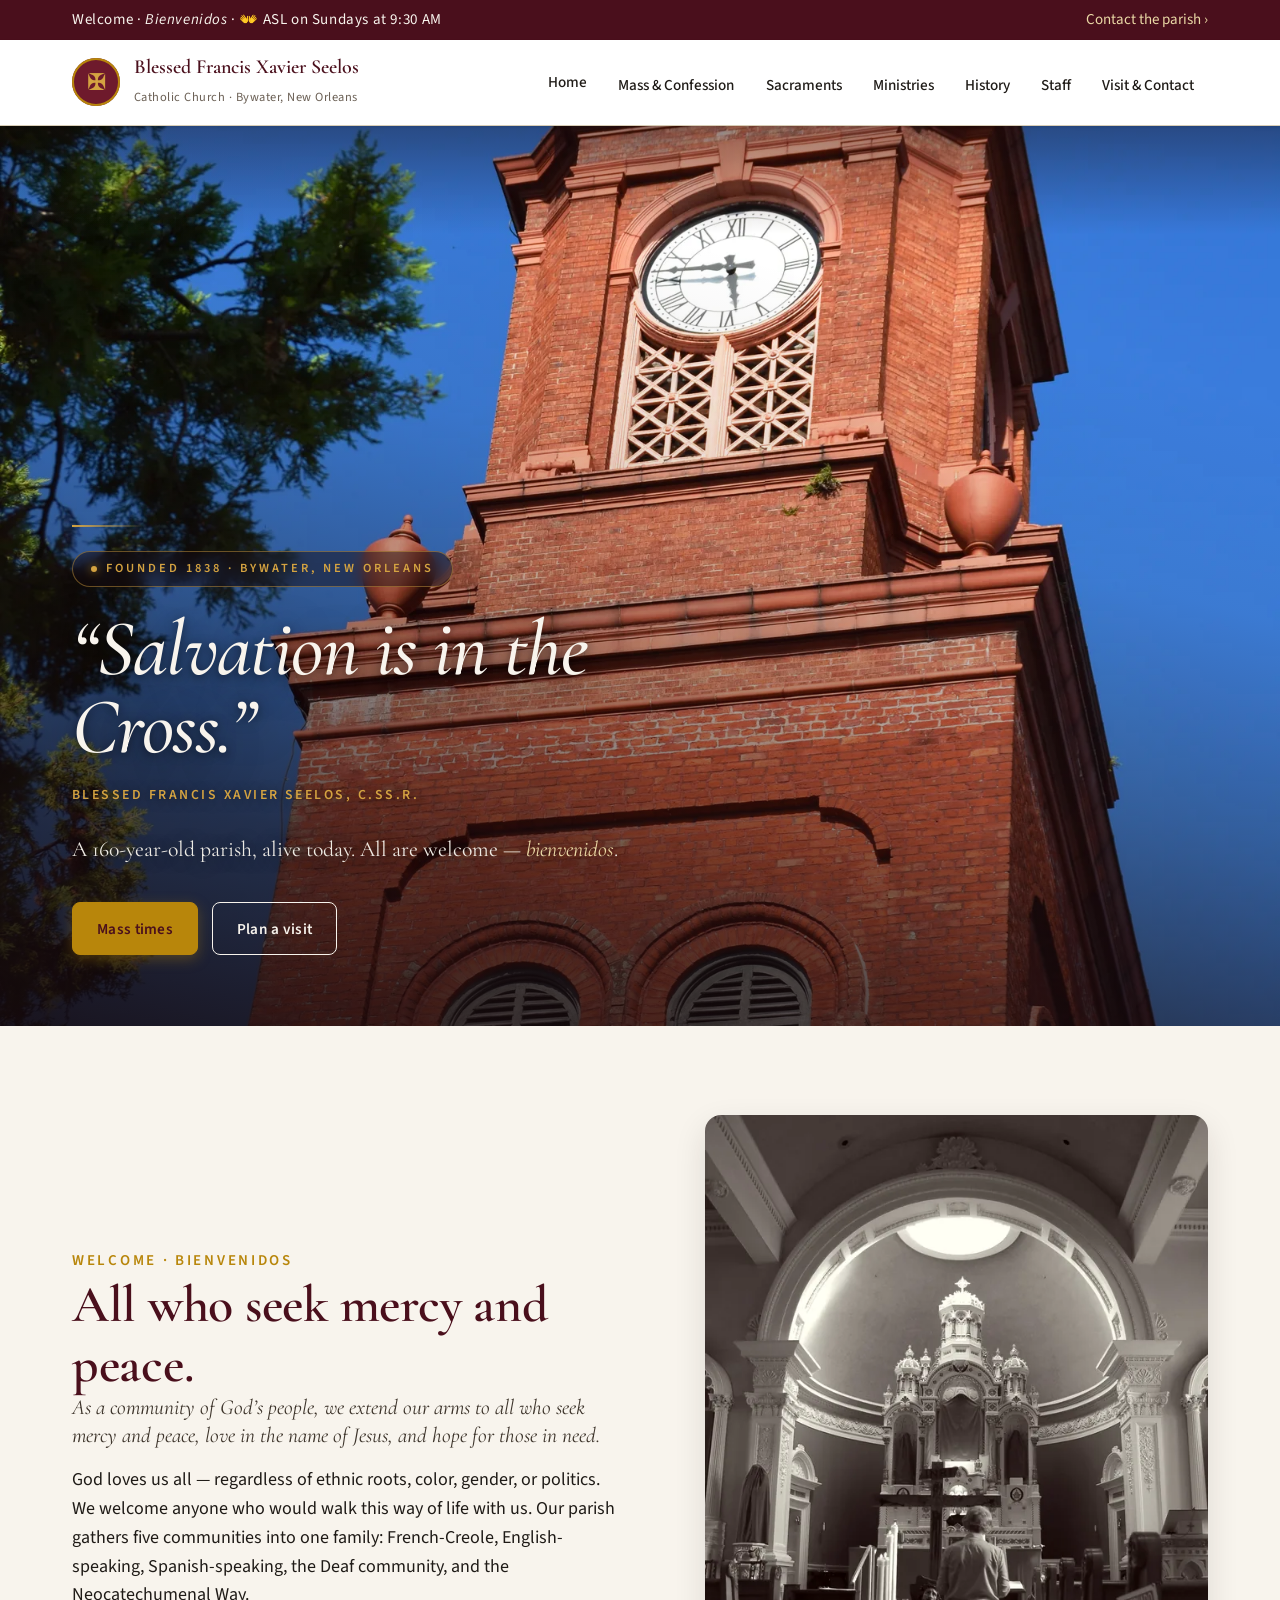
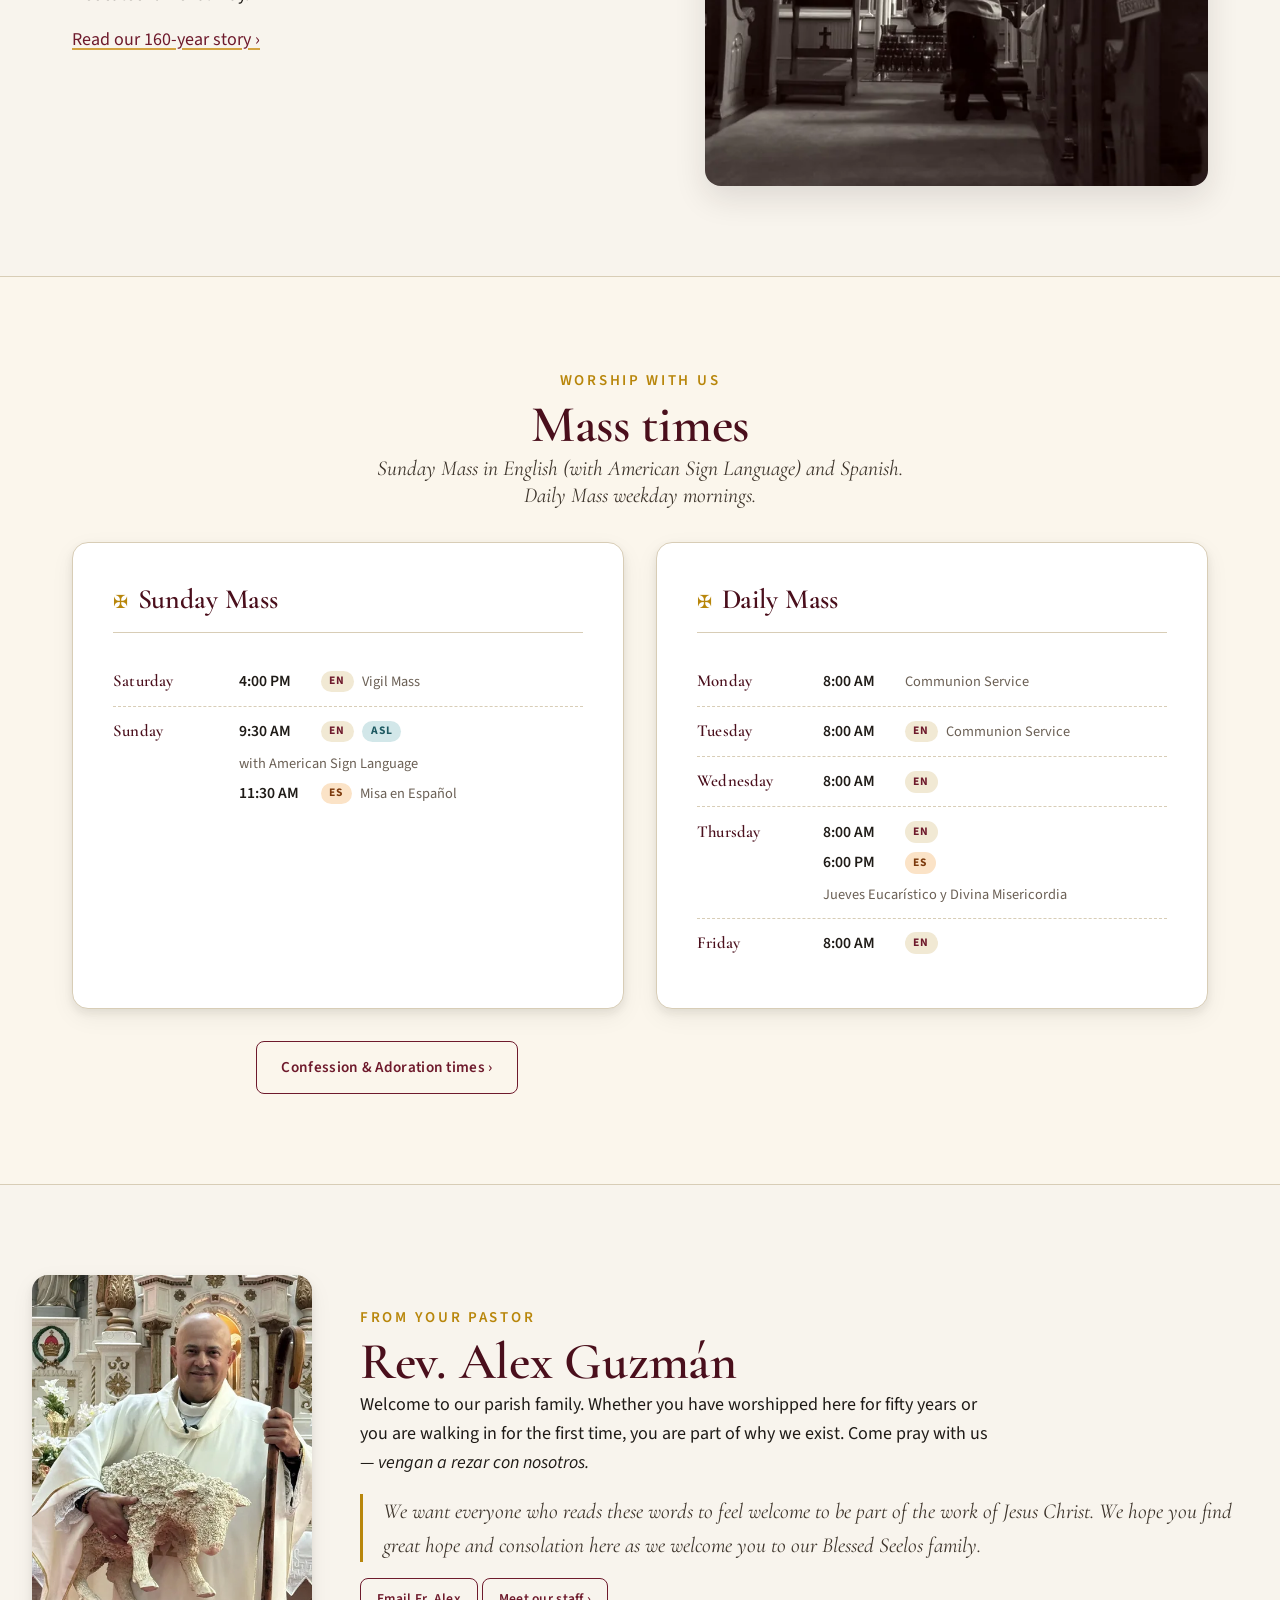
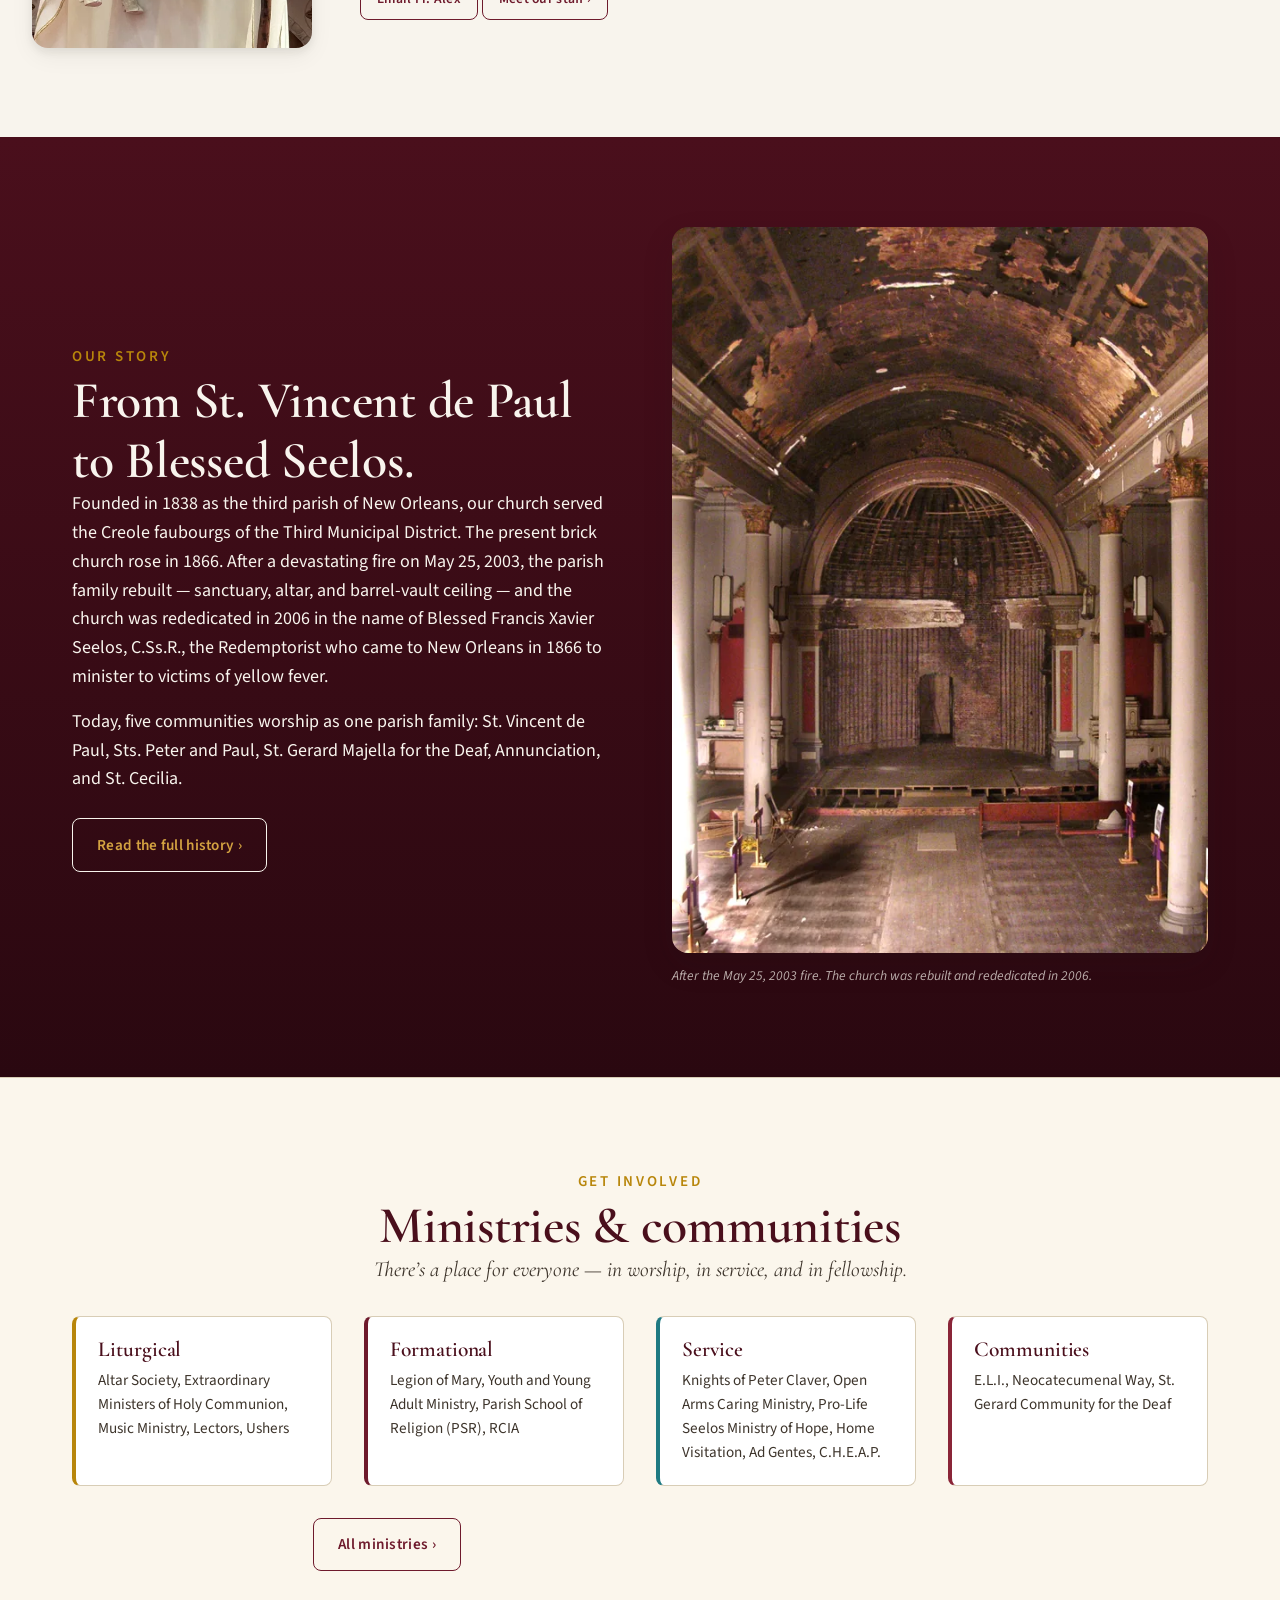
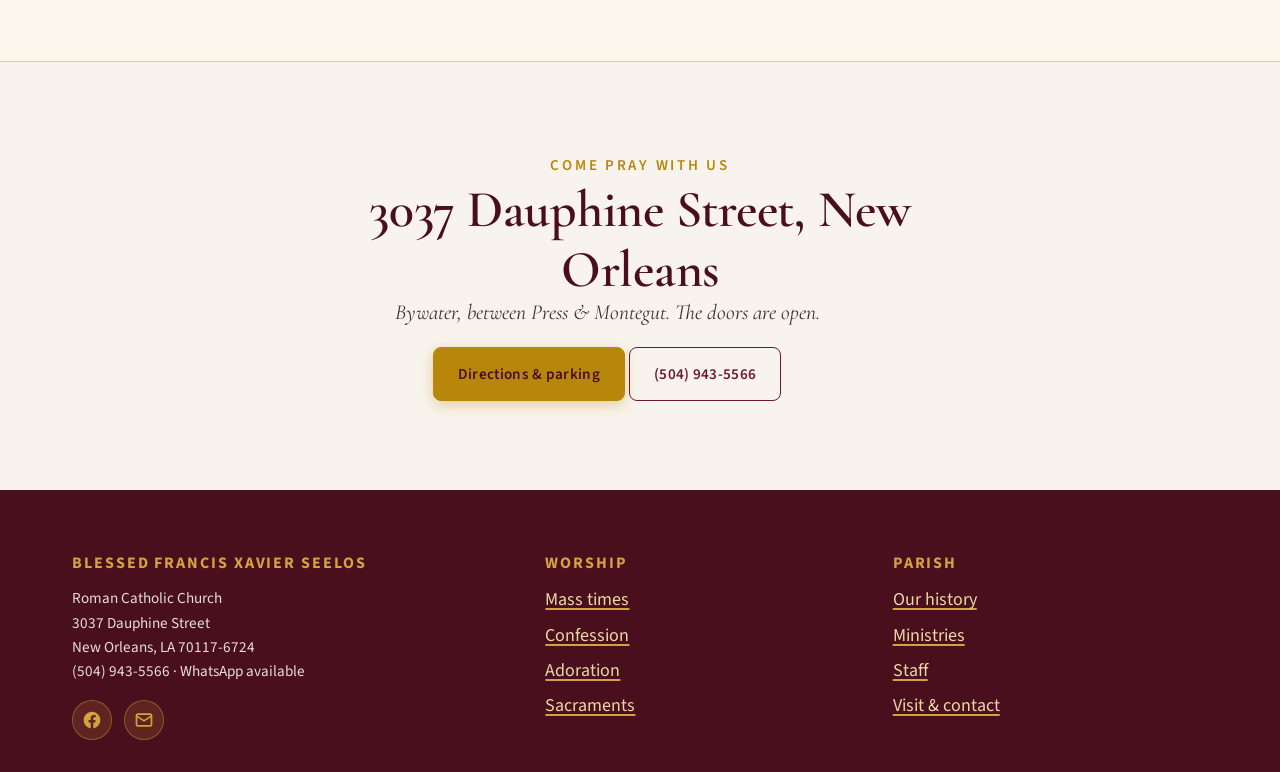
<file: index.html>
<!doctype html>
<html lang="en">
<head>
<meta charset="utf-8" />
<meta name="viewport" content="width=device-width, initial-scale=1" />
<title>Blessed Francis Xavier Seelos Catholic Church · New Orleans</title>
<meta name="description" content="Blessed Francis Xavier Seelos Catholic Church is a 160-year-old parish in the Bywater of New Orleans. Mass in English, Spanish, and American Sign Language. All are welcome." />
<meta name="theme-color" content="#6e1a2c" />
<link rel="icon" href="/assets/icons/favicon.ico" sizes="any" />
<link rel="icon" href="/assets/icons/favicon-32.png" type="image/png" sizes="32x32" />
<link rel="apple-touch-icon" href="/assets/icons/favicon-180.png" />
<link rel="canonical" href="https://seeloschurchno.org/" />

<!-- Open Graph / Facebook -->
<meta property="og:type" content="website" />
<meta property="og:title" content="Blessed Francis Xavier Seelos Catholic Church" />
<meta property="og:description" content="A welcoming, multicultural Catholic parish in the Bywater of New Orleans. Mass in English, Spanish, and American Sign Language." />
<meta property="og:url" content="https://seeloschurchno.org/" />
<meta property="og:image" content="https://seeloschurchno.org/assets/img/og.jpg" />
<meta property="og:image:width" content="1200" />
<meta property="og:image:height" content="630" />
<meta property="og:locale" content="en_US" />
<meta property="og:locale:alternate" content="es_US" />
<meta name="twitter:card" content="summary_large_image" />

<!-- Preload hero image (mobile-first source) -->
<link rel="preload" as="image" href="/assets/img/hero-tower-1200.webp" type="image/webp"
      imagesrcset="/assets/img/hero-tower-800.webp 800w, /assets/img/hero-tower-1200.webp 1200w, /assets/img/hero-tower-1600.webp 1600w, /assets/img/hero-tower-2400.webp 2400w"
      imagesizes="100vw" />

<!-- Fonts: weight-trimmed and async-loaded -->
<link rel="preconnect" href="https://fonts.googleapis.com" />
<link rel="preconnect" href="https://fonts.gstatic.com" crossorigin />
<link rel="stylesheet" href="https://fonts.googleapis.com/css2?family=Cormorant+Garamond:ital,wght@0,400;0,500;0,600;0,700;1,400;1,600&family=Source+Sans+3:wght@400;500;600;700&display=swap" />
<link rel="stylesheet" href="/assets/css/styles.css?v=202604301646" />

<!-- Structured data: Catholic Church -->
<script type="application/ld+json">
{
  "@context": "https://schema.org",
  "@type": "CatholicChurch",
  "name": "Blessed Francis Xavier Seelos Catholic Church",
  "alternateName": "Parish of Blessed Francis Xavier Seelos",
  "url": "https://seeloschurchno.org/",
  "logo": "https://seeloschurchno.org/assets/icons/favicon-180.png",
  "image": "https://seeloschurchno.org/assets/img/og.jpg",
  "telephone": "+1-504-943-5566",
  "faxNumber": "+1-504-943-5501",
  "email": "Seeloschurchno@arch-no.org",
  "address": {
    "@type": "PostalAddress",
    "streetAddress": "3037 Dauphine Street",
    "addressLocality": "New Orleans",
    "addressRegion": "LA",
    "postalCode": "70117",
    "addressCountry": "US"
  },
  "geo": {
    "@type": "GeoCoordinates",
    "latitude": "29.9651",
    "longitude": "-90.0479"
  },
  "openingHours": [
    "Mo-Fr 09:30-16:30"
  ],
  "sameAs": [
    "https://www.facebook.com/FrancisXavierSeelosParish/"
  ]
}
</script>
</head>
<body>
<a href="#main" class="skip-link">Skip to main content</a>

<div class="top-bar" role="region" aria-label="Welcome">
  <div class="container top-bar__inner">
    <span class="top-bar__welcome">Welcome · <em>Bienvenidos</em> · 👐 ASL on Sundays at 9:30&nbsp;AM</span>
    <a href="/visit.html#contact">Contact the parish &rsaquo;</a>
  </div>
</div>

<header class="site-header" role="banner">
  <div class="container site-header__inner">
    <a class="brand" href="/" aria-label="Blessed Francis Xavier Seelos Catholic Church — Home">
      <span class="brand__mark" aria-hidden="true">✠</span>
      <span>
        <span class="brand__name">Blessed Francis Xavier Seelos</span><br />
        <span class="brand__sub">Catholic Church · Bywater, New Orleans</span>
      </span>
    </a>
    <button class="nav-toggle" type="button"
            aria-controls="primary-nav" aria-expanded="false" aria-label="Open menu"
            data-nav-toggle>
      <span class="nav-toggle__bars" aria-hidden="true"></span>
    </button>
    <nav class="primary-nav" id="primary-nav" aria-label="Primary" data-nav data-open="false">
      <ul>
        <li><a href="/">Home</a></li>
        <li><a href="/mass-times.html">Mass &amp; Confession</a></li>
        <li><a href="/sacraments.html">Sacraments</a></li>
        <li><a href="/ministries.html">Ministries</a></li>
        <li><a href="/history.html">History</a></li>
        <li><a href="/staff.html">Staff</a></li>
        <li><a href="/visit.html">Visit &amp; Contact</a></li>
      </ul>
    </nav>
  </div>
</header>

<main id="main">

  <!-- ====== HERO — Cinematic full-bleed ====== -->
  <section class="hero" aria-labelledby="hero-title">
    <div class="hero__photo">
      <picture>
        <source type="image/webp"
                srcset="/assets/img/hero-tower-800.webp 800w,
                        /assets/img/hero-tower-1200.webp 1200w,
                        /assets/img/hero-tower-1600.webp 1600w,
                        /assets/img/hero-tower-2400.webp 2400w"
                sizes="100vw" />
        <img src="/assets/img/hero-tower-1600.jpg"
             srcset="/assets/img/hero-tower-800.jpg 800w,
                     /assets/img/hero-tower-1200.jpg 1200w,
                     /assets/img/hero-tower-1600.jpg 1600w,
                     /assets/img/hero-tower-2400.jpg 2400w"
             sizes="100vw"
             alt="The full red-brick façade and clock tower of Blessed Francis Xavier Seelos Church rising against a deep blue New Orleans sky"
             fetchpriority="high"
             width="1600" height="2400" />
      </picture>
    </div>
    <div class="hero__overlay" aria-hidden="true"></div>
    <div class="hero__content">
      <div class="container">
        <div class="hero__inner">
          <span class="hero__eyebrow">Founded 1838 · Bywater, New Orleans</span>
          <h1 id="hero-title">&ldquo;Salvation is in the Cross.&rdquo;</h1>
          <span class="hero__attribution">Blessed Francis Xavier Seelos, C.Ss.R.</span>
          <p class="hero__sub">A 160-year-old parish, alive today. All are welcome &mdash; <em>bienvenidos</em>.</p>
          <div class="hero__cta">
            <a class="btn btn--primary" href="/mass-times.html">Mass times</a>
            <a class="btn btn--secondary" href="/visit.html">Plan a visit</a>
          </div>
        </div>
      </div>
    </div>
  </section>

  <!-- ====== WELCOME ====== -->
  <section class="section" aria-labelledby="welcome-title">
    <div class="container welcome">
      <div class="welcome__content" data-reveal>
        <span class="eyebrow">Welcome · Bienvenidos</span>
        <h2 id="welcome-title">All who seek mercy and peace.</h2>
        <p class="lead">As a community of God&rsquo;s people, we extend our arms to all who seek mercy and peace, love in the name of Jesus, and hope for those in need.</p>
        <p>God loves us all &mdash; regardless of ethnic roots, color, gender, or politics. We welcome anyone who would walk this way of life with us. Our parish gathers five communities into one family: French-Creole, English-speaking, Spanish-speaking, the Deaf community, and the Neocatechumenal Way.</p>
        <p><a href="/history.html">Read our 160-year story &rsaquo;</a></p>
      </div>
      <div class="welcome__media" data-reveal>
        <picture>
          <source type="image/webp"
                  srcset="/assets/img/good-friday-kneeling-600.webp 600w, /assets/img/good-friday-kneeling-900.webp 900w, /assets/img/good-friday-kneeling-1400.webp 1400w"
                  sizes="(min-width: 900px) 45vw, 100vw" />
          <img src="/assets/img/good-friday-kneeling-900.jpg"
               srcset="/assets/img/good-friday-kneeling-600.jpg 600w, /assets/img/good-friday-kneeling-900.jpg 900w, /assets/img/good-friday-kneeling-1400.jpg 1400w"
               sizes="(min-width: 900px) 45vw, 100vw"
               alt="A black-and-white photograph of a parishioner kneeling in prayer before the altar of Seelos Church on Good Friday"
               loading="lazy" width="900" height="1245" />
        </picture>
      </div>
    </div>
  </section>

  <!-- ====== MASS TIMES TEASER ====== -->
  <section class="section section--feature" aria-labelledby="mass-title">
    <div class="container">
      <div class="text-center mb-6">
        <span class="eyebrow">Worship with us</span>
        <h2 id="mass-title">Mass times</h2>
        <p class="lead" style="max-width: 60ch; margin-inline: auto;">Sunday Mass in English (with American Sign Language) and Spanish. Daily Mass weekday mornings.</p>
      </div>

      <div class="grid grid-2">
        <div class="schedule">
          <div class="schedule__title">
            <span class="schedule__title-icon" aria-hidden="true">✠</span>
            <h3>Sunday Mass</h3>
          </div>

          <div class="schedule__row" data-day="saturday">
            <span class="schedule__day">Saturday</span>
            <div class="schedule__times">
              <div class="schedule__entry">
                <span class="schedule__time">4:00 PM</span>
                <span class="schedule__lang lang-en">EN</span>
                <span class="schedule__note">Vigil Mass</span>
              </div>
            </div>
          </div>

          <div class="schedule__row" data-day="sunday">
            <span class="schedule__day">Sunday</span>
            <div class="schedule__times">
              <div class="schedule__entry">
                <span class="schedule__time">9:30 AM</span>
                <span class="schedule__lang lang-en">EN</span>
                <span class="schedule__lang lang-asl">ASL</span>
                <span class="schedule__note">with American Sign Language</span>
              </div>
              <div class="schedule__entry">
                <span class="schedule__time">11:30 AM</span>
                <span class="schedule__lang lang-es">ES</span>
                <span class="schedule__note">Misa en Español</span>
              </div>
            </div>
          </div>
        </div>

        <div class="schedule">
          <div class="schedule__title">
            <span class="schedule__title-icon" aria-hidden="true">✠</span>
            <h3>Daily Mass</h3>
          </div>

          <div class="schedule__row" data-day="monday">
            <span class="schedule__day">Monday</span>
            <div class="schedule__times">
              <div class="schedule__entry">
                <span class="schedule__time">8:00 AM</span>
                <span class="schedule__note">Communion Service</span>
              </div>
            </div>
          </div>
          <div class="schedule__row" data-day="tuesday">
            <span class="schedule__day">Tuesday</span>
            <div class="schedule__times">
              <div class="schedule__entry">
                <span class="schedule__time">8:00 AM</span>
                <span class="schedule__lang lang-en">EN</span>
                <span class="schedule__note">Communion Service</span>
              </div>
            </div>
          </div>
          <div class="schedule__row" data-day="wednesday">
            <span class="schedule__day">Wednesday</span>
            <div class="schedule__times">
              <div class="schedule__entry">
                <span class="schedule__time">8:00 AM</span>
                <span class="schedule__lang lang-en">EN</span>
              </div>
            </div>
          </div>
          <div class="schedule__row" data-day="thursday">
            <span class="schedule__day">Thursday</span>
            <div class="schedule__times">
              <div class="schedule__entry">
                <span class="schedule__time">8:00 AM</span>
                <span class="schedule__lang lang-en">EN</span>
              </div>
              <div class="schedule__entry">
                <span class="schedule__time">6:00 PM</span>
                <span class="schedule__lang lang-es">ES</span>
                <span class="schedule__note">Jueves Eucarístico y Divina Misericordia</span>
              </div>
            </div>
          </div>
          <div class="schedule__row" data-day="friday">
            <span class="schedule__day">Friday</span>
            <div class="schedule__times">
              <div class="schedule__entry">
                <span class="schedule__time">8:00 AM</span>
                <span class="schedule__lang lang-en">EN</span>
              </div>
            </div>
          </div>
        </div>
      </div>

      <p class="text-center mt-6">
        <a class="btn btn--ghost" href="/mass-times.html">Confession &amp; Adoration times &rsaquo;</a>
      </p>
    </div>
  </section>

  <!-- ====== PASTOR ====== -->
  <section class="section" aria-labelledby="pastor-title">
    <div class="container container--wide">
      <div class="pastor">
        <div class="pastor__photo" data-reveal>
          <picture>
            <source type="image/webp"
                    srcset="/assets/img/pastor-guzman-480.webp 480w, /assets/img/pastor-guzman-800.webp 800w, /assets/img/pastor-guzman-1200.webp 1200w"
                    sizes="(min-width: 800px) 280px, 80vw" />
            <img src="/assets/img/pastor-guzman-800.jpg"
                 srcset="/assets/img/pastor-guzman-480.jpg 480w, /assets/img/pastor-guzman-800.jpg 800w"
                 sizes="(min-width: 800px) 280px, 80vw"
                 alt="Father Alex Guzmán in white vestments, holding a sculpted lamb and a shepherd&rsquo;s crook, smiling at the camera in the sanctuary"
                 loading="lazy" width="800" height="1067" />
          </picture>
        </div>
        <div class="pastor__content" data-reveal>
          <span class="eyebrow">From your pastor</span>
          <h2 id="pastor-title">Rev. Alex Guzmán</h2>
          <p>Welcome to our parish family. Whether you have worshipped here for fifty years or you are walking in for the first time, you are part of why we exist. Come pray with us &mdash; <em>vengan a rezar con nosotros.</em></p>
          <blockquote>
            We want everyone who reads these words to feel welcome to be part of the work of Jesus Christ. We hope you find great hope and consolation here as we welcome you to our Blessed Seelos family.
          </blockquote>
          <p>
            <a class="btn btn--ghost btn--small" href="mailto:pastor@bfs.nocoxmail.com">Email Fr. Alex</a>
            <a class="btn btn--ghost btn--small" href="/staff.html">Meet our staff &rsaquo;</a>
          </p>
        </div>
      </div>
    </div>
  </section>

  <!-- ====== HISTORY TEASER ====== -->
  <section class="section section--dark" aria-labelledby="story-title">
    <div class="container">
      <div class="grid grid-2" style="align-items: center; gap: 4rem;">
        <div data-reveal>
          <span class="eyebrow">Our story</span>
          <h2 id="story-title" style="color: var(--color-cream);">From St. Vincent de Paul to Blessed Seelos.</h2>
          <p>Founded in 1838 as the third parish of New Orleans, our church served the Creole faubourgs of the Third Municipal District. The present brick church rose in 1866. After a devastating fire on May 25, 2003, the parish family rebuilt &mdash; sanctuary, altar, and barrel-vault ceiling &mdash; and the church was rededicated in 2006 in the name of Blessed Francis Xavier Seelos, C.Ss.R., the Redemptorist who came to New Orleans in 1866 to minister to victims of yellow fever.</p>
          <p>Today, five communities worship as one parish family: St. Vincent de Paul, Sts. Peter and Paul, St. Gerard Majella for the Deaf, Annunciation, and St. Cecilia.</p>
          <p style="margin-top: 1.5rem;"><a class="btn btn--secondary" href="/history.html">Read the full history &rsaquo;</a></p>
        </div>
        <div data-reveal>
          <picture>
            <source type="image/webp"
                    srcset="/assets/img/fire-damage-2003-600.webp 600w, /assets/img/fire-damage-2003-900.webp 900w, /assets/img/fire-damage-2003-1400.webp 1400w"
                    sizes="(min-width: 768px) 45vw, 90vw" />
            <img src="/assets/img/fire-damage-2003-900.jpg"
                 srcset="/assets/img/fire-damage-2003-600.jpg 600w, /assets/img/fire-damage-2003-900.jpg 900w, /assets/img/fire-damage-2003-1400.jpg 1400w"
                 sizes="(min-width: 768px) 45vw, 90vw"
                 alt="Interior of the church after the May 2003 fire — the charred barrel-vault ceiling and stripped sanctuary"
                 loading="lazy" width="900" height="1219"
                 style="border-radius: var(--radius-lg); box-shadow: var(--shadow-lg);" />
          </picture>
          <p style="font-size: 0.85rem; color: rgba(248, 244, 237, 0.7); margin-top: 0.75rem; font-style: italic;">After the May 25, 2003 fire. The church was rebuilt and rededicated in 2006.</p>
        </div>
      </div>
    </div>
  </section>

  <!-- ====== MINISTRIES TEASER ====== -->
  <section class="section section--feature" aria-labelledby="ministries-title">
    <div class="container">
      <div class="text-center mb-6">
        <span class="eyebrow">Get involved</span>
        <h2 id="ministries-title">Ministries &amp; communities</h2>
        <p class="lead" style="max-width: 60ch; margin-inline: auto;">There&rsquo;s a place for everyone &mdash; in worship, in service, and in fellowship.</p>
      </div>

      <div class="grid grid-4">
        <div class="tile tile--liturgical">
          <h4>Liturgical</h4>
          <p>Altar Society, Extraordinary Ministers of Holy Communion, Music Ministry, Lectors, Ushers</p>
        </div>
        <div class="tile tile--formational">
          <h4>Formational</h4>
          <p>Legion of Mary, Youth and Young Adult Ministry, Parish School of Religion (PSR), RCIA</p>
        </div>
        <div class="tile tile--service">
          <h4>Service</h4>
          <p>Knights of Peter Claver, Open Arms Caring Ministry, Pro-Life Seelos Ministry of Hope, Home Visitation, Ad Gentes, C.H.E.A.P.</p>
        </div>
        <div class="tile tile--community">
          <h4>Communities</h4>
          <p>E.L.I., Neocatecumenal Way, St. Gerard Community for the Deaf</p>
        </div>
      </div>

      <p class="text-center mt-6">
        <a class="btn btn--ghost" href="/ministries.html">All ministries &rsaquo;</a>
      </p>
    </div>
  </section>

  <!-- ====== VISIT CTA ====== -->
  <section class="section" aria-labelledby="visit-title">
    <div class="container container--narrow text-center">
      <span class="eyebrow">Come pray with us</span>
      <h2 id="visit-title">3037 Dauphine Street, New Orleans</h2>
      <p class="lead">Bywater, between Press &amp; Montegut. The doors are open.</p>
      <p style="margin-top: 1.25rem;">
        <a class="btn btn--primary" href="/visit.html">Directions &amp; parking</a>
        <a class="btn btn--ghost" href="tel:+15049435566">(504) 943-5566</a>
      </p>
    </div>
  </section>

</main>

<footer class="site-footer" role="contentinfo">
  <div class="container">
    <div class="site-footer__grid">
      <div class="site-footer__brand">
        <h4>Blessed Francis Xavier Seelos</h4>
        <p>Roman Catholic Church<br />
           3037 Dauphine Street<br />
           New Orleans, LA 70117-6724<br />
           (504) 943-5566 · WhatsApp available</p>
        <div class="social-links">
          <a href="https://www.facebook.com/FrancisXavierSeelosParish/" aria-label="Facebook" rel="noopener" target="_blank">
            <svg width="20" height="20" viewBox="0 0 24 24" fill="currentColor" aria-hidden="true"><path d="M22 12.06C22 6.5 17.52 2 12 2S2 6.5 2 12.06c0 5 3.66 9.15 8.44 9.94v-7.03H7.9v-2.91h2.54V9.85c0-2.51 1.49-3.89 3.77-3.89 1.09 0 2.24.2 2.24.2v2.46h-1.26c-1.24 0-1.63.77-1.63 1.56v1.88h2.78l-.45 2.91h-2.33V22c4.78-.79 8.44-4.94 8.44-9.94z"/></svg>
          </a>
          <a href="mailto:Seeloschurchno@arch-no.org" aria-label="Email">
            <svg width="20" height="20" viewBox="0 0 24 24" fill="none" stroke="currentColor" stroke-width="2" stroke-linecap="round" stroke-linejoin="round" aria-hidden="true"><rect x="3" y="5" width="18" height="14" rx="2"/><path d="M3 7l9 6 9-6"/></svg>
          </a>
        </div>
      </div>
      <div>
        <h4>Worship</h4>
        <ul>
          <li><a href="/mass-times.html">Mass times</a></li>
          <li><a href="/mass-times.html#confession">Confession</a></li>
          <li><a href="/mass-times.html#adoration">Adoration</a></li>
          <li><a href="/sacraments.html">Sacraments</a></li>
        </ul>
      </div>
      <div>
        <h4>Parish</h4>
        <ul>
          <li><a href="/history.html">Our history</a></li>
          <li><a href="/ministries.html">Ministries</a></li>
          <li><a href="/staff.html">Staff</a></li>
          <li><a href="/visit.html">Visit &amp; contact</a></l
</file>
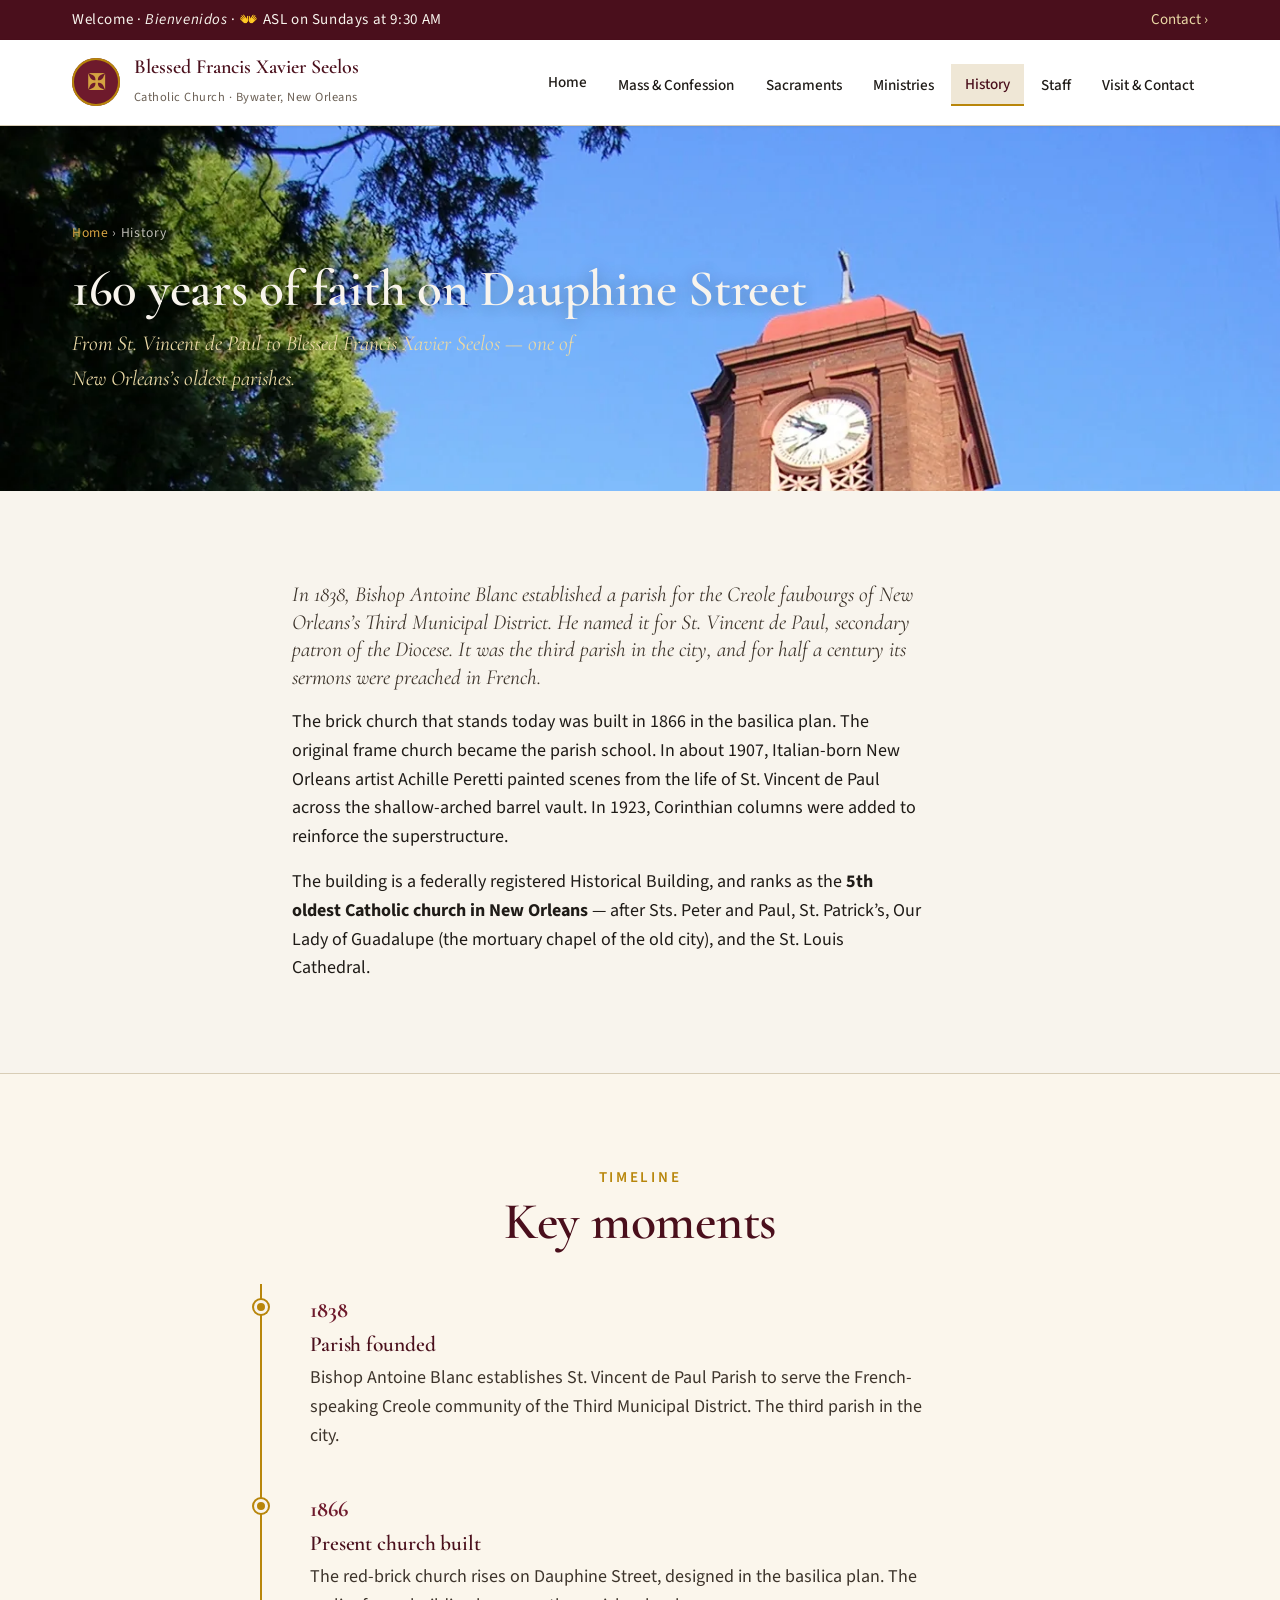
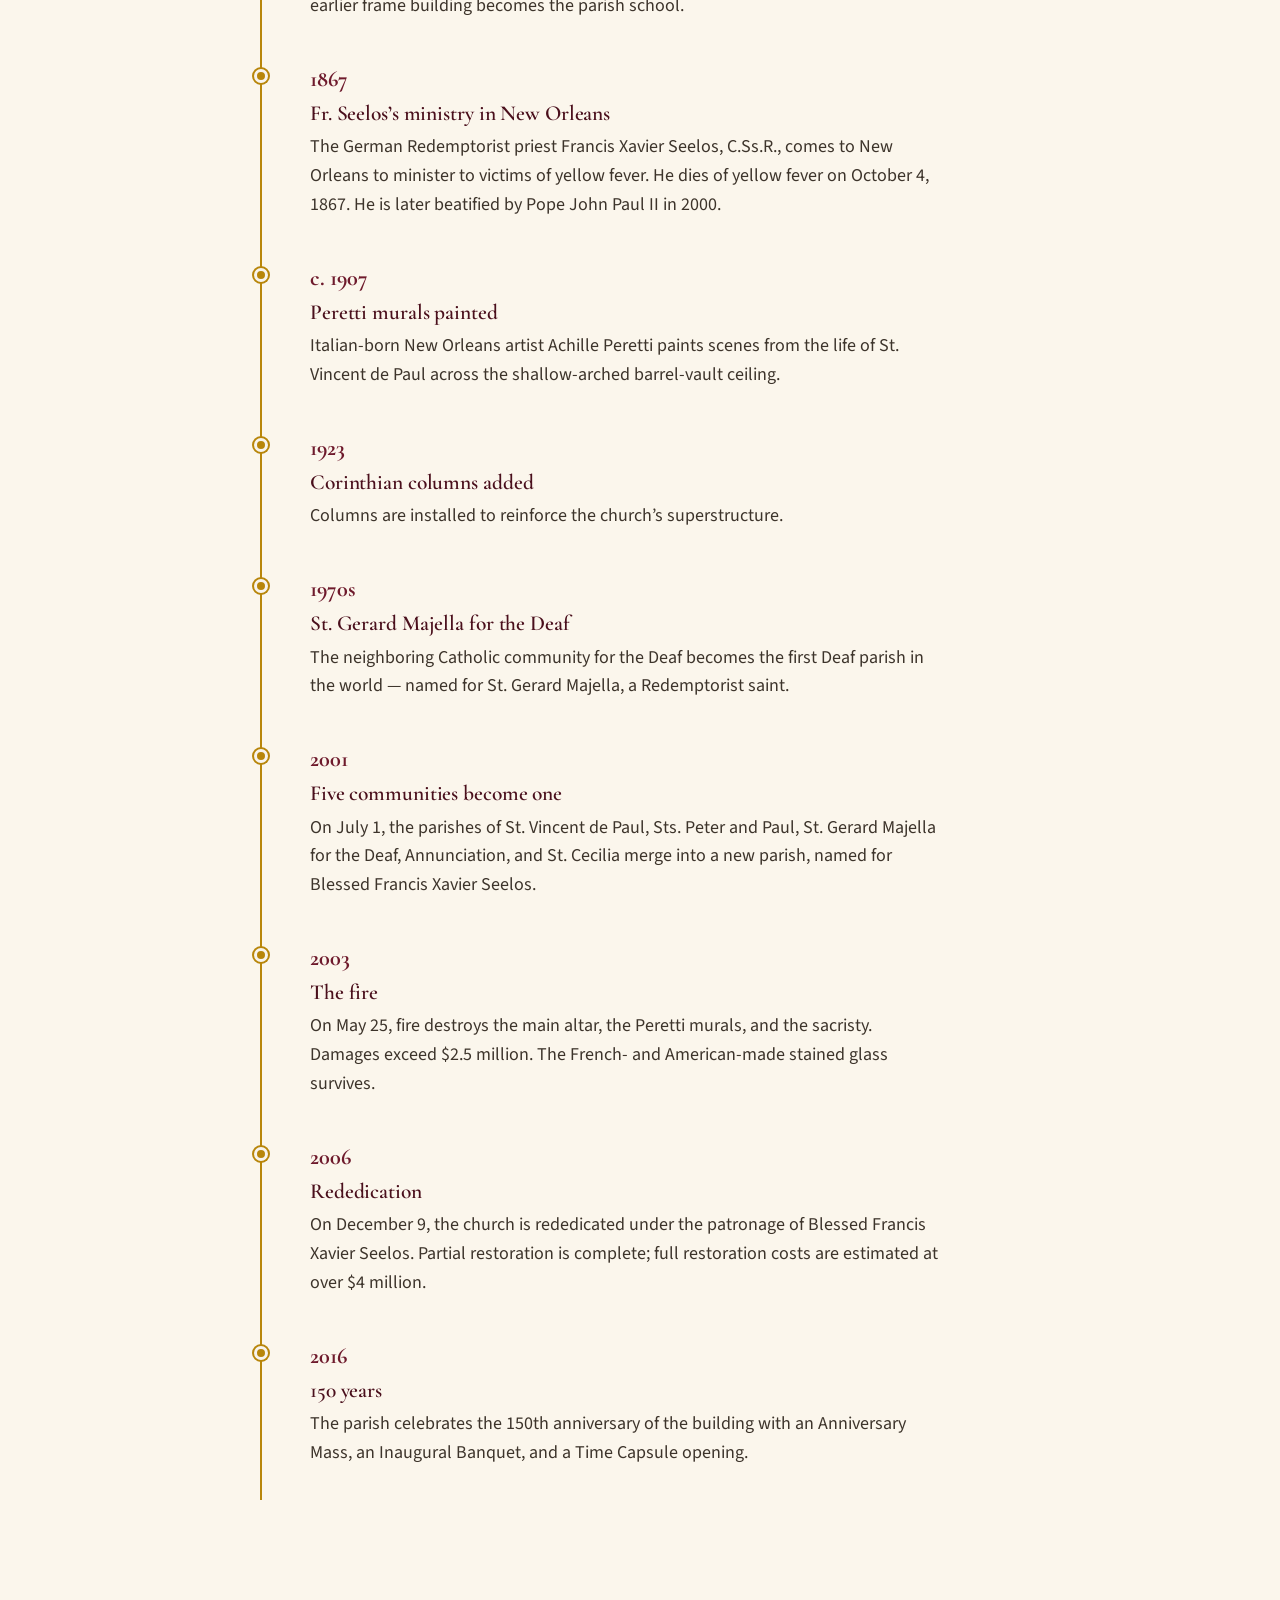
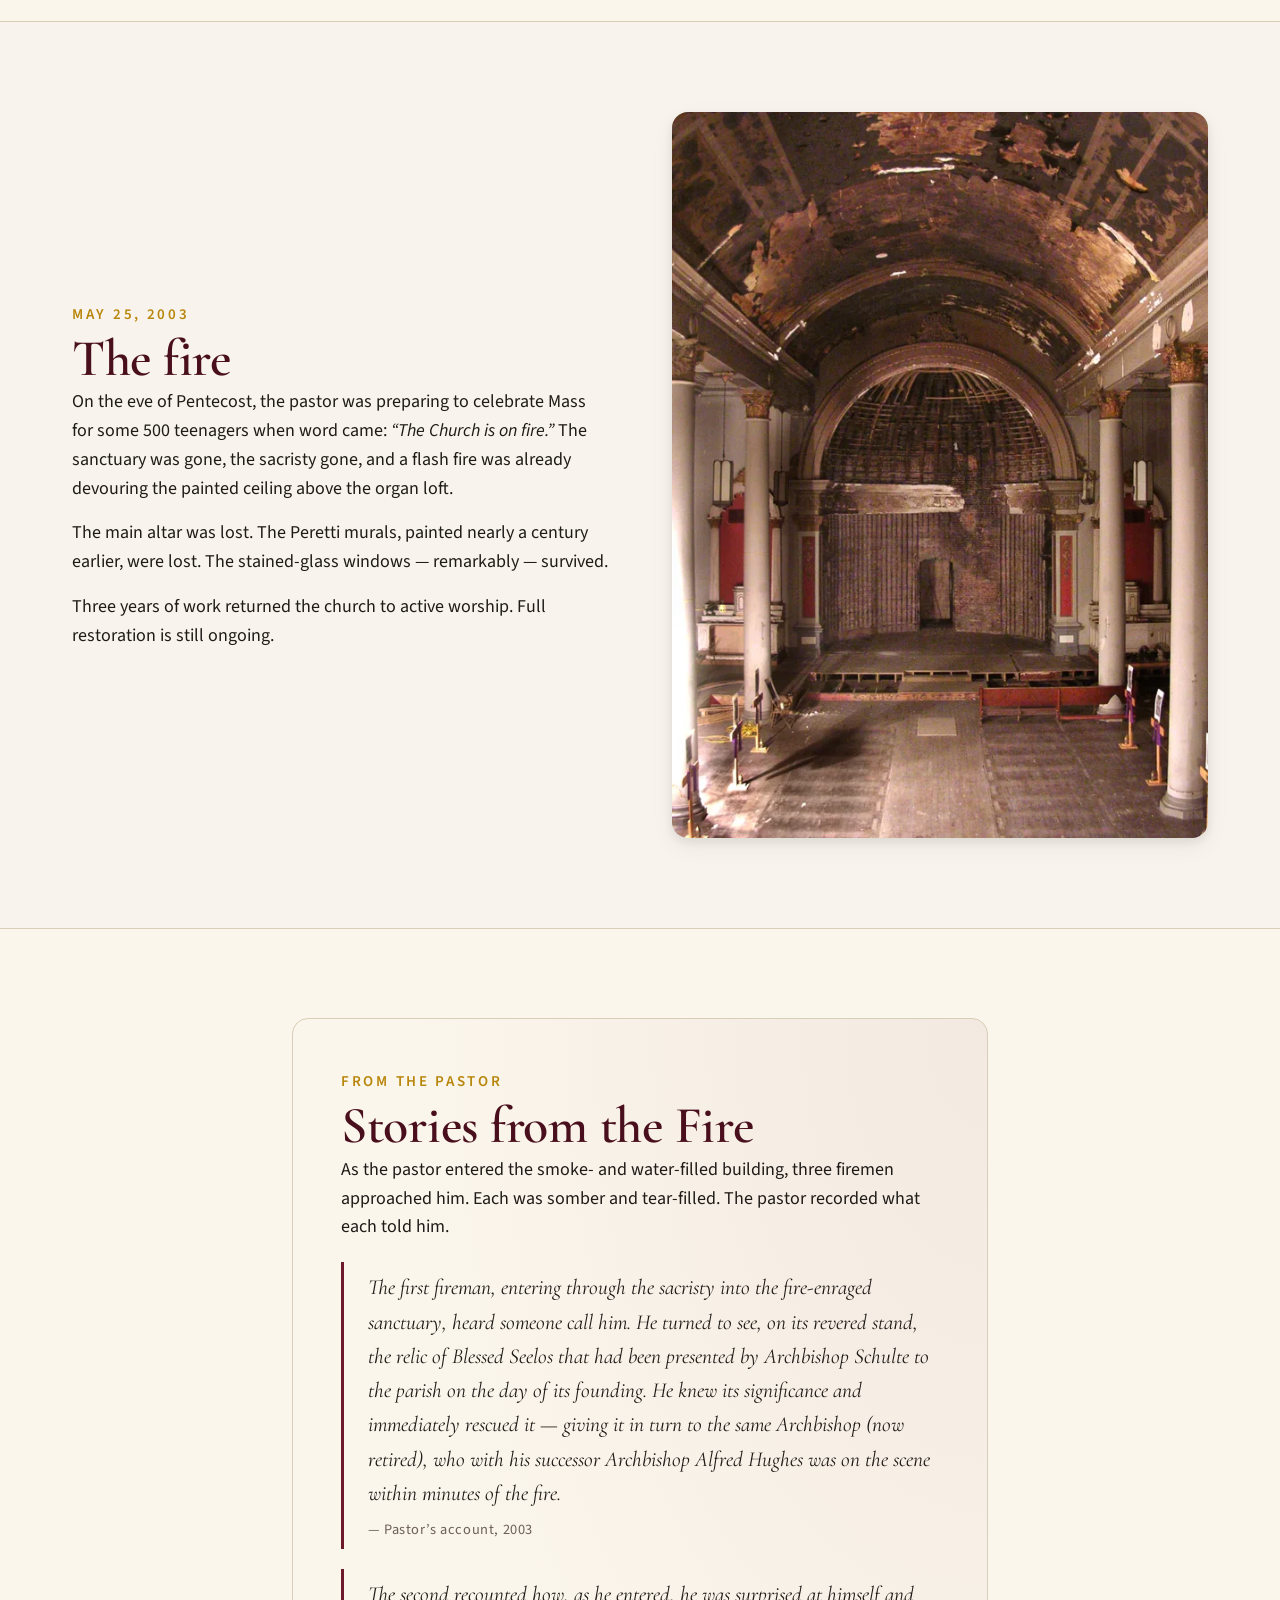
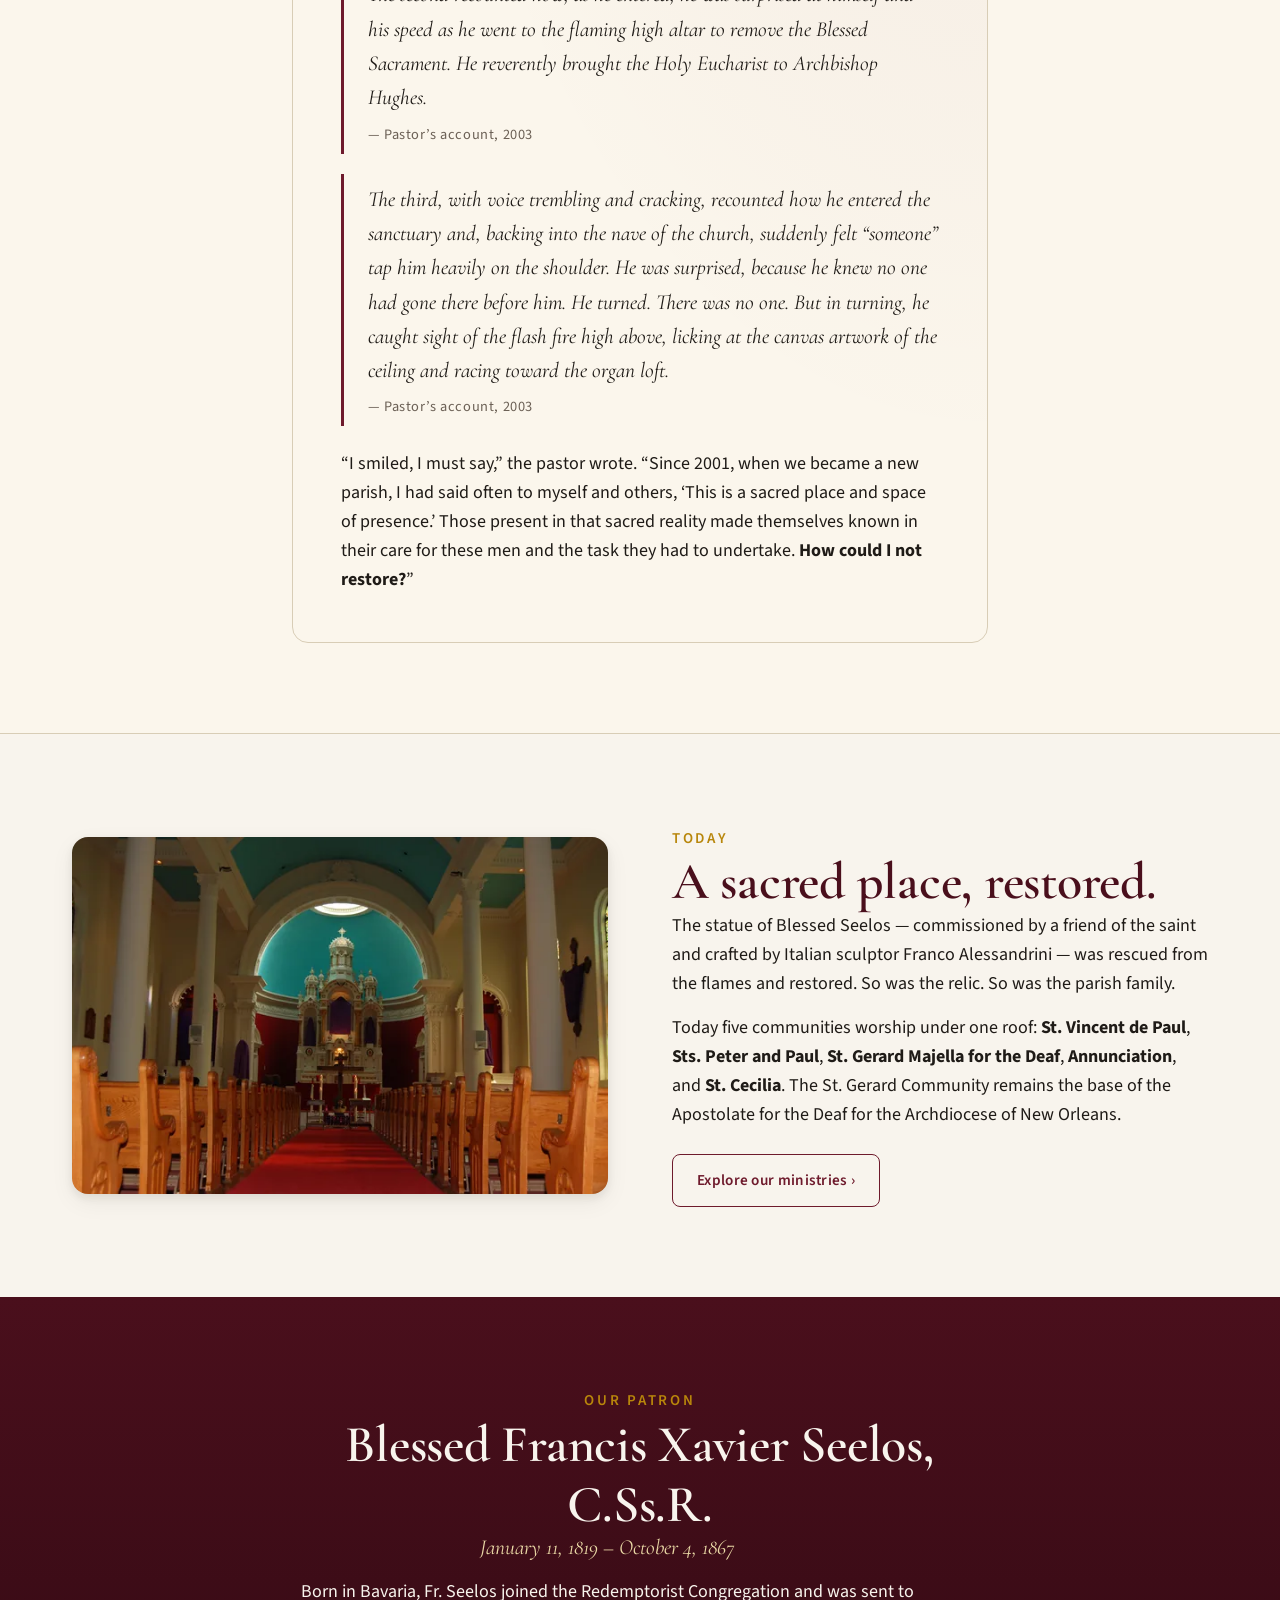
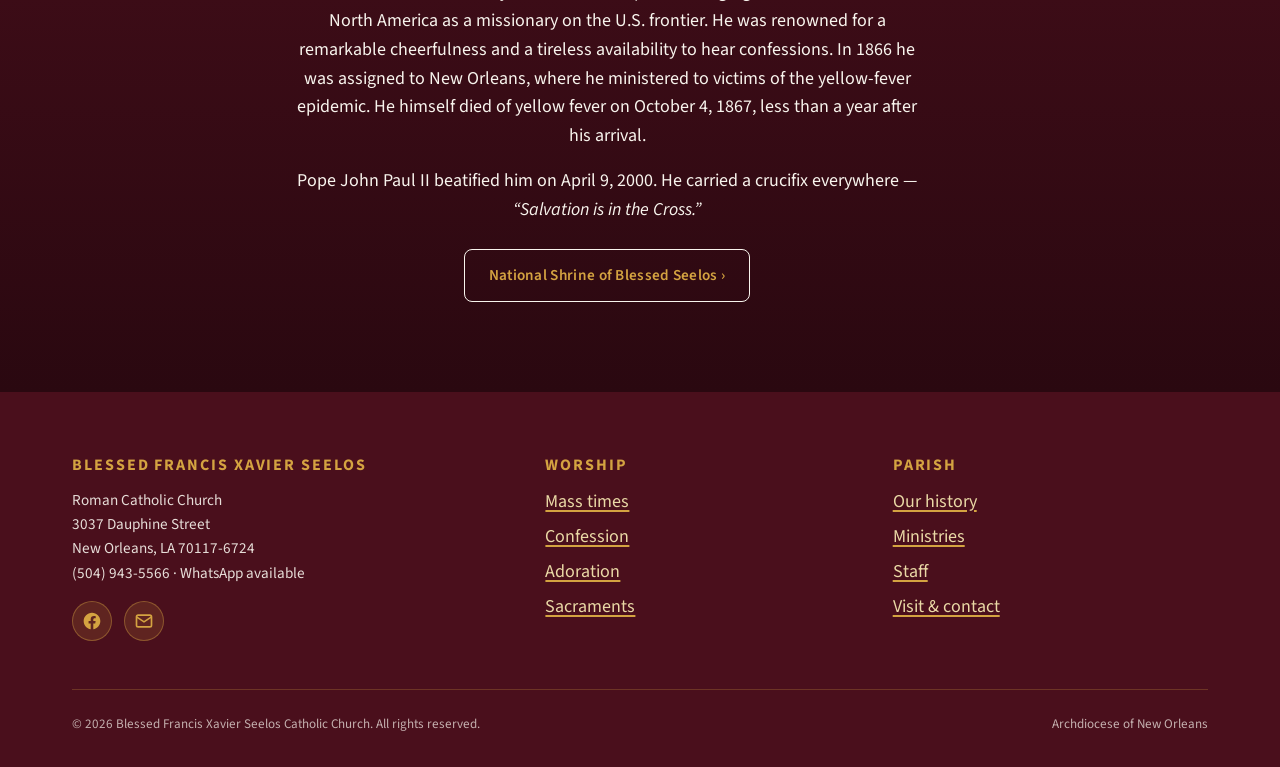
<file: history.html>
<!doctype html>
<html lang="en">
<head>
<meta charset="utf-8" />
<meta name="viewport" content="width=device-width, initial-scale=1" />
<title>Our History · Blessed Francis Xavier Seelos Catholic Church</title>
<meta name="description" content="From St. Vincent de Paul (1838) to Blessed Francis Xavier Seelos. The 160-year story of one of New Orleans's oldest Catholic parishes — including the 2003 fire and the rebuilding." />
<meta name="theme-color" content="#6e1a2c" />
<link rel="icon" href="/assets/icons/favicon.ico" />
<link rel="apple-touch-icon" href="/assets/icons/favicon-180.png" />
<link rel="canonical" href="https://seeloschurchno.org/history.html" />
<meta property="og:title" content="Our History — Blessed Francis Xavier Seelos Church" />
<meta property="og:description" content="Founded in 1838 as St. Vincent de Paul. Rebuilt after the 2003 fire. The 160-year story of a New Orleans parish." />
<meta property="og:image" content="https://seeloschurchno.org/assets/img/og.jpg" />
<meta property="og:type" content="article" />
<link rel="preconnect" href="https://fonts.googleapis.com" />
<link rel="preconnect" href="https://fonts.gstatic.com" crossorigin />
<link rel="stylesheet" href="https://fonts.googleapis.com/css2?family=Cormorant+Garamond:ital,wght@0,400;0,500;0,600;0,700;1,400&family=Source+Sans+3:wght@400;500;600;700&display=swap" />
<link rel="stylesheet" href="/assets/css/styles.css?v=202604301646" />
</head>
<body>
<a href="#main" class="skip-link">Skip to main content</a>

<div class="top-bar"><div class="container top-bar__inner"><span class="top-bar__welcome">Welcome · <em>Bienvenidos</em> · 👐 ASL on Sundays at 9:30&nbsp;AM</span><a href="/visit.html#contact">Contact &rsaquo;</a></div></div>

<header class="site-header" role="banner"><div class="container site-header__inner">
  <a class="brand" href="/" aria-label="Home"><span class="brand__mark" aria-hidden="true">✠</span><span><span class="brand__name">Blessed Francis Xavier Seelos</span><br/><span class="brand__sub">Catholic Church · Bywater, New Orleans</span></span></a>
  <button class="nav-toggle" type="button" aria-controls="primary-nav" aria-expanded="false" aria-label="Open menu" data-nav-toggle><span class="nav-toggle__bars" aria-hidden="true"></span></button>
  <nav class="primary-nav" id="primary-nav" aria-label="Primary" data-nav data-open="false"><ul>
    <li><a href="/">Home</a></li>
    <li><a href="/mass-times.html">Mass &amp; Confession</a></li>
    <li><a href="/sacraments.html">Sacraments</a></li>
    <li><a href="/ministries.html">Ministries</a></li>
    <li><a href="/history.html">History</a></li>
    <li><a href="/staff.html">Staff</a></li>
    <li><a href="/visit.html">Visit &amp; Contact</a></li>
  </ul></nav>
</div></header>

<main id="main">

  <section class="page-header" aria-labelledby="page-title">
    <div class="page-header__media">
      <picture>
        <source type="image/webp" srcset="/assets/img/interior-2005-900.webp 900w, /assets/img/interior-2005-1400.webp 1400w" sizes="100vw" />
        <img src="/assets/img/interior-2005-1400.jpg" alt="" width="1400" height="1867" style="object-position: center 25%;" />
      </picture>
    </div>
    <div class="container">
      <p class="breadcrumbs"><a href="/">Home</a> &rsaquo; History</p>
      <h1 id="page-title">160 years of faith on Dauphine Street</h1>
      <p class="page-header__sub">From St. Vincent de Paul to Blessed Francis Xavier Seelos &mdash; one of New Orleans&rsquo;s oldest parishes.</p>
    </div>
  </section>

  <section class="section">
    <div class="container container--narrow">
      <p class="lead">In 1838, Bishop Antoine Blanc established a parish for the Creole faubourgs of New Orleans&rsquo;s Third Municipal District. He named it for St. Vincent de Paul, secondary patron of the Diocese. It was the third parish in the city, and for half a century its sermons were preached in French.</p>
      <p>The brick church that stands today was built in 1866 in the basilica plan. The original frame church became the parish school. In about 1907, Italian-born New Orleans artist Achille Peretti painted scenes from the life of St. Vincent de Paul across the shallow-arched barrel vault. In 1923, Corinthian columns were added to reinforce the superstructure.</p>
      <p>The building is a federally registered Historical Building, and ranks as the <strong>5th oldest Catholic church in New Orleans</strong> &mdash; after Sts. Peter and Paul, St. Patrick&rsquo;s, Our Lady of Guadalupe (the mortuary chapel of the old city), and the St. Louis Cathedral.</p>
    </div>
  </section>

  <section class="section section--feature">
    <div class="container">
      <div class="text-center mb-6">
        <span class="eyebrow">Timeline</span>
        <h2>Key moments</h2>
      </div>

      <div class="container--narrow" style="margin-inline: auto;">
        <div class="timeline">
          <div class="timeline__entry"><span class="timeline__year">1838</span>
            <h3>Parish founded</h3>
            <p>Bishop Antoine Blanc establishes St. Vincent de Paul Parish to serve the French-speaking Creole community of the Third Municipal District. The third parish in the city.</p>
          </div>
          <div class="timeline__entry"><span class="timeline__year">1866</span>
            <h3>Present church built</h3>
            <p>The red-brick church rises on Dauphine Street, designed in the basilica plan. The earlier frame building becomes the parish school.</p>
          </div>
          <div class="timeline__entry"><span class="timeline__year">1867</span>
            <h3>Fr. Seelos&rsquo;s ministry in New Orleans</h3>
            <p>The German Redemptorist priest Francis Xavier Seelos, C.Ss.R., comes to New Orleans to minister to victims of yellow fever. He dies of yellow fever on October 4, 1867. He is later beatified by Pope John Paul II in 2000.</p>
          </div>
          <div class="timeline__entry"><span class="timeline__year">c. 1907</span>
            <h3>Peretti murals painted</h3>
            <p>Italian-born New Orleans artist Achille Peretti paints scenes from the life of St. Vincent de Paul across the shallow-arched barrel-vault ceiling.</p>
          </div>
          <div class="timeline__entry"><span class="timeline__year">1923</span>
            <h3>Corinthian columns added</h3>
            <p>Columns are installed to reinforce the church&rsquo;s superstructure.</p>
          </div>
          <div class="timeline__entry"><span class="timeline__year">1970s</span>
            <h3>St. Gerard Majella for the Deaf</h3>
            <p>The neighboring Catholic community for the Deaf becomes the first Deaf parish in the world &mdash; named for St. Gerard Majella, a Redemptorist saint.</p>
          </div>
          <div class="timeline__entry"><span class="timeline__year">2001</span>
            <h3>Five communities become one</h3>
            <p>On July 1, the parishes of St. Vincent de Paul, Sts. Peter and Paul, St. Gerard Majella for the Deaf, Annunciation, and St. Cecilia merge into a new parish, named for Blessed Francis Xavier Seelos.</p>
          </div>
          <div class="timeline__entry"><span class="timeline__year">2003</span>
            <h3>The fire</h3>
            <p>On May 25, fire destroys the main altar, the Peretti murals, and the sacristy. Damages exceed $2.5 million. The French- and American-made stained glass survives.</p>
          </div>
          <div class="timeline__entry"><span class="timeline__year">2006</span>
            <h3>Rededication</h3>
            <p>On December 9, the church is rededicated under the patronage of Blessed Francis Xavier Seelos. Partial restoration is complete; full restoration costs are estimated at over $4 million.</p>
          </div>
          <div class="timeline__entry"><span class="timeline__year">2016</span>
            <h3>150 years</h3>
            <p>The parish celebrates the 150th anniversary of the building with an Anniversary Mass, an Inaugural Banquet, and a Time Capsule opening.</p>
          </div>
        </div>
      </div>
    </div>
  </section>

  <section class="section">
    <div class="container">
      <div class="grid grid-2" style="align-items: center; gap: 4rem;">
        <div>
          <span class="eyebrow">May 25, 2003</span>
          <h2>The fire</h2>
          <p>On the eve of Pentecost, the pastor was preparing to celebrate Mass for some 500 teenagers when word came: <em>&ldquo;The Church is on fire.&rdquo;</em> The sanctuary was gone, the sacristy gone, and a flash fire was already devouring the painted ceiling above the organ loft.</p>
          <p>The main altar was lost. The Peretti murals, painted nearly a century earlier, were lost. The stained-glass windows &mdash; remarkably &mdash; survived.</p>
          <p>Three years of work returned the church to active worship. Full restoration is still ongoing.</p>
        </div>
        <div data-reveal>
          <picture>
            <source type="image/webp" srcset="/assets/img/fire-damage-2003-600.webp 600w, /assets/img/fire-damage-2003-900.webp 900w, /assets/img/fire-damage-2003-1400.webp 1400w" sizes="(min-width: 768px) 45vw, 90vw" />
            <img src="/assets/img/fire-damage-2003-900.jpg" alt="The interior of the church after the May 2003 fire — charred barrel-vault ceiling, stripped sanctuary, columns standing" loading="lazy" width="900" height="1219" style="border-radius: var(--radius-lg); box-shadow: var(--shadow);" />
          </picture>
        </div>
      </div>
    </div>
  </section>

  <section class="section section--feature">
    <div class="container container--narrow">
      <div class="fire-stories">
        <span class="eyebrow">From the pastor</span>
        <h2>Stories from the Fire</h2>
        <p>As the pastor entered the smoke- and water-filled building, three firemen approached him. Each was somber and tear-filled. The pastor recorded what each told him.</p>

        <blockquote>
          The first fireman, entering through the sacristy into the fire-enraged sanctuary, heard someone call him. He turned to see, on its revered stand, the relic of Blessed Seelos that had been presented by Archbishop Schulte to the parish on the day of its founding. He knew its significance and immediately rescued it &mdash; giving it in turn to the same Archbishop (now retired), who with his successor Archbishop Alfred Hughes was on the scene within minutes of the fire.
          <cite>— Pastor&rsquo;s account, 2003</cite>
        </blockquote>

        <blockquote>
          The second recounted how, as he entered, he was surprised at himself and his speed as he went to the flaming high altar to remove the Blessed Sacrament. He reverently brought the Holy Eucharist to Archbishop Hughes.
          <cite>— Pastor&rsquo;s account, 2003</cite>
        </blockquote>

        <blockquote>
          The third, with voice trembling and cracking, recounted how he entered the sanctuary and, backing into the nave of the church, suddenly felt &ldquo;someone&rdquo; tap him heavily on the shoulder. He was surprised, because he knew no one had gone there before him. He turned. There was no one. But in turning, he caught sight of the flash fire high above, licking at the canvas artwork of the ceiling and racing toward the organ loft.
          <cite>— Pastor&rsquo;s account, 2003</cite>
        </blockquote>

        <p style="margin-top: 1.5rem;">&ldquo;I smiled, I must say,&rdquo; the pastor wrote. &ldquo;Since 2001, when we became a new parish, I had said often to myself and others, &lsquo;This is a sacred place and space of presence.&rsquo; Those present in that sacred reality made themselves known in their care for these men and the task they had to undertake. <strong>How could I not restore?</strong>&rdquo;</p>
      </div>
    </div>
  </section>

  <section class="section">
    <div class="container">
      <div class="grid grid-2" style="align-items: center; gap: 4rem;">
        <div data-reveal>
          <picture>
            <source type="image/webp" srcset="/assets/img/altar-wide-600.webp 600w, /assets/img/altar-wide-900.webp 900w, /assets/img/altar-wide-1400.webp 1400w, /assets/img/altar-wide-2000.webp 2000w" sizes="(min-width: 768px) 45vw, 90vw" />
            <img src="/assets/img/altar-wide-1400.jpg" alt="The restored sanctuary today — high altar, teal half-dome, Lenten purple draping" loading="lazy" width="1400" height="930" style="border-radius: var(--radius-lg); box-shadow: var(--shadow);" />
          </picture>
        </div>
        <div>
          <span class="eyebrow">Today</span>
          <h2>A sacred place, restored.</h2>
          <p>The statue of Blessed Seelos &mdash; commissioned by a friend of the saint and crafted by Italian sculptor Franco Alessandrini &mdash; was rescued from the flames and restored. So was the relic. So was the parish family.</p>
          <p>Today five communities worship under one roof: <strong>St. Vincent de Paul</strong>, <strong>Sts. Peter and Paul</strong>, <strong>St. Gerard Majella for the Deaf</strong>, <strong>Annunciation</strong>, and <strong>St. Cecilia</strong>. The St. Gerard Community remains the base of the Apostolate for the Deaf for the Archdiocese of New Orleans.</p>
          <p style="margin-top: 1.5rem;"><a class="btn btn--ghost" href="/ministries.html">Explore our ministries &rsaquo;</a></p>
        </div>
      </div>
    </div>
  </section>

  <section class="section section--dark" aria-labelledby="seelos-title">
    <div class="container container--narrow text-center">
      <span class="eyebrow">Our patron</span>
      <h2 id="seelos-title" style="color: var(--color-cream);">Blessed Francis Xavier Seelos, C.Ss.R.</h2>
      <p class="lead" style="color: var(--color-gold-pale);">January 11, 1819 &ndash; October 4, 1867</p>
      <p>Born in Bavaria, Fr. Seelos joined the Redemptorist Congregation and was sent to North America as a missionary on the U.S. frontier. He was renowned for a remarkable cheerfulness and a tireless availability to hear confessions. In 1866 he was assigned to New Orleans, where he ministered to victims of the yellow-fever epidemic. He himself died of yellow fever on October 4, 1867, less than a year after his arrival.</p>
      <p>Pope John Paul II beatified him on April 9, 2000. He carried a crucifix everywhere &mdash; <em>&ldquo;Salvation is in the Cross.&rdquo;</em></p>
      <p style="margin-top: 1.5rem;"><a class="btn btn--secondary" href="https://seelos.org/" rel="noopener" target="_blank">National Shrine of Blessed Seelos &rsaquo;</a></p>
    </div>
  </section>

</main>

<footer class="site-footer"><div class="container">
  <div class="site-footer__grid">
    <div class="site-footer__brand"><h4>Blessed Francis Xavier Seelos</h4><p>Roman Catholic Church<br/>3037 Dauphine Street<br/>New Orleans, LA 70117-6724<br/>(504) 943-5566 · WhatsApp available</p>
      <div class="social-links"><a href="https://www.facebook.com/FrancisXavierSeelosParish/" aria-label="Facebook" target="_blank" rel="noopener"><svg width="20" height="20" viewBox="0 0 24 24" fill="currentColor" aria-hidden="true"><path d="M22 12.06C22 6.5 17.52 2 12 2S2 6.5 2 12.06c0 5 3.66 9.15 8.44 9.94v-7.03H7.9v-2.91h2.54V9.85c0-2.51 1.49-3.89 3.77-3.89 1.09 0 2.24.2 2.24.2v2.46h-1.26c-1.24 0-1.63.77-1.63 1.56v1.88h2.78l-.45 2.91h-2.33V22c4.78-.79 8.44-4.94 8.44-9.94z"/></svg></a><a href="mailto:Seeloschurchno@arch-no.org" aria-label="Email"><svg width="20" height="20" viewBox="0 0 24 24" fill="none" stroke="currentColor" stroke-width="2" aria-hidden="true"><rect x="3" y="5" width="18" height="14" rx="2"/><path d="M3 7l9 6 9-6"/></svg></a></div>
    </div>
    <div><h4>Worship</h4><ul><li><a href="/mass-times.html">Mass times</a></li><li><a href="/mass-times.html#confession">Confession</a></li><li><a href="/mass-times.html#adoration">Adoration</a></li><li><a href="/sacraments.html">Sacraments</a></li></ul></div>
    <div><h4>Parish</h4><ul><li><a href="/history.html">Our history</a></li><li><a href="/ministries.html">Ministries</a></li><li><a href="/staff.html">Staff</a></li><li><a href="/visit.html">Visit &amp; contact</a></li></ul></div>
  </div>
  <div class="site-footer__bottom"><span>&copy; <span data-year>2026</span> Blessed Francis Xavier Seelos Catholic Church. All rights reserved.</span><span>Archdiocese of New Orleans</span></div>
</div></footer>

<script src="/assets/js/main.js?v=202604301646" defer></script>
</body>
</html>
</file>
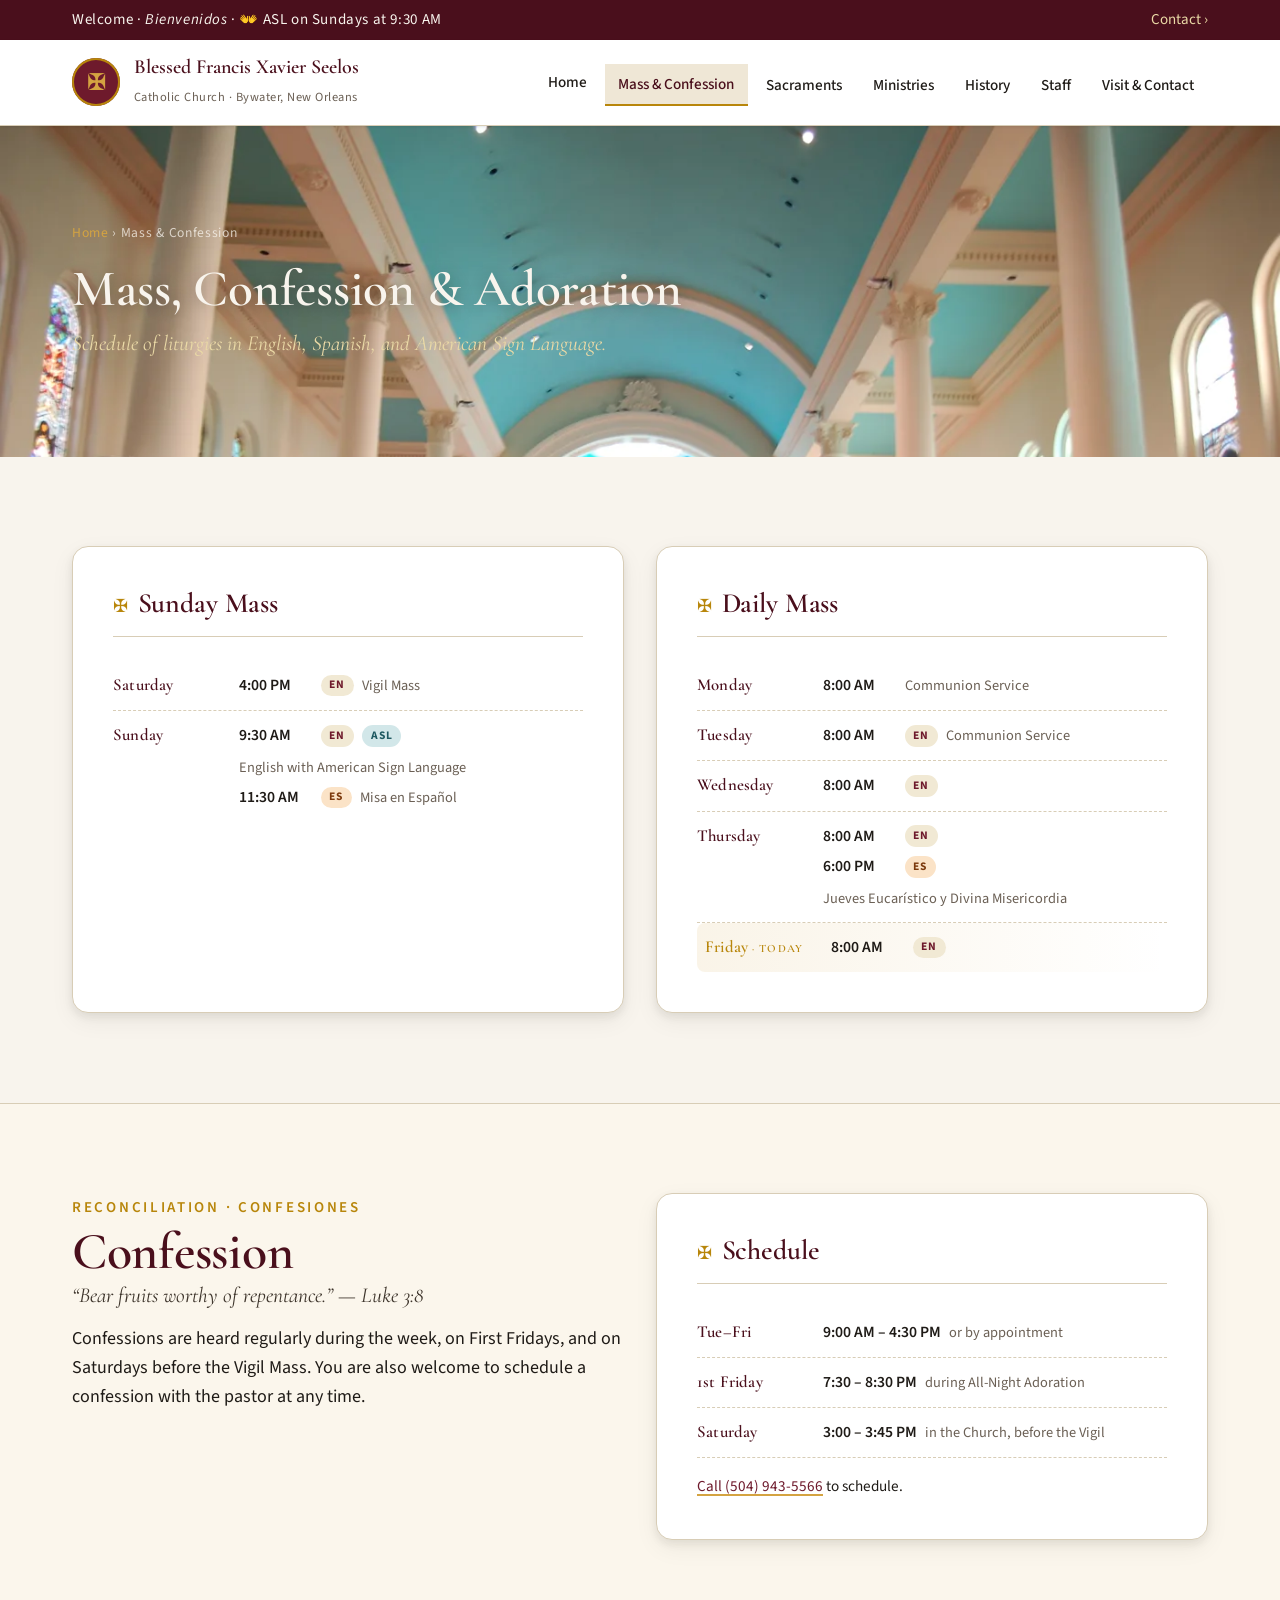
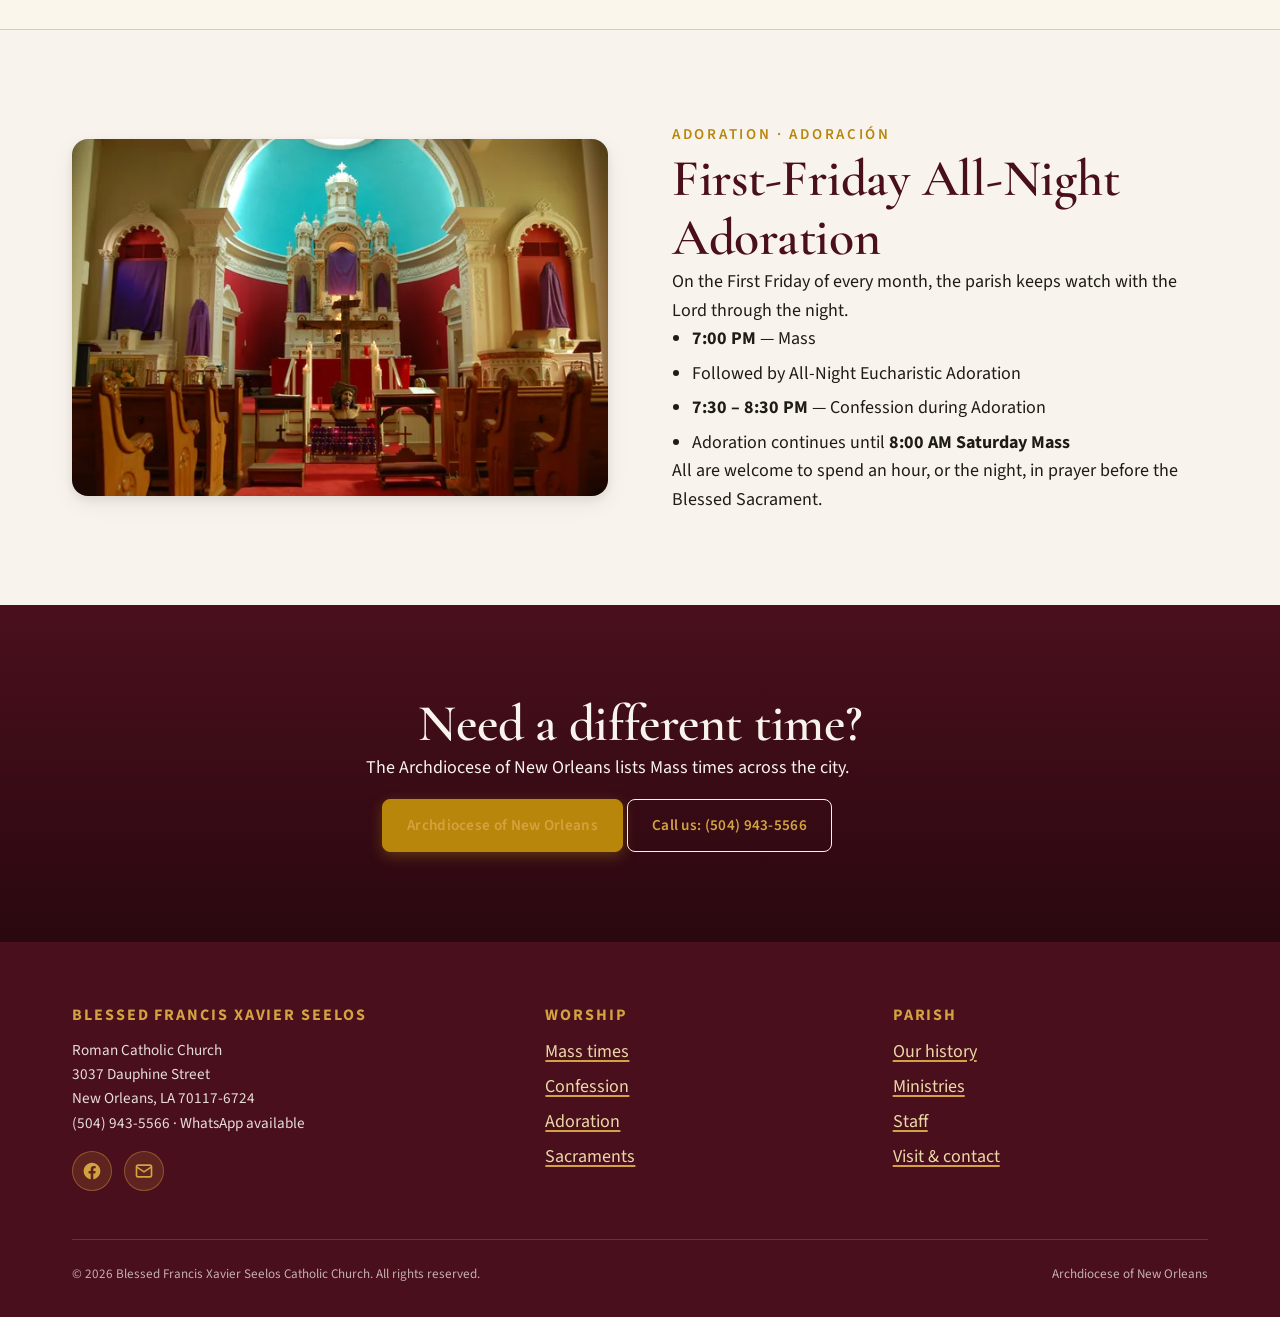
<file: mass-times.html>
<!doctype html>
<html lang="en">
<head>
<meta charset="utf-8" />
<meta name="viewport" content="width=device-width, initial-scale=1" />
<title>Mass, Confession &amp; Adoration · Blessed Francis Xavier Seelos Church</title>
<meta name="description" content="Sunday and daily Mass times in English, Spanish, and American Sign Language. Confession Tuesday–Saturday. All-Night Eucharistic Adoration on First Fridays." />
<meta name="theme-color" content="#6e1a2c" />
<link rel="icon" href="/assets/icons/favicon.ico" />
<link rel="apple-touch-icon" href="/assets/icons/favicon-180.png" />
<link rel="canonical" href="https://seeloschurchno.org/mass-times.html" />
<meta property="og:title" content="Mass, Confession &amp; Adoration — Blessed Francis Xavier Seelos Church" />
<meta property="og:description" content="Sunday and daily Mass in English, Spanish, and ASL. Confession and First-Friday All-Night Adoration." />
<meta property="og:image" content="https://seeloschurchno.org/assets/img/og.jpg" />
<meta property="og:type" content="website" />
<link rel="preconnect" href="https://fonts.googleapis.com" />
<link rel="preconnect" href="https://fonts.gstatic.com" crossorigin />
<link rel="stylesheet" href="https://fonts.googleapis.com/css2?family=Cormorant+Garamond:ital,wght@0,400;0,500;0,600;0,700;1,400&family=Source+Sans+3:wght@400;500;600;700&display=swap" />
<link rel="stylesheet" href="/assets/css/styles.css?v=202604301646" />
</head>
<body>
<a href="#main" class="skip-link">Skip to main content</a>

<div class="top-bar"><div class="container top-bar__inner"><span class="top-bar__welcome">Welcome · <em>Bienvenidos</em> · 👐 ASL on Sundays at 9:30&nbsp;AM</span><a href="/visit.html#contact">Contact &rsaquo;</a></div></div>

<header class="site-header" role="banner"><div class="container site-header__inner">
  <a class="brand" href="/" aria-label="Home"><span class="brand__mark" aria-hidden="true">✠</span><span><span class="brand__name">Blessed Francis Xavier Seelos</span><br/><span class="brand__sub">Catholic Church · Bywater, New Orleans</span></span></a>
  <button class="nav-toggle" type="button" aria-controls="primary-nav" aria-expanded="false" aria-label="Open menu" data-nav-toggle><span class="nav-toggle__bars" aria-hidden="true"></span></button>
  <nav class="primary-nav" id="primary-nav" aria-label="Primary" data-nav data-open="false"><ul>
    <li><a href="/">Home</a></li>
    <li><a href="/mass-times.html">Mass &amp; Confession</a></li>
    <li><a href="/sacraments.html">Sacraments</a></li>
    <li><a href="/ministries.html">Ministries</a></li>
    <li><a href="/history.html">History</a></li>
    <li><a href="/staff.html">Staff</a></li>
    <li><a href="/visit.html">Visit &amp; Contact</a></li>
  </ul></nav>
</div></header>

<main id="main">

  <section class="page-header" aria-labelledby="page-title">
    <div class="page-header__media">
      <picture>
        <source type="image/webp" srcset="/assets/img/nave-aisle-900.webp 900w, /assets/img/nave-aisle-1400.webp 1400w, /assets/img/nave-aisle-2000.webp 2000w" sizes="100vw" />
        <img src="/assets/img/nave-aisle-1400.jpg" alt="" width="1400" height="930" />
      </picture>
    </div>
    <div class="container">
      <p class="breadcrumbs"><a href="/">Home</a> &rsaquo; Mass &amp; Confession</p>
      <h1 id="page-title">Mass, Confession &amp; Adoration</h1>
      <p class="page-header__sub">Schedule of liturgies in English, Spanish, and American Sign Language.</p>
    </div>
  </section>

  <section class="section">
    <div class="container">
      <div class="grid grid-2">

        <div class="schedule">
          <div class="schedule__title"><span class="schedule__title-icon">✠</span><h2 style="font-size: var(--step-2); margin: 0;">Sunday Mass</h2></div>
          <div class="schedule__row" data-day="saturday">
            <span class="schedule__day">Saturday</span>
            <div class="schedule__times">
              <div class="schedule__entry"><span class="schedule__time">4:00 PM</span><span class="schedule__lang lang-en">EN</span><span class="schedule__note">Vigil Mass</span></div>
            </div>
          </div>
          <div class="schedule__row" data-day="sunday">
            <span class="schedule__day">Sunday</span>
            <div class="schedule__times">
              <div class="schedule__entry"><span class="schedule__time">9:30 AM</span><span class="schedule__lang lang-en">EN</span><span class="schedule__lang lang-asl">ASL</span><span class="schedule__note">English with American Sign Language</span></div>
              <div class="schedule__entry"><span class="schedule__time">11:30 AM</span><span class="schedule__lang lang-es">ES</span><span class="schedule__note">Misa en Español</span></div>
            </div>
          </div>
        </div>

        <div class="schedule">
          <div class="schedule__title"><span class="schedule__title-icon">✠</span><h2 style="font-size: var(--step-2); margin: 0;">Daily Mass</h2></div>
          <div class="schedule__row" data-day="monday">
            <span class="schedule__day">Monday</span>
            <div class="schedule__times">
              <div class="schedule__entry"><span class="schedule__time">8:00 AM</span><span class="schedule__note">Communion Service</span></div>
            </div>
          </div>
          <div class="schedule__row" data-day="tuesday">
            <span class="schedule__day">Tuesday</span>
            <div class="schedule__times">
              <div class="schedule__entry"><span class="schedule__time">8:00 AM</span><span class="schedule__lang lang-en">EN</span><span class="schedule__note">Communion Service</span></div>
            </div>
          </div>
          <div class="schedule__row" data-day="wednesday">
            <span class="schedule__day">Wednesday</span>
            <div class="schedule__times">
              <div class="schedule__entry"><span class="schedule__time">8:00 AM</span><span class="schedule__lang lang-en">EN</span></div>
            </div>
          </div>
          <div class="schedule__row" data-day="thursday">
            <span class="schedule__day">Thursday</span>
            <div class="schedule__times">
              <div class="schedule__entry"><span class="schedule__time">8:00 AM</span><span class="schedule__lang lang-en">EN</span></div>
              <div class="schedule__entry"><span class="schedule__time">6:00 PM</span><span class="schedule__lang lang-es">ES</span><span class="schedule__note">Jueves Eucarístico y Divina Misericordia</span></div>
            </div>
          </div>
          <div class="schedule__row" data-day="friday">
            <span class="schedule__day">Friday</span>
            <div class="schedule__times">
              <div class="schedule__entry"><span class="schedule__time">8:00 AM</span><span class="schedule__lang lang-en">EN</span></div>
            </div>
          </div>
        </div>

      </div>
    </div>
  </section>

  <section class="section section--feature" id="confession" aria-labelledby="conf-title">
    <div class="container">
      <div class="grid grid-2" style="align-items: start;">
        <div>
          <span class="eyebrow">Reconciliation · Confesiones</span>
          <h2 id="conf-title">Confession</h2>
          <p class="lead">&ldquo;Bear fruits worthy of repentance.&rdquo; — Luke 3:8</p>
          <p>Confessions are heard regularly during the week, on First Fridays, and on Saturdays before the Vigil Mass. You are also welcome to schedule a confession with the pastor at any time.</p>
        </div>
        <div class="schedule">
          <div class="schedule__title"><span class="schedule__title-icon">✠</span><h3>Schedule</h3></div>
          <div class="schedule__row">
            <span class="schedule__day">Tue–Fri</span>
            <div class="schedule__times"><div class="schedule__entry"><span class="schedule__time">9:00 AM – 4:30 PM</span><span class="schedule__note">or by appointment</span></div></div>
          </div>
          <div class="schedule__row">
            <span class="schedule__day">1st Friday</span>
            <div class="schedule__times"><div class="schedule__entry"><span class="schedule__time">7:30 – 8:30 PM</span><span class="schedule__note">during All-Night Adoration</span></div></div>
          </div>
          <div class="schedule__row" data-day="saturday">
            <span class="schedule__day">Saturday</span>
            <div class="schedule__times"><div class="schedule__entry"><span class="schedule__time">3:00 – 3:45 PM</span><span class="schedule__note">in the Church, before the Vigil</span></div></div>
          </div>
          <p style="margin-top: 1rem; font-size: 0.95rem;"><a href="tel:+15049435566">Call (504) 943-5566</a> to schedule.</p>
        </div>
      </div>
    </div>
  </section>

  <section class="section" id="adoration" aria-labelledby="ador-title">
    <div class="container">
      <div class="grid grid-2" style="align-items: center; gap: 4rem;">
        <div data-reveal>
          <picture>
            <source type="image/webp" srcset="/assets/img/altar-detail-600.webp 600w, /assets/img/altar-detail-900.webp 900w, /assets/img/altar-detail-1400.webp 1400w" sizes="(min-width: 768px) 45vw, 90vw" />
            <img src="/assets/img/altar-detail-900.jpg" srcset="/assets/img/altar-detail-600.jpg 600w, /assets/img/altar-detail-900.jpg 900w" sizes="(min-width: 768px) 45vw, 90vw" alt="The high altar with crucifix and candles" loading="lazy" width="900" height="1352" style="border-radius: var(--radius-lg); box-shadow: var(--shadow);" />
          </picture>
        </div>
        <div data-reveal>
          <span class="eyebrow">Adoration · Adoración</span>
          <h2 id="ador-title">First-Friday All-Night Adoration</h2>
          <p>On the First Friday of every month, the parish keeps watch with the Lord through the night.</p>
          <ul>
            <li><strong>7:00 PM</strong> — Mass</li>
            <li>Followed by All-Night Eucharistic Adoration</li>
            <li><strong>7:30 – 8:30 PM</strong> — Confession during Adoration</li>
            <li>Adoration continues until <strong>8:00 AM Saturday Mass</strong></li>
          </ul>
          <p>All are welcome to spend an hour, or the night, in prayer before the Blessed Sacrament.</p>
        </div>
      </div>
    </div>
  </section>

  <section class="section section--dark">
    <div class="container container--narrow text-center">
      <h2 style="color: var(--color-cream);">Need a different time?</h2>
      <p>The Archdiocese of New Orleans lists Mass times across the city.</p>
      <p style="margin-top: 1rem;">
        <a class="btn btn--primary" href="https://nolacatholic.org/" rel="noopener">Archdiocese of New Orleans</a>
        <a class="btn btn--secondary" href="tel:+15049435566">Call us: (504) 943-5566</a>
      </p>
    </div>
  </section>

</main>

<footer class="site-footer"><div class="container">
  <div class="site-footer__grid">
    <div class="site-footer__brand"><h4>Blessed Francis Xavier Seelos</h4><p>Roman Catholic Church<br/>3037 Dauphine Street<br/>New Orleans, LA 70117-6724<br/>(504) 943-5566 · WhatsApp available</p>
      <div class="social-links"><a href="https://www.facebook.com/FrancisXavierSeelosParish/" aria-label="Facebook" target="_blank" rel="noopener"><svg width="20" height="20" viewBox="0 0 24 24" fill="currentColor" aria-hidden="true"><path d="M22 12.06C22 6.5 17.52 2 12 2S2 6.5 2 12.06c0 5 3.66 9.15 8.44 9.94v-7.03H7.9v-2.91h2.54V9.85c0-2.51 1.49-3.89 3.77-3.89 1.09 0 2.24.2 2.24.2v2.46h-1.26c-1.24 0-1.63.77-1.63 1.56v1.88h2.78l-.45 2.91h-2.33V22c4.78-.79 8.44-4.94 8.44-9.94z"/></svg></a><a href="mailto:Seeloschurchno@arch-no.org" aria-label="Email"><svg width="20" height="20" viewBox="0 0 24 24" fill="none" stroke="currentColor" stroke-width="2" aria-hidden="true"><rect x="3" y="5" width="18" height="14" rx="2"/><path d="M3 7l9 6 9-6"/></svg></a></div>
    </div>
    <div><h4>Worship</h4><ul><li><a href="/mass-times.html">Mass times</a></li><li><a href="/mass-times.html#confession">Confession</a></li><li><a href="/mass-times.html#adoration">Adoration</a></li><li><a href="/sacraments.html">Sacraments</a></li></ul></div>
    <div><h4>Parish</h4><ul><li><a href="/history.html">Our history</a></li><li><a href="/ministries.html">Ministries</a></li><li><a href="/staff.html">Staff</a></li><li><a href="/visit.html">Visit &amp; contact</a></li></ul></div>
  </div>
  <div class="site-footer__bottom"><span>&copy; <span data-year>2026</span> Blessed Francis Xavier Seelos Catholic Church. All rights reserved.</span><span>Archdiocese of New Orleans</span></div>
</div></footer>

<script src="/assets/js/main.js?v=202604301646" defer></script>
</body>
</html>
</file>
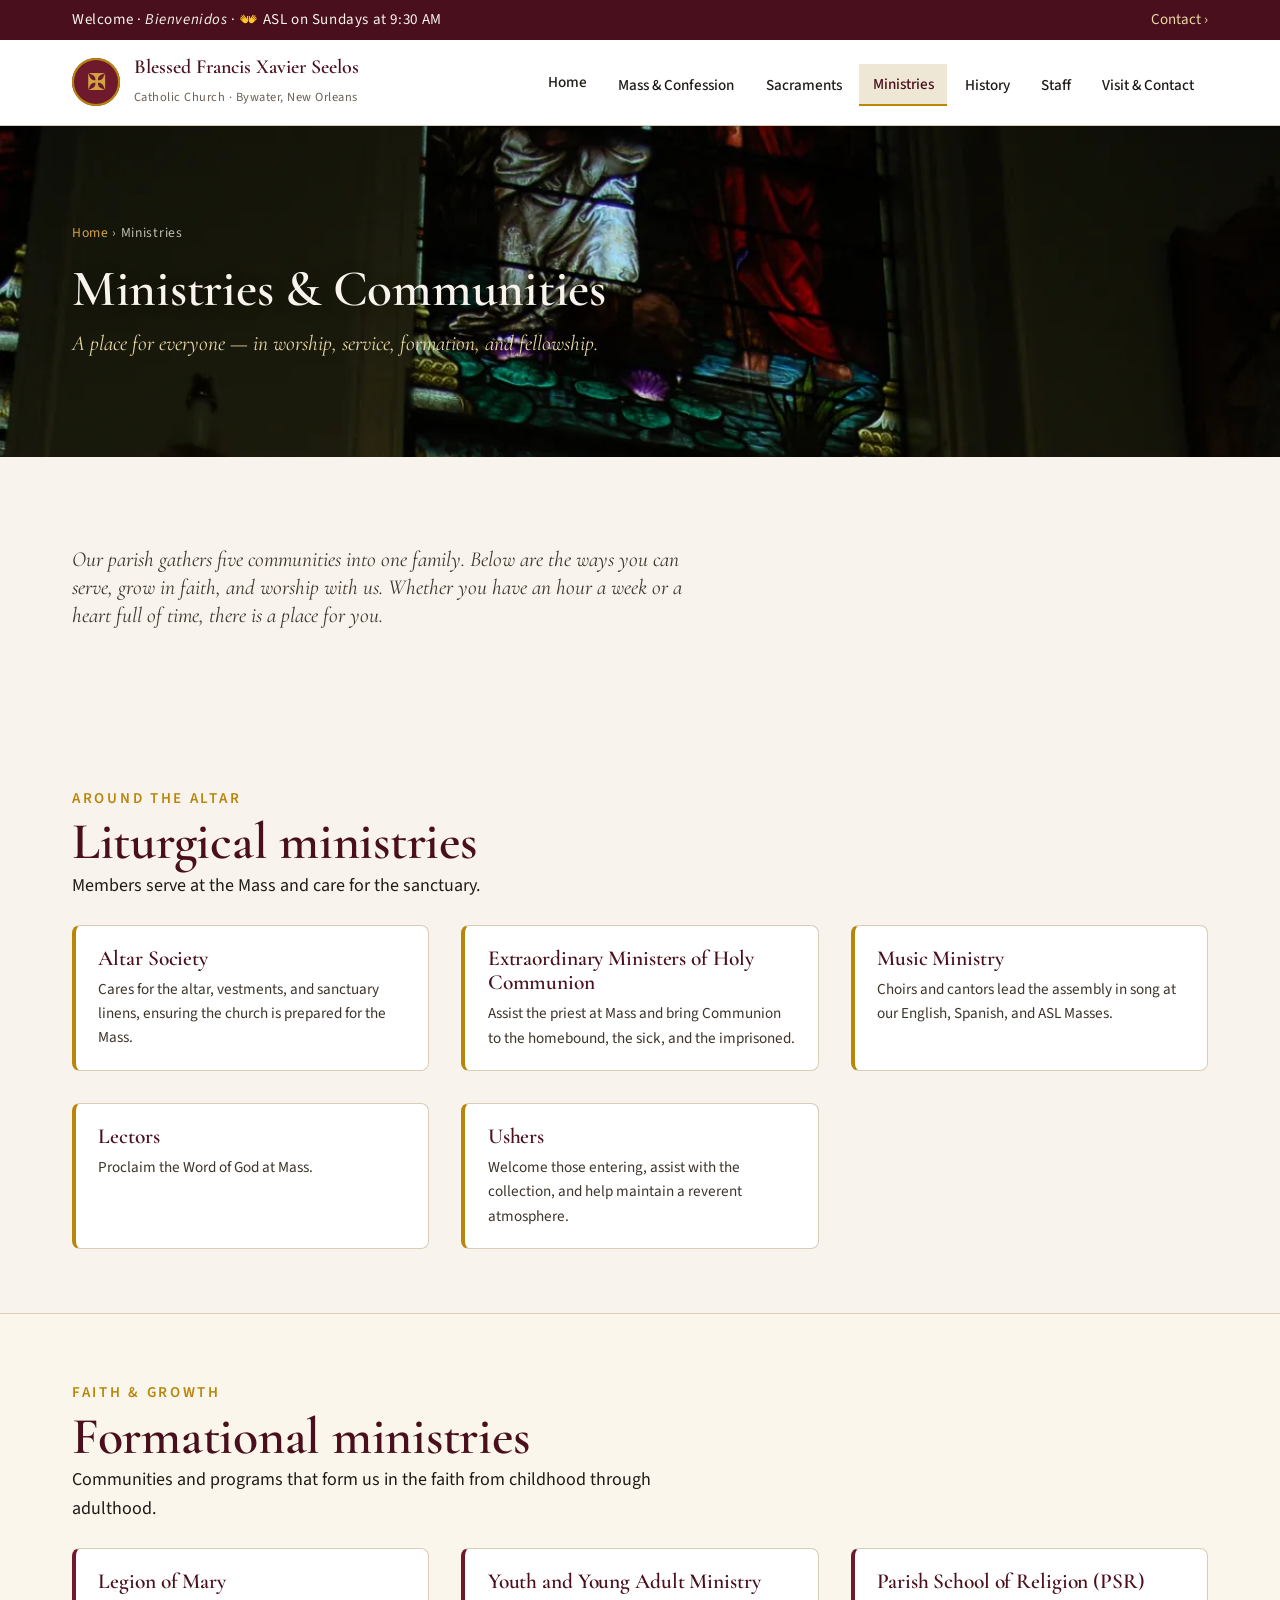
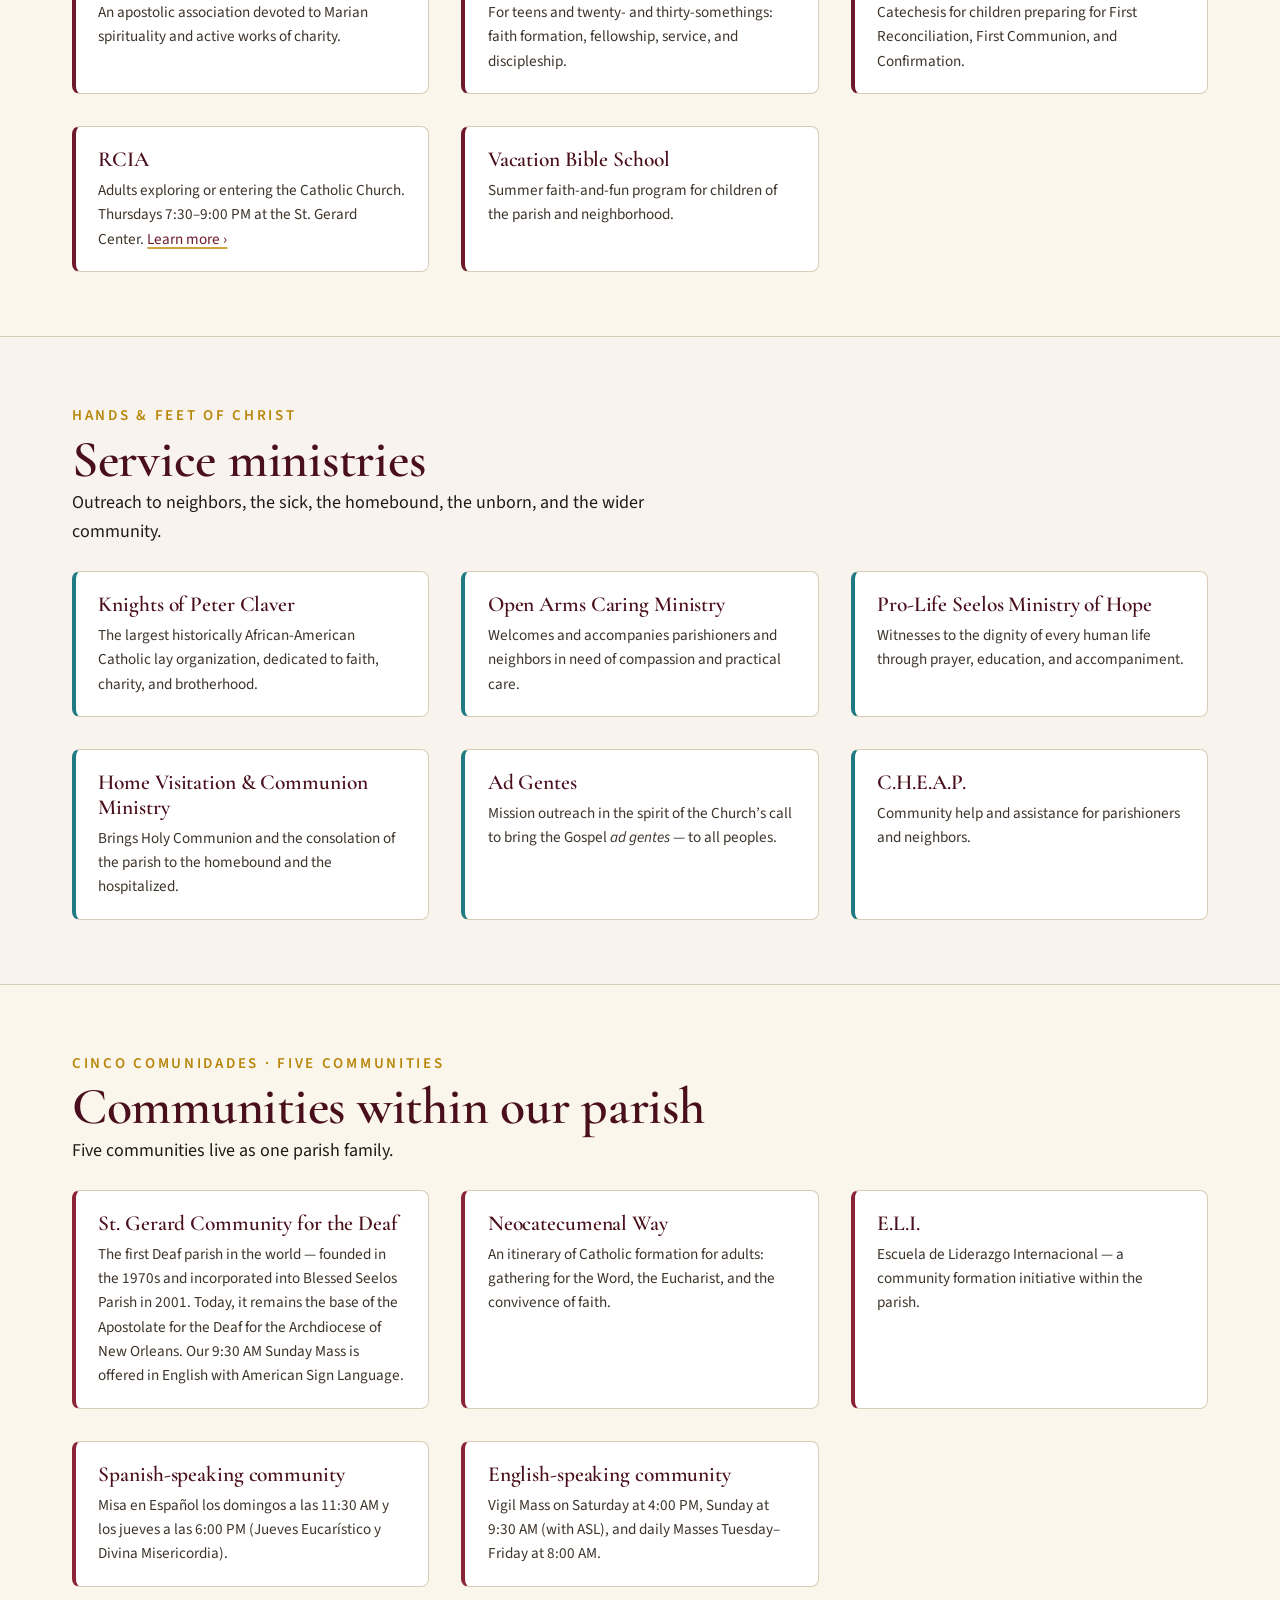
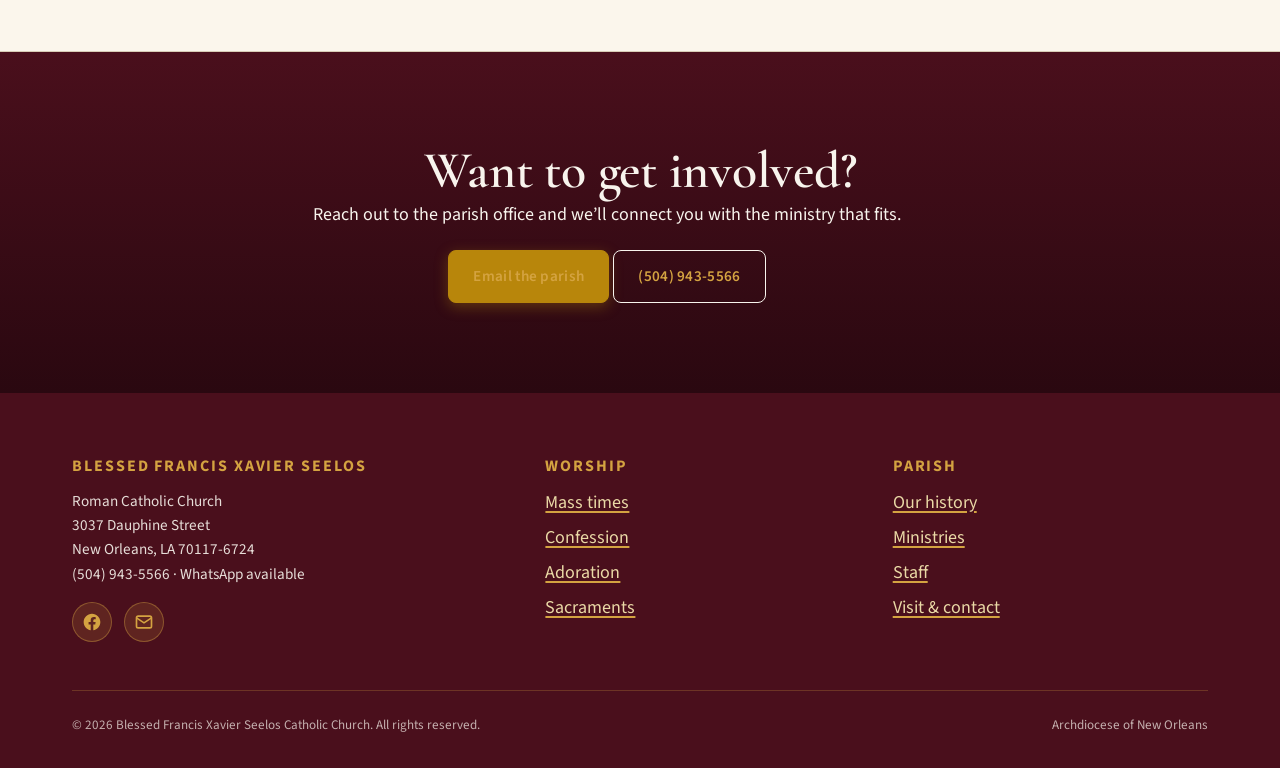
<file: ministries.html>
<!doctype html>
<html lang="en">
<head>
<meta charset="utf-8" />
<meta name="viewport" content="width=device-width, initial-scale=1" />
<title>Ministries &amp; Communities · Blessed Francis Xavier Seelos Church</title>
<meta name="description" content="Liturgical, formational, service, and community ministries at Blessed Francis Xavier Seelos Parish — including the St. Gerard Community for the Deaf, Knights of Peter Claver, Legion of Mary, and the Neocatecumenal Way." />
<meta name="theme-color" content="#6e1a2c" />
<link rel="icon" href="/assets/icons/favicon.ico" />
<link rel="apple-touch-icon" href="/assets/icons/favicon-180.png" />
<link rel="canonical" href="https://seeloschurchno.org/ministries.html" />
<meta property="og:title" content="Ministries &amp; Communities — Blessed Francis Xavier Seelos Church" />
<meta property="og:image" content="https://seeloschurchno.org/assets/img/og.jpg" />
<meta property="og:type" content="website" />
<link rel="preconnect" href="https://fonts.googleapis.com" />
<link rel="preconnect" href="https://fonts.gstatic.com" crossorigin />
<link rel="stylesheet" href="https://fonts.googleapis.com/css2?family=Cormorant+Garamond:ital,wght@0,400;0,500;0,600;0,700;1,400&family=Source+Sans+3:wght@400;500;600;700&display=swap" />
<link rel="stylesheet" href="/assets/css/styles.css?v=202604301646" />
</head>
<body>
<a href="#main" class="skip-link">Skip to main content</a>

<div class="top-bar"><div class="container top-bar__inner"><span class="top-bar__welcome">Welcome · <em>Bienvenidos</em> · 👐 ASL on Sundays at 9:30&nbsp;AM</span><a href="/visit.html#contact">Contact &rsaquo;</a></div></div>

<header class="site-header" role="banner"><div class="container site-header__inner">
  <a class="brand" href="/" aria-label="Home"><span class="brand__mark" aria-hidden="true">✠</span><span><span class="brand__name">Blessed Francis Xavier Seelos</span><br/><span class="brand__sub">Catholic Church · Bywater, New Orleans</span></span></a>
  <button class="nav-toggle" type="button" aria-controls="primary-nav" aria-expanded="false" aria-label="Open menu" data-nav-toggle><span class="nav-toggle__bars" aria-hidden="true"></span></button>
  <nav class="primary-nav" id="primary-nav" aria-label="Primary" data-nav data-open="false"><ul>
    <li><a href="/">Home</a></li>
    <li><a href="/mass-times.html">Mass &amp; Confession</a></li>
    <li><a href="/sacraments.html">Sacraments</a></li>
    <li><a href="/ministries.html">Ministries</a></li>
    <li><a href="/history.html">History</a></li>
    <li><a href="/staff.html">Staff</a></li>
    <li><a href="/visit.html">Visit &amp; Contact</a></li>
  </ul></nav>
</div></header>

<main id="main">

  <section class="page-header">
    <div class="page-header__media">
      <picture>
        <source type="image/webp" srcset="/assets/img/stained-glass-800.webp 800w, /assets/img/stained-glass-1200.webp 1200w" sizes="100vw" />
        <img src="/assets/img/stained-glass-1200.jpg" alt="" width="1200" height="1800" style="object-position: center 40%;" />
      </picture>
    </div>
    <div class="container">
      <p class="breadcrumbs"><a href="/">Home</a> &rsaquo; Ministries</p>
      <h1>Ministries &amp; Communities</h1>
      <p class="page-header__sub">A place for everyone &mdash; in worship, service, formation, and fellowship.</p>
    </div>
  </section>

  <section class="section">
    <div class="container">
      <p class="lead">Our parish gathers five communities into one family. Below are the ways you can serve, grow in faith, and worship with us. Whether you have an hour a week or a heart full of time, there is a place for you.</p>
    </div>
  </section>

  <section class="section section--tight" id="liturgical" aria-labelledby="liturgical-title">
    <div class="container">
      <span class="eyebrow">Around the altar</span>
      <h2 id="liturgical-title">Liturgical ministries</h2>
      <p>Members serve at the Mass and care for the sanctuary.</p>
      <div class="grid grid-3" style="margin-top: 1.5rem;">
        <div class="tile tile--liturgical"><h4>Altar Society</h4><p>Cares for the altar, vestments, and sanctuary linens, ensuring the church is prepared for the Mass.</p></div>
        <div class="tile tile--liturgical"><h4>Extraordinary Ministers of Holy Communion</h4><p>Assist the priest at Mass and bring Communion to the homebound, the sick, and the imprisoned.</p></div>
        <div class="tile tile--liturgical"><h4>Music Ministry</h4><p>Choirs and cantors lead the assembly in song at our English, Spanish, and ASL Masses.</p></div>
        <div class="tile tile--liturgical"><h4>Lectors</h4><p>Proclaim the Word of God at Mass.</p></div>
        <div class="tile tile--liturgical"><h4>Ushers</h4><p>Welcome those entering, assist with the collection, and help maintain a reverent atmosphere.</p></div>
      </div>
    </div>
  </section>

  <section class="section section--tight section--feature" id="formational" aria-labelledby="formational-title">
    <div class="container">
      <span class="eyebrow">Faith &amp; growth</span>
      <h2 id="formational-title">Formational ministries</h2>
      <p>Communities and programs that form us in the faith from childhood through adulthood.</p>
      <div class="grid grid-3" style="margin-top: 1.5rem;">
        <div class="tile tile--formational"><h4>Legion of Mary</h4><p>An apostolic association devoted to Marian spirituality and active works of charity.</p></div>
        <div class="tile tile--formational"><h4>Youth and Young Adult Ministry</h4><p>For teens and twenty- and thirty-somethings: faith formation, fellowship, service, and discipleship.</p></div>
        <div class="tile tile--formational" id="psr"><h4>Parish School of Religion (PSR)</h4><p>Catechesis for children preparing for First Reconciliation, First Communion, and Confirmation.</p></div>
        <div class="tile tile--formational"><h4>RCIA</h4><p>Adults exploring or entering the Catholic Church. Thursdays 7:30–9:00 PM at the St. Gerard Center. <a href="/sacraments.html#rcia">Learn more &rsaquo;</a></p></div>
        <div class="tile tile--formational"><h4>Vacation Bible School</h4><p>Summer faith-and-fun program for children of the parish and neighborhood.</p></div>
      </div>
    </div>
  </section>

  <section class="section section--tight" id="service" aria-labelledby="service-title">
    <div class="container">
      <span class="eyebrow">Hands &amp; feet of Christ</span>
      <h2 id="service-title">Service ministries</h2>
      <p>Outreach to neighbors, the sick, the homebound, the unborn, and the wider community.</p>
      <div class="grid grid-3" style="margin-top: 1.5rem;">
        <div class="tile tile--service"><h4>Knights of Peter Claver</h4><p>The largest historically African-American Catholic lay organization, dedicated to faith, charity, and brotherhood.</p></div>
        <div class="tile tile--service"><h4>Open Arms Caring Ministry</h4><p>Welcomes and accompanies parishioners and neighbors in need of compassion and practical care.</p></div>
        <div class="tile tile--service"><h4>Pro-Life Seelos Ministry of Hope</h4><p>Witnesses to the dignity of every human life through prayer, education, and accompaniment.</p></div>
        <div class="tile tile--service"><h4>Home Visitation &amp; Communion Ministry</h4><p>Brings Holy Communion and the consolation of the parish to the homebound and the hospitalized.</p></div>
        <div class="tile tile--service"><h4>Ad Gentes</h4><p>Mission outreach in the spirit of the Church&rsquo;s call to bring the Gospel <em>ad gentes</em> &mdash; to all peoples.</p></div>
        <div class="tile tile--service"><h4>C.H.E.A.P.</h4><p>Community help and assistance for parishioners and neighbors.</p></div>
      </div>
    </div>
  </section>

  <section class="section section--tight section--feature" id="communities" aria-labelledby="communities-title">
    <div class="container">
      <span class="eyebrow">Cinco comunidades · Five communities</span>
      <h2 id="communities-title">Communities within our parish</h2>
      <p>Five communities live as one parish family.</p>
      <div class="grid grid-3" style="margin-top: 1.5rem;">
        <div class="tile tile--community"><h4>St. Gerard Community for the Deaf</h4><p>The first Deaf parish in the world &mdash; founded in the 1970s and incorporated into Blessed Seelos Parish in 2001. Today, it remains the base of the Apostolate for the Deaf for the Archdiocese of New Orleans. Our 9:30 AM Sunday Mass is offered in English with American Sign Language.</p></div>
        <div class="tile tile--community"><h4>Neocatecumenal Way</h4><p>An itinerary of Catholic formation for adults: gathering for the Word, the Eucharist, and the convivence of faith.</p></div>
        <div class="tile tile--community"><h4>E.L.I.</h4><p>Escuela de Liderazgo Internacional &mdash; a community formation initiative within the parish.</p></div>
        <div class="tile tile--community"><h4>Spanish-speaking community</h4><p>Misa en Español los domingos a las 11:30 AM y los jueves a las 6:00 PM (Jueves Eucarístico y Divina Misericordia).</p></div>
        <div class="tile tile--community"><h4>English-speaking community</h4><p>Vigil Mass on Saturday at 4:00 PM, Sunday at 9:30 AM (with ASL), and daily Masses Tuesday–Friday at 8:00 AM.</p></div>
      </div>
    </div>
  </section>

  <section class="section section--dark">
    <div class="container container--narrow text-center">
      <h2 style="color: var(--color-cream);">Want to get involved?</h2>
      <p>Reach out to the parish office and we&rsquo;ll connect you with the ministry that fits.</p>
      <p style="margin-top: 1.25rem;">
        <a class="btn btn--primary" href="mailto:Seeloschurchno@arch-no.org">Email the parish</a>
        <a class="btn btn--secondary" href="tel:+15049435566">(504) 943-5566</a>
      </p>
    </div>
  </section>

</main>

<footer class="site-footer"><div class="container">
  <div class="site-footer__grid">
    <div class="site-footer__brand"><h4>Blessed Francis Xavier Seelos</h4><p>Roman Catholic Church<br/>3037 Dauphine Street<br/>New Orleans, LA 70117-6724<br/>(504) 943-5566 · WhatsApp available</p>
      <div class="social-links"><a href="https://www.facebook.com/FrancisXavierSeelosParish/" aria-label="Facebook" target="_blank" rel="noopener"><svg width="20" height="20" viewBox="0 0 24 24" fill="currentColor" aria-hidden="true"><path d="M22 12.06C22 6.5 17.52 2 12 2S2 6.5 2 12.06c0 5 3.66 9.15 8.44 9.94v-7.03H7.9v-2.91h2.54V9.85c0-2.51 1.49-3.89 3.77-3.89 1.09 0 2.24.2 2.24.2v2.46h-1.26c-1.24 0-1.63.77-1.63 1.56v1.88h2.78l-.45 2.91h-2.33V22c4.78-.79 8.44-4.94 8.44-9.94z"/></svg></a><a href="mailto:Seeloschurchno@arch-no.org" aria-label="Email"><svg width="20" height="20" viewBox="0 0 24 24" fill="none" stroke="currentColor" stroke-width="2" aria-hidden="true"><rect x="3" y="5" width="18" height="14" rx="2"/><path d="M3 7l9 6 9-6"/></svg></a></div>
    </div>
    <div><h4>Worship</h4><ul><li><a href="/mass-times.html">Mass times</a></li><li><a href="/mass-times.html#confession">Confession</a></li><li><a href="/mass-times.html#adoration">Adoration</a></li><li><a href="/sacraments.html">Sacraments</a></li></ul></div>
    <div><h4>Parish</h4><ul><li><a href="/history.html">Our history</a></li><li><a href="/ministries.html">Ministries</a></li><li><a href="/staff.html">Staff</a></li><li><a href="/visit.html">Visit &amp; contact</a></li></ul></div>
  </div>
  <div class="site-footer__bottom"><span>&copy; <span data-year>2026</span> Blessed Francis Xavier Seelos Catholic Church. All rights reserved.</span><span>Archdiocese of New Orleans</span></div>
</div></footer>

<script src="/assets/js/main.js?v=202604301646" defer></script>
</body>
</html>
</file>
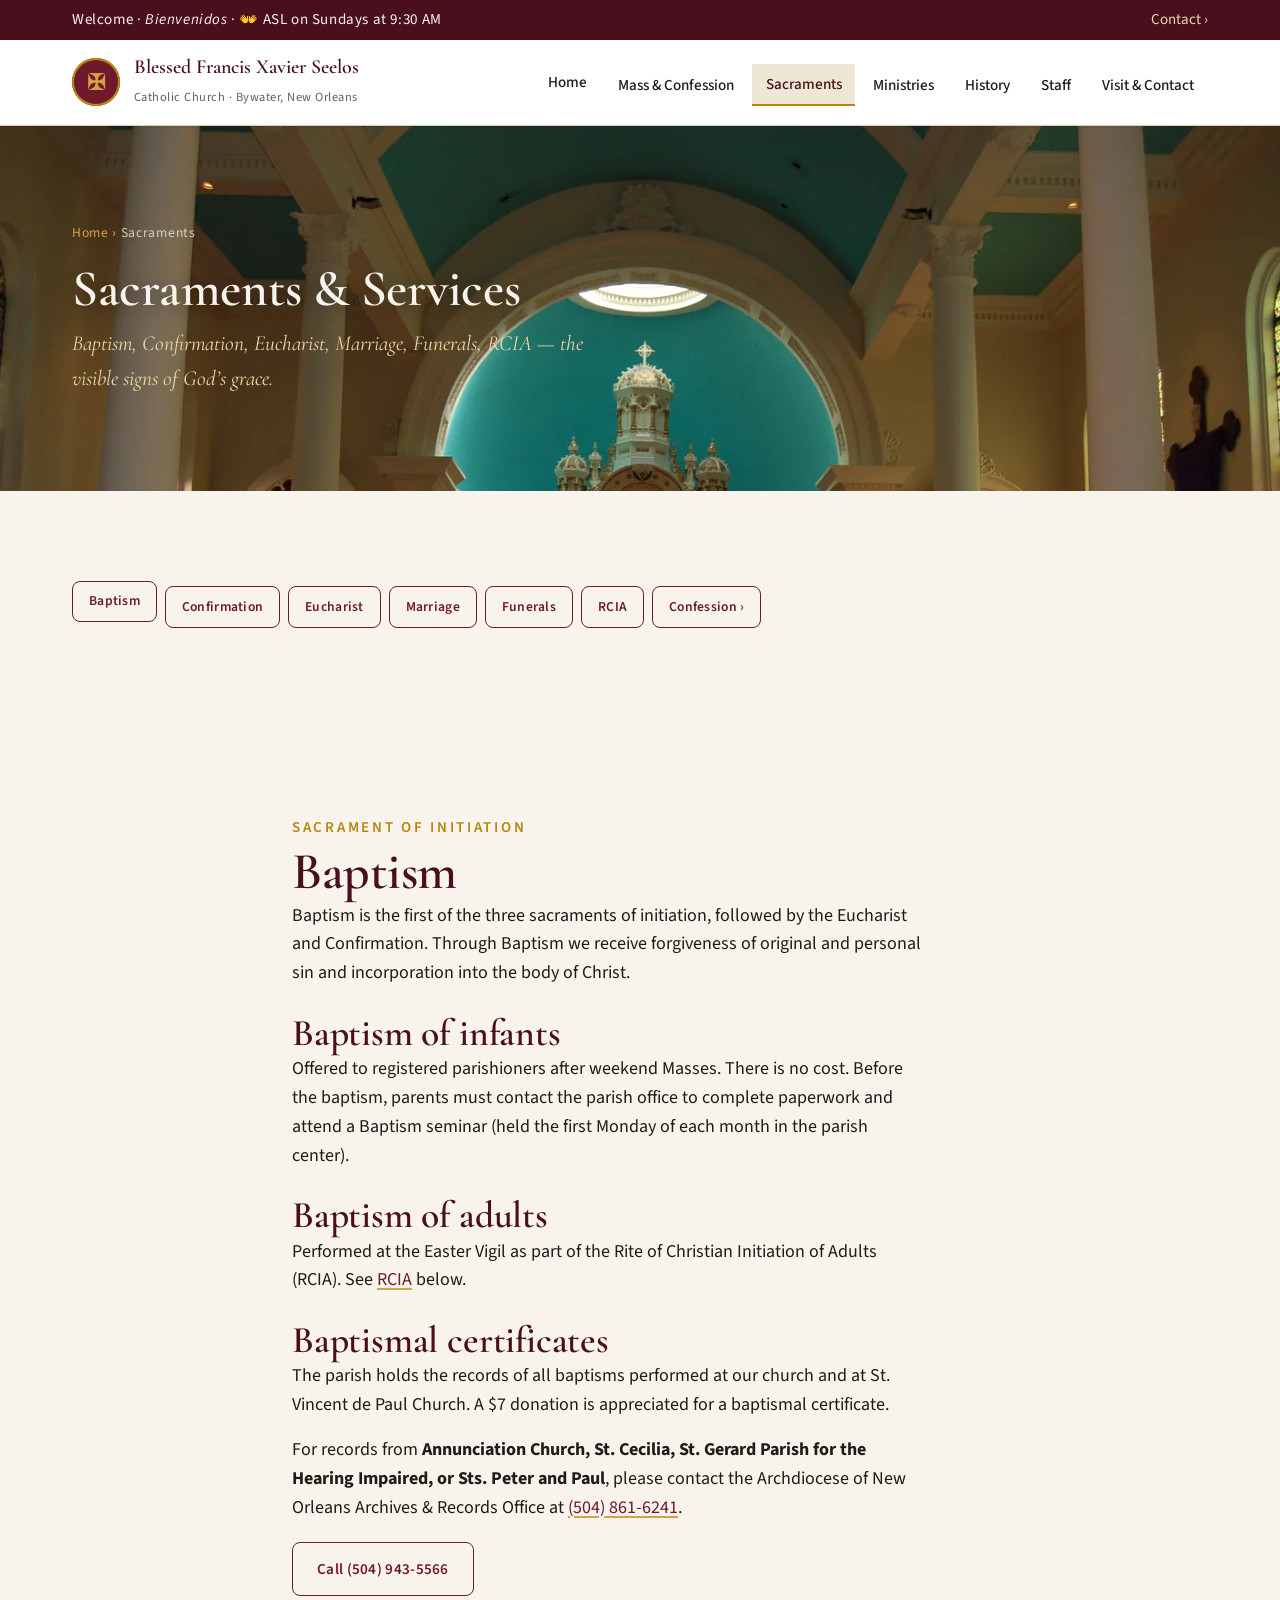
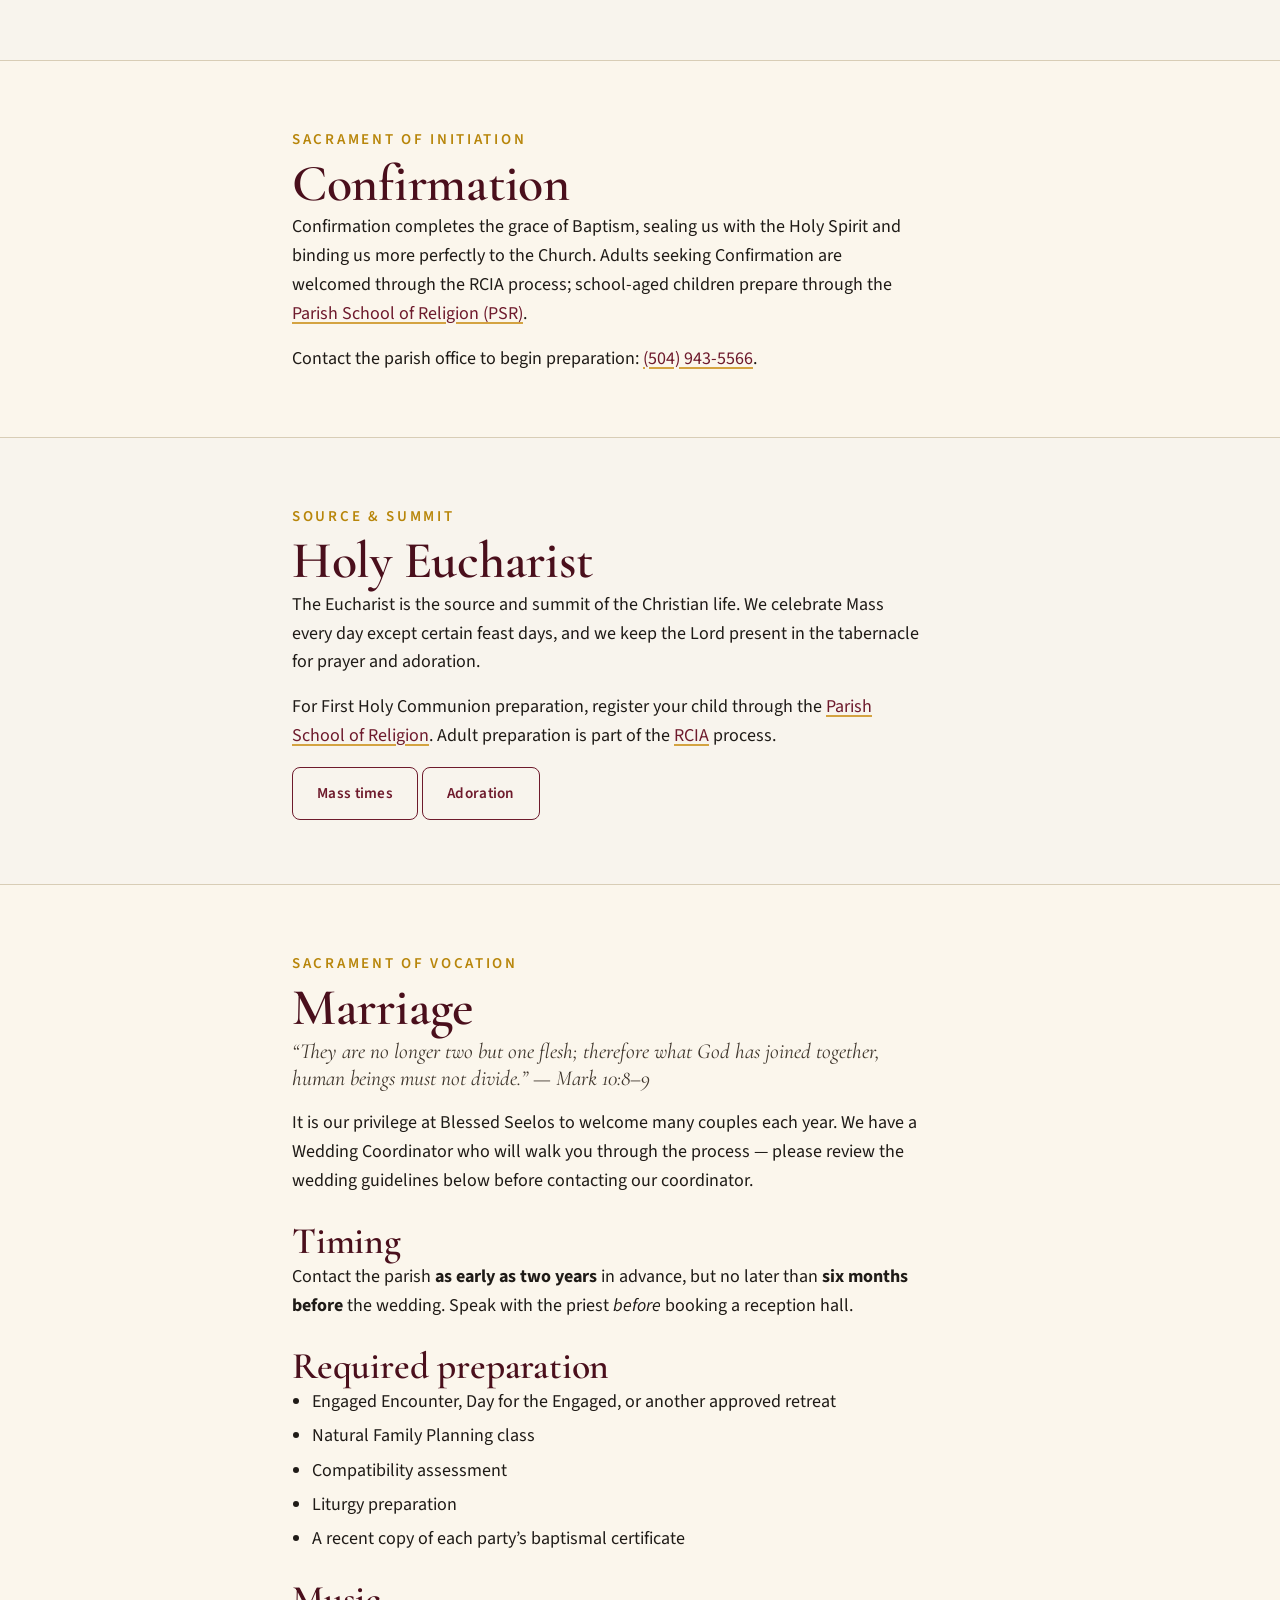
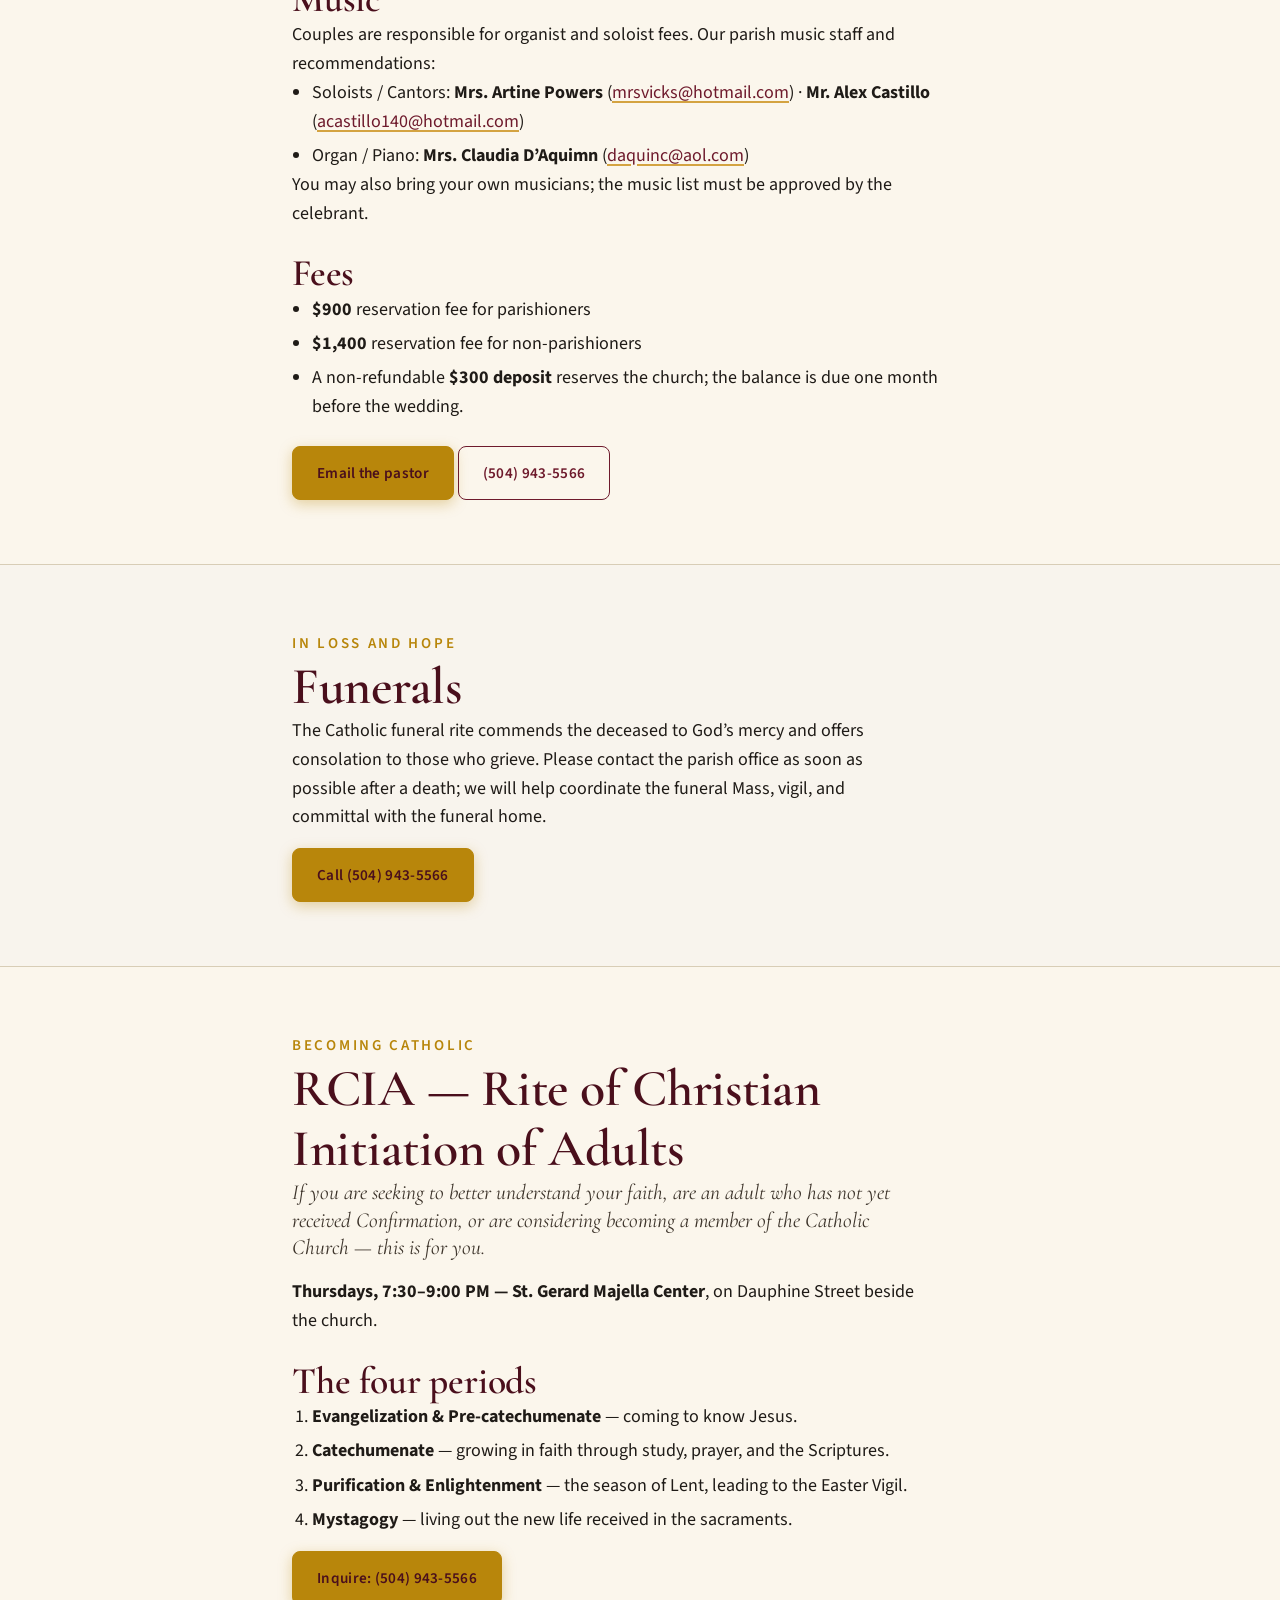
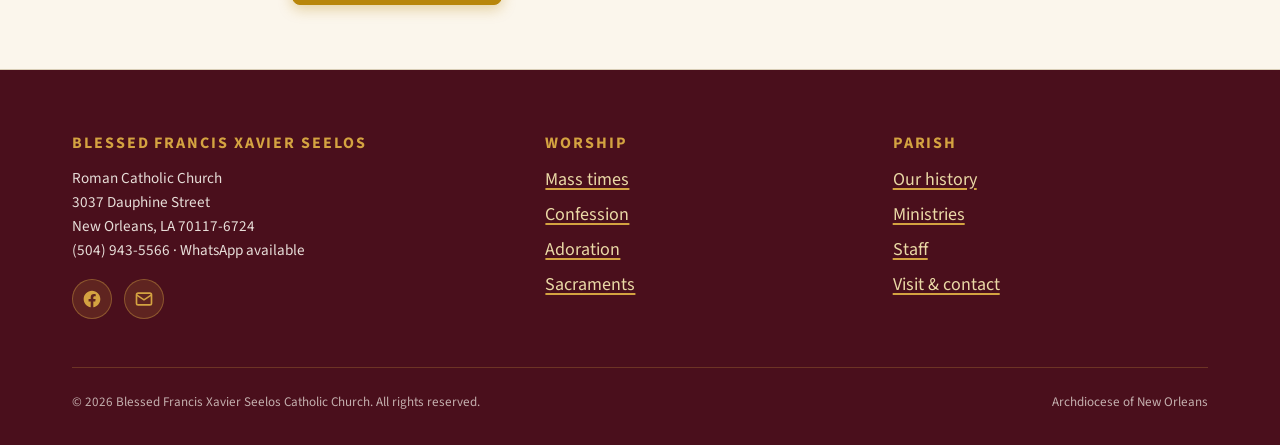
<file: sacraments.html>
<!doctype html>
<html lang="en">
<head>
<meta charset="utf-8" />
<meta name="viewport" content="width=device-width, initial-scale=1" />
<title>Sacraments &amp; Services · Blessed Francis Xavier Seelos Church</title>
<meta name="description" content="Baptism, Confirmation, Eucharist, Marriage, Funerals, RCIA, Confessions, Parish School of Religion, and Vacation Bible School at Blessed Francis Xavier Seelos Parish in New Orleans." />
<meta name="theme-color" content="#6e1a2c" />
<link rel="icon" href="/assets/icons/favicon.ico" />
<link rel="apple-touch-icon" href="/assets/icons/favicon-180.png" />
<link rel="canonical" href="https://seeloschurchno.org/sacraments.html" />
<meta property="og:title" content="Sacraments &amp; Services — Blessed Francis Xavier Seelos Church" />
<meta property="og:image" content="https://seeloschurchno.org/assets/img/og.jpg" />
<meta property="og:type" content="website" />
<link rel="preconnect" href="https://fonts.googleapis.com" />
<link rel="preconnect" href="https://fonts.gstatic.com" crossorigin />
<link rel="stylesheet" href="https://fonts.googleapis.com/css2?family=Cormorant+Garamond:ital,wght@0,400;0,500;0,600;0,700;1,400&family=Source+Sans+3:wght@400;500;600;700&display=swap" />
<link rel="stylesheet" href="/assets/css/styles.css?v=202604301646" />
</head>
<body>
<a href="#main" class="skip-link">Skip to main content</a>

<div class="top-bar"><div class="container top-bar__inner"><span class="top-bar__welcome">Welcome · <em>Bienvenidos</em> · 👐 ASL on Sundays at 9:30&nbsp;AM</span><a href="/visit.html#contact">Contact &rsaquo;</a></div></div>

<header class="site-header" role="banner"><div class="container site-header__inner">
  <a class="brand" href="/" aria-label="Home"><span class="brand__mark" aria-hidden="true">✠</span><span><span class="brand__name">Blessed Francis Xavier Seelos</span><br/><span class="brand__sub">Catholic Church · Bywater, New Orleans</span></span></a>
  <button class="nav-toggle" type="button" aria-controls="primary-nav" aria-expanded="false" aria-label="Open menu" data-nav-toggle><span class="nav-toggle__bars" aria-hidden="true"></span></button>
  <nav class="primary-nav" id="primary-nav" aria-label="Primary" data-nav data-open="false"><ul>
    <li><a href="/">Home</a></li>
    <li><a href="/mass-times.html">Mass &amp; Confession</a></li>
    <li><a href="/sacraments.html">Sacraments</a></li>
    <li><a href="/ministries.html">Ministries</a></li>
    <li><a href="/history.html">History</a></li>
    <li><a href="/staff.html">Staff</a></li>
    <li><a href="/visit.html">Visit &amp; Contact</a></li>
  </ul></nav>
</div></header>

<main id="main">

  <section class="page-header">
    <div class="page-header__media">
      <picture>
        <source type="image/webp" srcset="/assets/img/altar-wide-900.webp 900w, /assets/img/altar-wide-1400.webp 1400w, /assets/img/altar-wide-2000.webp 2000w" sizes="100vw" />
        <img src="/assets/img/altar-wide-1400.jpg" alt="" width="1400" height="930" />
      </picture>
    </div>
    <div class="container">
      <p class="breadcrumbs"><a href="/">Home</a> &rsaquo; Sacraments</p>
      <h1>Sacraments &amp; Services</h1>
      <p class="page-header__sub">Baptism, Confirmation, Eucharist, Marriage, Funerals, RCIA &mdash; the visible signs of God&rsquo;s grace.</p>
    </div>
  </section>

  <section class="section">
    <div class="container">
      <nav aria-label="Sacraments on this page" style="margin-bottom: 2rem;">
        <ul style="display: flex; flex-wrap: wrap; gap: 0.5rem; list-style: none; padding: 0;">
          <li><a class="btn btn--ghost btn--small" href="#baptism">Baptism</a></li>
          <li><a class="btn btn--ghost btn--small" href="#confirmation">Confirmation</a></li>
          <li><a class="btn btn--ghost btn--small" href="#eucharist">Eucharist</a></li>
          <li><a class="btn btn--ghost btn--small" href="#marriage">Marriage</a></li>
          <li><a class="btn btn--ghost btn--small" href="#funerals">Funerals</a></li>
          <li><a class="btn btn--ghost btn--small" href="#rcia">RCIA</a></li>
          <li><a class="btn btn--ghost btn--small" href="/mass-times.html#confession">Confession &rsaquo;</a></li>
        </ul>
      </nav>
    </div>
  </section>

  <section class="section section--tight" id="baptism">
    <div class="container container--narrow">
      <span class="eyebrow">Sacrament of Initiation</span>
      <h2>Baptism</h2>
      <p>Baptism is the first of the three sacraments of initiation, followed by the Eucharist and Confirmation. Through Baptism we receive forgiveness of original and personal sin and incorporation into the body of Christ.</p>
      <h3 style="margin-top: 1.5rem;">Baptism of infants</h3>
      <p>Offered to registered parishioners after weekend Masses. There is no cost. Before the baptism, parents must contact the parish office to complete paperwork and attend a Baptism seminar (held the first Monday of each month in the parish center).</p>
      <h3 style="margin-top: 1.5rem;">Baptism of adults</h3>
      <p>Performed at the Easter Vigil as part of the Rite of Christian Initiation of Adults (RCIA). See <a href="#rcia">RCIA</a> below.</p>
      <h3 style="margin-top: 1.5rem;">Baptismal certificates</h3>
      <p>The parish holds the records of all baptisms performed at our church and at St. Vincent de Paul Church. A $7 donation is appreciated for a baptismal certificate.</p>
      <p>For records from <strong>Annunciation Church, St. Cecilia, St. Gerard Parish for the Hearing Impaired, or Sts. Peter and Paul</strong>, please contact the Archdiocese of New Orleans Archives &amp; Records Office at <a href="tel:+15048616241">(504) 861-6241</a>.</p>
      <p style="margin-top: 1.25rem;"><a class="btn btn--ghost" href="tel:+15049435566">Call (504) 943-5566</a></p>
    </div>
  </section>

  <section class="section section--tight section--feature" id="confirmation">
    <div class="container container--narrow">
      <span class="eyebrow">Sacrament of Initiation</span>
      <h2>Confirmation</h2>
      <p>Confirmation completes the grace of Baptism, sealing us with the Holy Spirit and binding us more perfectly to the Church. Adults seeking Confirmation are welcomed through the RCIA process; school-aged children prepare through the <a href="/ministries.html#psr">Parish School of Religion (PSR)</a>.</p>
      <p>Contact the parish office to begin preparation: <a href="tel:+15049435566">(504) 943-5566</a>.</p>
    </div>
  </section>

  <section class="section section--tight" id="eucharist">
    <div class="container container--narrow">
      <span class="eyebrow">Source &amp; summit</span>
      <h2>Holy Eucharist</h2>
      <p>The Eucharist is the source and summit of the Christian life. We celebrate Mass every day except certain feast days, and we keep the Lord present in the tabernacle for prayer and adoration.</p>
      <p>For First Holy Communion preparation, register your child through the <a href="/ministries.html#psr">Parish School of Religion</a>. Adult preparation is part of the <a href="#rcia">RCIA</a> process.</p>
      <p style="margin-top: 1rem;"><a class="btn btn--ghost" href="/mass-times.html">Mass times</a> <a class="btn btn--ghost" href="/mass-times.html#adoration">Adoration</a></p>
    </div>
  </section>

  <section class="section section--tight section--feature" id="marriage">
    <div class="container container--narrow">
      <span class="eyebrow">Sacrament of Vocation</span>
      <h2>Marriage</h2>
      <p class="lead">&ldquo;They are no longer two but one flesh; therefore what God has joined together, human beings must not divide.&rdquo; — Mark 10:8&ndash;9</p>
      <p>It is our privilege at Blessed Seelos to welcome many couples each year. We have a Wedding Coordinator who will walk you through the process &mdash; please review the wedding guidelines below before contacting our coordinator.</p>

      <h3 style="margin-top: 1.5rem;">Timing</h3>
      <p>Contact the parish <strong>as early as two years</strong> in advance, but no later than <strong>six months before</strong> the wedding. Speak with the priest <em>before</em> booking a reception hall.</p>

      <h3 style="margin-top: 1.5rem;">Required preparation</h3>
      <ul>
        <li>Engaged Encounter, Day for the Engaged, or another approved retreat</li>
        <li>Natural Family Planning class</li>
        <li>Compatibility assessment</li>
        <li>Liturgy preparation</li>
        <li>A recent copy of each party&rsquo;s baptismal certificate</li>
      </ul>

      <h3 style="margin-top: 1.5rem;">Music</h3>
      <p>Couples are responsible for organist and soloist fees. Our parish music staff and recommendations:</p>
      <ul>
        <li>Soloists / Cantors: <strong>Mrs. Artine Powers</strong> (<a href="mailto:mrsvicks@hotmail.com">mrsvicks@hotmail.com</a>) &middot; <strong>Mr. Alex Castillo</strong> (<a href="mailto:acastillo140@hotmail.com">acastillo140@hotmail.com</a>)</li>
        <li>Organ / Piano: <strong>Mrs. Claudia D&rsquo;Aquimn</strong> (<a href="mailto:daquinc@aol.com">daquinc@aol.com</a>)</li>
      </ul>
      <p>You may also bring your own musicians; the music list must be approved by the celebrant.</p>

      <h3 style="margin-top: 1.5rem;">Fees</h3>
      <ul>
        <li><strong>$900</strong> reservation fee for parishioners</li>
        <li><strong>$1,400</strong> reservation fee for non-parishioners</li>
        <li>A non-refundable <strong>$300 deposit</strong> reserves the church; the balance is due one month before the wedding.</li>
      </ul>

      <p style="margin-top: 1.5rem;"><a class="btn btn--primary" href="mailto:pastor@bfs.nocoxmail.com">Email the pastor</a> <a class="btn btn--ghost" href="tel:+15049435566">(504) 943-5566</a></p>
    </div>
  </section>

  <section class="section section--tight" id="funerals">
    <div class="container container--narrow">
      <span class="eyebrow">In loss and hope</span>
      <h2>Funerals</h2>
      <p>The Catholic funeral rite commends the deceased to God&rsquo;s mercy and offers consolation to those who grieve. Please contact the parish office as soon as possible after a death; we will help coordinate the funeral Mass, vigil, and committal with the funeral home.</p>
      <p style="margin-top: 1rem;"><a class="btn btn--primary" href="tel:+15049435566">Call (504) 943-5566</a></p>
    </div>
  </section>

  <section class="section section--tight section--feature" id="rcia">
    <div class="container container--narrow">
      <span class="eyebrow">Becoming Catholic</span>
      <h2>RCIA &mdash; Rite of Christian Initiation of Adults</h2>
      <p class="lead">If you are seeking to better understand your faith, are an adult who has not yet received Confirmation, or are considering becoming a member of the Catholic Church &mdash; this is for you.</p>
      <p><strong>Thursdays, 7:30&ndash;9:00 PM &mdash; St. Gerard Majella Center</strong>, on Dauphine Street beside the church.</p>
      <h3 style="margin-top: 1.5rem;">The four periods</h3>
      <ol>
        <li><strong>Evangelization &amp; Pre-catechumenate</strong> &mdash; coming to know Jesus.</li>
        <li><strong>Catechumenate</strong> &mdash; growing in faith through study, prayer, and the Scriptures.</li>
        <li><strong>Purification &amp; Enlightenment</strong> &mdash; the season of Lent, leading to the Easter Vigil.</li>
        <li><strong>Mystagogy</strong> &mdash; living out the new life received in the sacraments.</li>
      </ol>
      <p style="margin-top: 1rem;"><a class="btn btn--primary" href="tel:+15049435566">Inquire: (504) 943-5566</a></p>
    </div>
  </section>

</main>

<footer class="site-footer"><div class="container">
  <div class="site-footer__grid">
    <div class="site-footer__brand"><h4>Blessed Francis Xavier Seelos</h4><p>Roman Catholic Church<br/>3037 Dauphine Street<br/>New Orleans, LA 70117-6724<br/>(504) 943-5566 · WhatsApp available</p>
      <div class="social-links"><a href="https://www.facebook.com/FrancisXavierSeelosParish/" aria-label="Facebook" target="_blank" rel="noopener"><svg width="20" height="20" viewBox="0 0 24 24" fill="currentColor" aria-hidden="true"><path d="M22 12.06C22 6.5 17.52 2 12 2S2 6.5 2 12.06c0 5 3.66 9.15 8.44 9.94v-7.03H7.9v-2.91h2.54V9.85c0-2.51 1.49-3.89 3.77-3.89 1.09 0 2.24.2 2.24.2v2.46h-1.26c-1.24 0-1.63.77-1.63 1.56v1.88h2.78l-.45 2.91h-2.33V22c4.78-.79 8.44-4.94 8.44-9.94z"/></svg></a><a href="mailto:Seeloschurchno@arch-no.org" aria-label="Email"><svg width="20" height="20" viewBox="0 0 24 24" fill="none" stroke="currentColor" stroke-width="2" aria-hidden="true"><rect x="3" y="5" width="18" height="14" rx="2"/><path d="M3 7l9 6 9-6"/></svg></a></div>
    </div>
    <div><h4>Worship</h4><ul><li><a href="/mass-times.html">Mass times</a></li><li><a href="/mass-times.html#confession">Confession</a></li><li><a href="/mass-times.html#adoration">Adoration</a></li><li><a href="/sacraments.html">Sacraments</a></li></ul></div>
    <div><h4>Parish</h4><ul><li><a href="/history.html">Our history</a></li><li><a href="/ministries.html">Ministries</a></li><li><a href="/staff.html">Staff</a></li><li><a href="/visit.html">Visit &amp; contact</a></li></ul></div>
  </div>
  <div class="site-footer__bottom"><span>&copy; <span data-year>2026</span> Blessed Francis Xavier Seelos Catholic Church. All rights reserved.</span><span>Archdiocese of New Orleans</span></div>
</div></footer>

<script src="/assets/js/main.js?v=202604301646" defer></script>
</body>
</html>
</file>
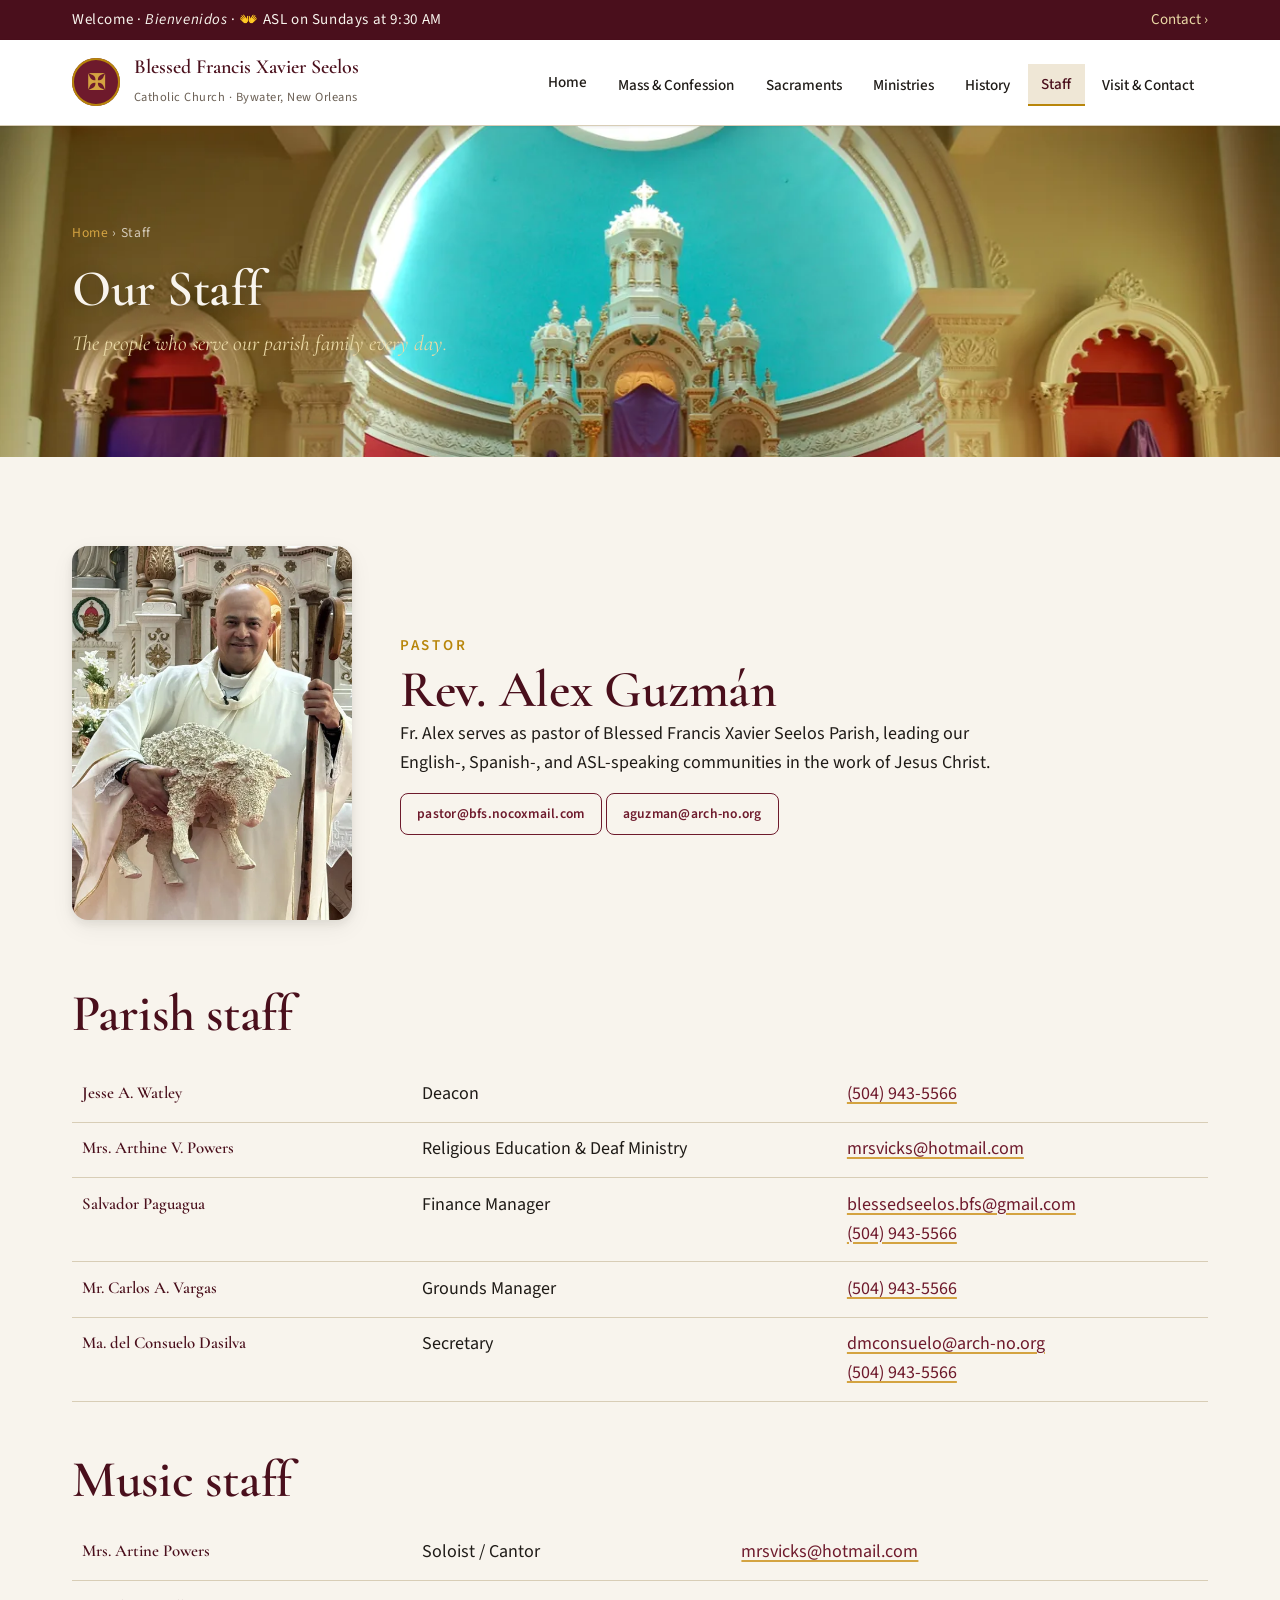
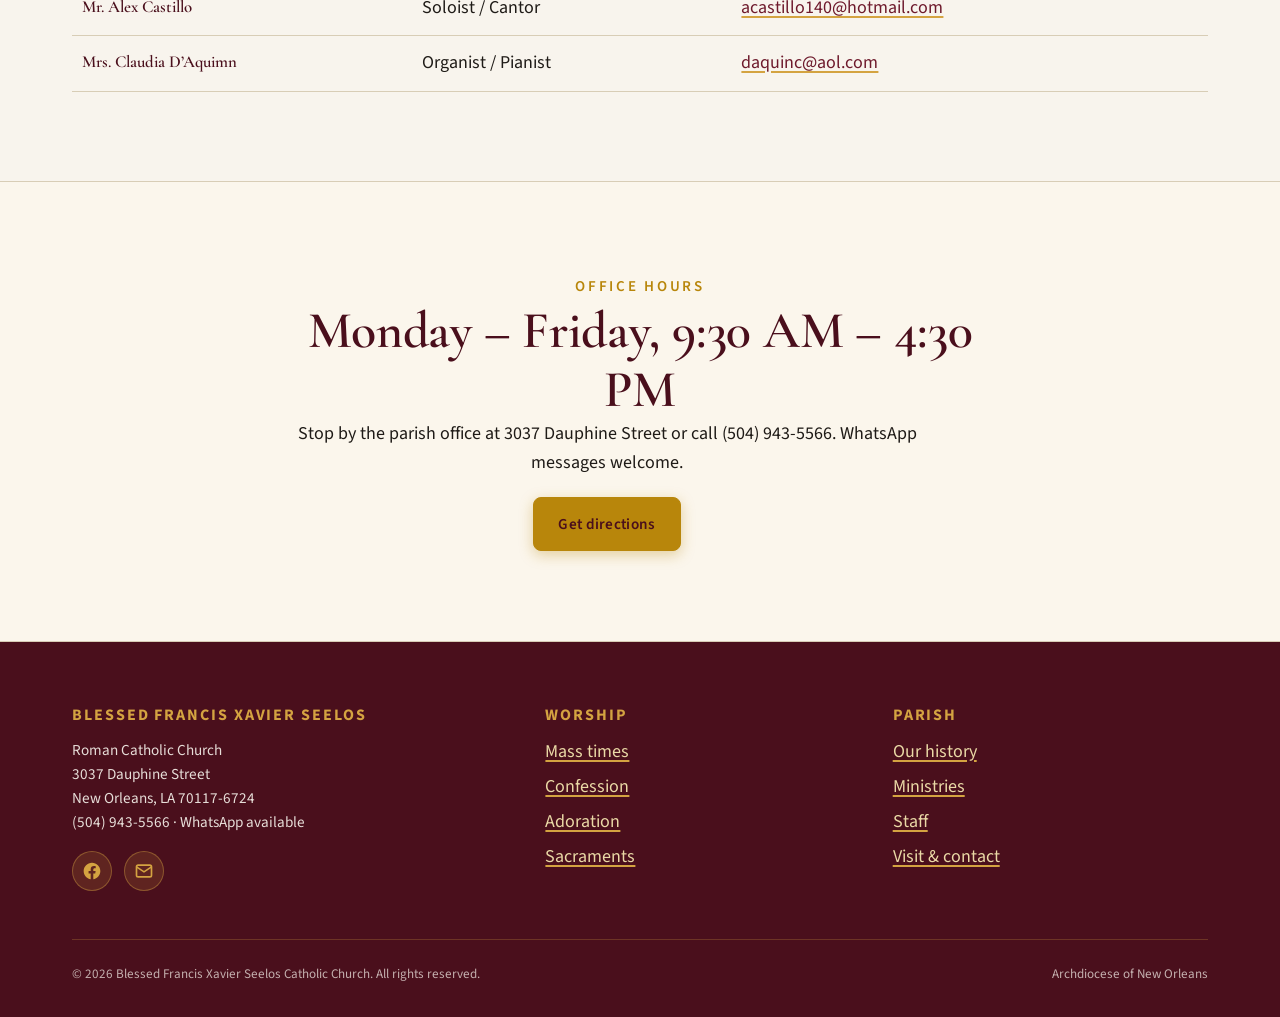
<file: staff.html>
<!doctype html>
<html lang="en">
<head>
<meta charset="utf-8" />
<meta name="viewport" content="width=device-width, initial-scale=1" />
<title>Our Staff · Blessed Francis Xavier Seelos Church</title>
<meta name="description" content="Meet the pastor, deacon, and parish staff of Blessed Francis Xavier Seelos Catholic Church in the Bywater of New Orleans." />
<meta name="theme-color" content="#6e1a2c" />
<link rel="icon" href="/assets/icons/favicon.ico" />
<link rel="apple-touch-icon" href="/assets/icons/favicon-180.png" />
<link rel="canonical" href="https://seeloschurchno.org/staff.html" />
<meta property="og:title" content="Our Staff — Blessed Francis Xavier Seelos Church" />
<meta property="og:image" content="https://seeloschurchno.org/assets/img/og.jpg" />
<meta property="og:type" content="website" />
<link rel="preconnect" href="https://fonts.googleapis.com" />
<link rel="preconnect" href="https://fonts.gstatic.com" crossorigin />
<link rel="stylesheet" href="https://fonts.googleapis.com/css2?family=Cormorant+Garamond:ital,wght@0,400;0,500;0,600;0,700;1,400&family=Source+Sans+3:wght@400;500;600;700&display=swap" />
<link rel="stylesheet" href="/assets/css/styles.css?v=202604301646" />
</head>
<body>
<a href="#main" class="skip-link">Skip to main content</a>

<div class="top-bar"><div class="container top-bar__inner"><span class="top-bar__welcome">Welcome · <em>Bienvenidos</em> · 👐 ASL on Sundays at 9:30&nbsp;AM</span><a href="/visit.html#contact">Contact &rsaquo;</a></div></div>

<header class="site-header" role="banner"><div class="container site-header__inner">
  <a class="brand" href="/" aria-label="Home"><span class="brand__mark" aria-hidden="true">✠</span><span><span class="brand__name">Blessed Francis Xavier Seelos</span><br/><span class="brand__sub">Catholic Church · Bywater, New Orleans</span></span></a>
  <button class="nav-toggle" type="button" aria-controls="primary-nav" aria-expanded="false" aria-label="Open menu" data-nav-toggle><span class="nav-toggle__bars" aria-hidden="true"></span></button>
  <nav class="primary-nav" id="primary-nav" aria-label="Primary" data-nav data-open="false"><ul>
    <li><a href="/">Home</a></li>
    <li><a href="/mass-times.html">Mass &amp; Confession</a></li>
    <li><a href="/sacraments.html">Sacraments</a></li>
    <li><a href="/ministries.html">Ministries</a></li>
    <li><a href="/history.html">History</a></li>
    <li><a href="/staff.html">Staff</a></li>
    <li><a href="/visit.html">Visit &amp; Contact</a></li>
  </ul></nav>
</div></header>

<main id="main">

  <section class="page-header">
    <div class="page-header__media">
      <picture>
        <source type="image/webp" srcset="/assets/img/altar-detail-900.webp 900w, /assets/img/altar-detail-1400.webp 1400w" sizes="100vw" />
        <img src="/assets/img/altar-detail-1400.jpg" alt="" width="1400" height="2103" style="object-position: center 30%;" />
      </picture>
    </div>
    <div class="container">
      <p class="breadcrumbs"><a href="/">Home</a> &rsaquo; Staff</p>
      <h1>Our Staff</h1>
      <p class="page-header__sub">The people who serve our parish family every day.</p>
    </div>
  </section>

  <section class="section">
    <div class="container">
      <div class="pastor" style="margin-bottom: 4rem;">
        <div class="pastor__photo">
          <picture>
            <source type="image/webp" srcset="/assets/img/pastor-guzman-480.webp 480w, /assets/img/pastor-guzman-800.webp 800w, /assets/img/pastor-guzman-1200.webp 1200w" sizes="(min-width: 800px) 280px, 80vw" />
            <img src="/assets/img/pastor-guzman-800.jpg" alt="Father Alex Guzmán in white vestments holding a sculpted lamb and a shepherd&rsquo;s crook" loading="lazy" width="800" height="1067" />
          </picture>
        </div>
        <div>
          <span class="eyebrow">Pastor</span>
          <h2>Rev. Alex Guzmán</h2>
          <p>Fr. Alex serves as pastor of Blessed Francis Xavier Seelos Parish, leading our English-, Spanish-, and ASL-speaking communities in the work of Jesus Christ.</p>
          <p>
            <a class="btn btn--ghost btn--small" href="mailto:pastor@bfs.nocoxmail.com">pastor@bfs.nocoxmail.com</a>
            <a class="btn btn--ghost btn--small" href="mailto:aguzman@arch-no.org">aguzman@arch-no.org</a>
          </p>
        </div>
      </div>

      <h2 style="margin-bottom: 1.5rem;">Parish staff</h2>
      <table class="contact-table">
        <thead style="display: none;"><tr><th>Name</th><th>Role</th><th>Contact</th></tr></thead>
        <tbody>
          <tr>
            <th scope="row">Jesse A. Watley</th>
            <td>Deacon</td>
            <td><a href="tel:+15049435566">(504) 943-5566</a></td>
          </tr>
          <tr>
            <th scope="row">Mrs. Arthine V. Powers</th>
            <td>Religious Education &amp; Deaf Ministry</td>
            <td><a href="mailto:mrsvicks@hotmail.com">mrsvicks@hotmail.com</a></td>
          </tr>
          <tr>
            <th scope="row">Salvador Paguagua</th>
            <td>Finance Manager</td>
            <td><a href="mailto:blessedseelos.bfs@gmail.com">blessedseelos.bfs@gmail.com</a><br/><a href="tel:+15049435566">(504) 943-5566</a></td>
          </tr>
          <tr>
            <th scope="row">Mr. Carlos A. Vargas</th>
            <td>Grounds Manager</td>
            <td><a href="tel:+15049435566">(504) 943-5566</a></td>
          </tr>
          <tr>
            <th scope="row">Ma. del Consuelo Dasilva</th>
            <td>Secretary</td>
            <td><a href="mailto:dmconsuelo@arch-no.org">dmconsuelo@arch-no.org</a><br/><a href="tel:+15049435566">(504) 943-5566</a></td>
          </tr>
        </tbody>
      </table>

      <h2 style="margin-top: 3rem;">Music staff</h2>
      <table class="contact-table">
        <tbody>
          <tr>
            <th scope="row">Mrs. Artine Powers</th>
            <td>Soloist / Cantor</td>
            <td><a href="mailto:mrsvicks@hotmail.com">mrsvicks@hotmail.com</a></td>
          </tr>
          <tr>
            <th scope="row">Mr. Alex Castillo</th>
            <td>Soloist / Cantor</td>
            <td><a href="mailto:acastillo140@hotmail.com">acastillo140@hotmail.com</a></td>
          </tr>
          <tr>
            <th scope="row">Mrs. Claudia D&rsquo;Aquimn</th>
            <td>Organist / Pianist</td>
            <td><a href="mailto:daquinc@aol.com">daquinc@aol.com</a></td>
          </tr>
        </tbody>
      </table>
    </div>
  </section>

  <section class="section section--feature">
    <div class="container container--narrow text-center">
      <span class="eyebrow">Office hours</span>
      <h2>Monday – Friday, 9:30 AM – 4:30 PM</h2>
      <p>Stop by the parish office at 3037 Dauphine Street or call (504) 943-5566. WhatsApp messages welcome.</p>
      <p style="margin-top: 1.25rem;"><a class="btn btn--primary" href="/visit.html">Get directions</a></p>
    </div>
  </section>

</main>

<footer class="site-footer"><div class="container">
  <div class="site-footer__grid">
    <div class="site-footer__brand"><h4>Blessed Francis Xavier Seelos</h4><p>Roman Catholic Church<br/>3037 Dauphine Street<br/>New Orleans, LA 70117-6724<br/>(504) 943-5566 · WhatsApp available</p>
      <div class="social-links"><a href="https://www.facebook.com/FrancisXavierSeelosParish/" aria-label="Facebook" target="_blank" rel="noopener"><svg width="20" height="20" viewBox="0 0 24 24" fill="currentColor" aria-hidden="true"><path d="M22 12.06C22 6.5 17.52 2 12 2S2 6.5 2 12.06c0 5 3.66 9.15 8.44 9.94v-7.03H7.9v-2.91h2.54V9.85c0-2.51 1.49-3.89 3.77-3.89 1.09 0 2.24.2 2.24.2v2.46h-1.26c-1.24 0-1.63.77-1.63 1.56v1.88h2.78l-.45 2.91h-2.33V22c4.78-.79 8.44-4.94 8.44-9.94z"/></svg></a><a href="mailto:Seeloschurchno@arch-no.org" aria-label="Email"><svg width="20" height="20" viewBox="0 0 24 24" fill="none" stroke="currentColor" stroke-width="2" aria-hidden="true"><rect x="3" y="5" width="18" height="14" rx="2"/><path d="M3 7l9 6 9-6"/></svg></a></div>
    </div>
    <div><h4>Worship</h4><ul><li><a href="/mass-times.html">Mass times</a></li><li><a href="/mass-times.html#confession">Confession</a></li><li><a href="/mass-times.html#adoration">Adoration</a></li><li><a href="/sacraments.html">Sacraments</a></li></ul></div>
    <div><h4>Parish</h4><ul><li><a href="/history.html">Our history</a></li><li><a href="/ministries.html">Ministries</a></li><li><a href="/staff.html">Staff</a></li><li><a href="/visit.html">Visit &amp; contact</a></li></ul></div>
  </div>
  <div class="site-footer__bottom"><span>&copy; <span data-year>2026</span> Blessed Francis Xavier Seelos Catholic Church. All rights reserved.</span><span>Archdiocese of New Orleans</span></div>
</div></footer>

<script src="/assets/js/main.js?v=202604301646" defer></script>
</body>
</html>
</file>
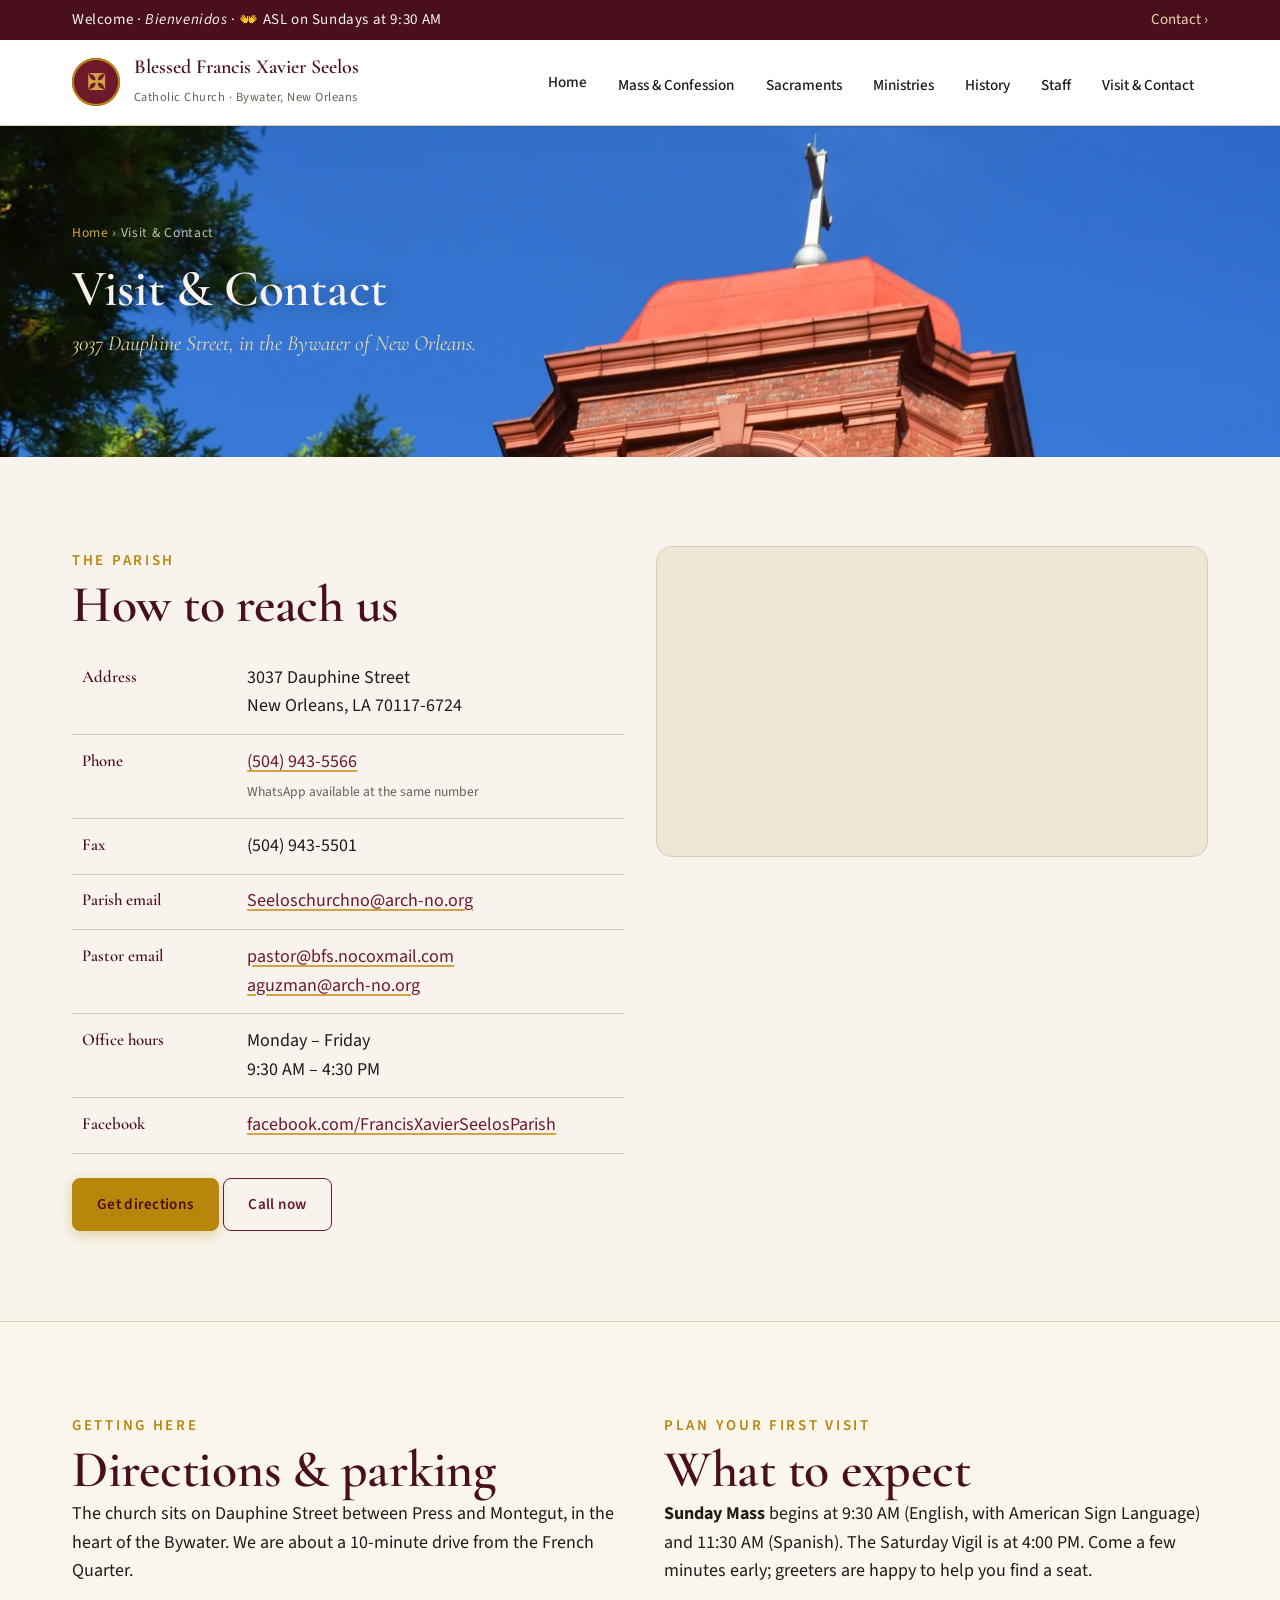
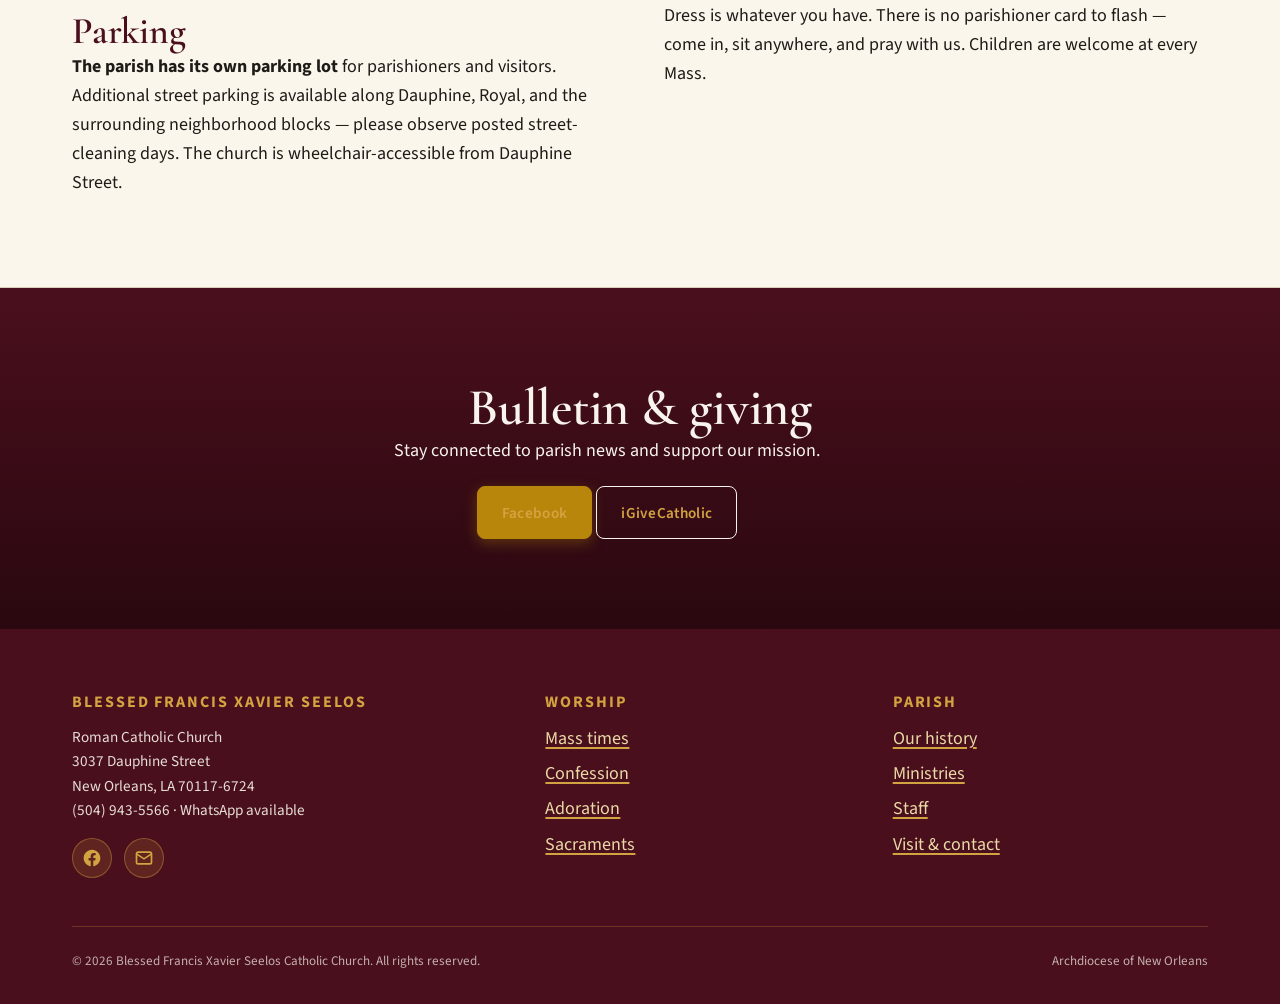
<file: visit.html>
<!doctype html>
<html lang="en">
<head>
<meta charset="utf-8" />
<meta name="viewport" content="width=device-width, initial-scale=1" />
<title>Visit &amp; Contact · Blessed Francis Xavier Seelos Church</title>
<meta name="description" content="Visit Blessed Francis Xavier Seelos Catholic Church at 3037 Dauphine Street in the Bywater of New Orleans. Directions, parking, office hours, phone, email, and WhatsApp." />
<meta name="theme-color" content="#6e1a2c" />
<link rel="icon" href="/assets/icons/favicon.ico" />
<link rel="apple-touch-icon" href="/assets/icons/favicon-180.png" />
<link rel="canonical" href="https://seeloschurchno.org/visit.html" />
<meta property="og:title" content="Visit Blessed Francis Xavier Seelos Church" />
<meta property="og:image" content="https://seeloschurchno.org/assets/img/og.jpg" />
<meta property="og:type" content="website" />
<link rel="preconnect" href="https://fonts.googleapis.com" />
<link rel="preconnect" href="https://fonts.gstatic.com" crossorigin />
<link rel="stylesheet" href="https://fonts.googleapis.com/css2?family=Cormorant+Garamond:ital,wght@0,400;0,500;0,600;0,700;1,400&family=Source+Sans+3:wght@400;500;600;700&display=swap" />
<link rel="stylesheet" href="/assets/css/styles.css?v=202604301646" />
</head>
<body>
<a href="#main" class="skip-link">Skip to main content</a>

<div class="top-bar"><div class="container top-bar__inner"><span class="top-bar__welcome">Welcome · <em>Bienvenidos</em> · 👐 ASL on Sundays at 9:30&nbsp;AM</span><a href="/visit.html#contact">Contact &rsaquo;</a></div></div>

<header class="site-header" role="banner"><div class="container site-header__inner">
  <a class="brand" href="/" aria-label="Home"><span class="brand__mark" aria-hidden="true">✠</span><span><span class="brand__name">Blessed Francis Xavier Seelos</span><br/><span class="brand__sub">Catholic Church · Bywater, New Orleans</span></span></a>
  <button class="nav-toggle" type="button" aria-controls="primary-nav" aria-expanded="false" aria-label="Open menu" data-nav-toggle><span class="nav-toggle__bars" aria-hidden="true"></span></button>
  <nav class="primary-nav" id="primary-nav" aria-label="Primary" data-nav data-open="false"><ul>
    <li><a href="/">Home</a></li>
    <li><a href="/mass-times.html">Mass &amp; Confession</a></li>
    <li><a href="/sacraments.html">Sacraments</a></li>
    <li><a href="/ministries.html">Ministries</a></li>
    <li><a href="/history.html">History</a></li>
    <li><a href="/staff.html">Staff</a></li>
    <li><a href="/visit.html">Visit &amp; Contact</a></li>
  </ul></nav>
</div></header>

<main id="main">

  <section class="page-header">
    <div class="page-header__media">
      <picture>
        <source type="image/webp" srcset="/assets/img/hero-tower-800.webp 800w, /assets/img/hero-tower-1200.webp 1200w, /assets/img/hero-tower-1600.webp 1600w" sizes="100vw" />
        <img src="/assets/img/hero-tower-1200.jpg" alt="" width="1200" height="1800" style="object-position: center 25%;" />
      </picture>
    </div>
    <div class="container">
      <p class="breadcrumbs"><a href="/">Home</a> &rsaquo; Visit &amp; Contact</p>
      <h1>Visit &amp; Contact</h1>
      <p class="page-header__sub">3037 Dauphine Street, in the Bywater of New Orleans.</p>
    </div>
  </section>

  <section class="section" id="contact">
    <div class="container">
      <div class="grid grid-2" style="align-items: start;">

        <div>
          <span class="eyebrow">The parish</span>
          <h2>How to reach us</h2>
          <table class="contact-table">
            <tbody>
              <tr>
                <th scope="row">Address</th>
                <td>3037 Dauphine Street<br/>New Orleans, LA 70117-6724</td>
              </tr>
              <tr>
                <th scope="row">Phone</th>
                <td><a href="tel:+15049435566">(504) 943-5566</a><br/><span style="font-size:0.85rem; color: var(--color-muted);">WhatsApp available at the same number</span></td>
              </tr>
              <tr>
                <th scope="row">Fax</th>
                <td>(504) 943-5501</td>
              </tr>
              <tr>
                <th scope="row">Parish email</th>
                <td><a href="mailto:Seeloschurchno@arch-no.org">Seeloschurchno@arch-no.org</a></td>
              </tr>
              <tr>
                <th scope="row">Pastor email</th>
                <td><a href="mailto:pastor@bfs.nocoxmail.com">pastor@bfs.nocoxmail.com</a><br/><a href="mailto:aguzman@arch-no.org">aguzman@arch-no.org</a></td>
              </tr>
              <tr>
                <th scope="row">Office hours</th>
                <td>Monday – Friday<br/>9:30 AM – 4:30 PM</td>
              </tr>
              <tr>
                <th scope="row">Facebook</th>
                <td><a href="https://www.facebook.com/FrancisXavierSeelosParish/" target="_blank" rel="noopener">facebook.com/FrancisXavierSeelosParish</a></td>
              </tr>
            </tbody>
          </table>

          <p style="margin-top: 1.5rem;">
            <a class="btn btn--primary" href="https://www.google.com/maps/dir/?api=1&destination=3037+Dauphine+St,+New+Orleans,+LA+70117" target="_blank" rel="noopener">Get directions</a>
            <a class="btn btn--ghost" href="tel:+15049435566">Call now</a>
          </p>
        </div>

        <div>
          <div class="map-frame">
            <iframe
              title="Map of Blessed Francis Xavier Seelos Church"
              src="https://www.google.com/maps?q=3037+Dauphine+St,+New+Orleans,+LA+70117&output=embed"
              loading="lazy"
              referrerpolicy="no-referrer-when-downgrade"
              allowfullscreen></iframe>
          </div>
        </div>
      </div>
    </div>
  </section>

  <section class="section section--feature">
    <div class="container">
      <div class="grid grid-2" style="gap: 3rem; align-items: start;">
        <div>
          <span class="eyebrow">Getting here</span>
          <h2>Directions &amp; parking</h2>
          <p>The church sits on Dauphine Street between Press and Montegut, in the heart of the Bywater. We are about a 10-minute drive from the French Quarter.</p>

          <h3 style="margin-top: 1.5rem;">Parking</h3>
          <p><strong>The parish has its own parking lot</strong> for parishioners and visitors. Additional street parking is available along Dauphine, Royal, and the surrounding neighborhood blocks &mdash; please observe posted street-cleaning days. The church is wheelchair-accessible from Dauphine Street.</p>
        </div>
        <div>
          <span class="eyebrow">Plan your first visit</span>
          <h2>What to expect</h2>
          <p><strong>Sunday Mass</strong> begins at 9:30 AM (English, with American Sign Language) and 11:30 AM (Spanish). The Saturday Vigil is at 4:00 PM. Come a few minutes early; greeters are happy to help you find a seat.</p>
          <p>Dress is whatever you have. There is no parishioner card to flash &mdash; come in, sit anywhere, and pray with us. Children are welcome at every Mass.</p>
        </div>
      </div>
    </div>
  </section>

  <section class="section section--dark">
    <div class="container container--narrow text-center">
      <h2 style="color: var(--color-cream);">Bulletin &amp; giving</h2>
      <p>Stay connected to parish news and support our mission.</p>
      <p style="margin-top: 1.25rem;">
        <a class="btn btn--primary" href="https://www.facebook.com/FrancisXavierSeelosParish/" target="_blank" rel="noopener">Facebook</a>
        <a class="btn btn--secondary" href="https://igivecatholic.org/" target="_blank" rel="noopener">iGiveCatholic</a>
      </p>
    </div>
  </section>

</main>

<footer class="site-footer"><div class="container">
  <div class="site-footer__grid">
    <div class="site-footer__brand"><h4>Blessed Francis Xavier Seelos</h4><p>Roman Catholic Church<br/>3037 Dauphine Street<br/>New Orleans, LA 70117-6724<br/>(504) 943-5566 · WhatsApp available</p>
      <div class="social-links"><a href="https://www.facebook.com/FrancisXavierSeelosParish/" aria-label="Facebook" target="_blank" rel="noopener"><svg width="20" height="20" viewBox="0 0 24 24" fill="currentColor" aria-hidden="true"><path d="M22 12.06C22 6.5 17.52 2 12 2S2 6.5 2 12.06c0 5 3.66 9.15 8.44 9.94v-7.03H7.9v-2.91h2.54V9.85c0-2.51 1.49-3.89 3.77-3.89 1.09 0 2.24.2 2.24.2v2.46h-1.26c-1.24 0-1.63.77-1.63 1.56v1.88h2.78l-.45 2.91h-2.33V22c4.78-.79 8.44-4.94 8.44-9.94z"/></svg></a><a href="mailto:Seeloschurchno@arch-no.org" aria-label="Email"><svg width="20" height="20" viewBox="0 0 24 24" fill="none" stroke="currentColor" stroke-width="2" aria-hidden="true"><rect x="3" y="5" width="18" height="14" rx="2"/><path d="M3 7l9 6 9-6"/></svg></a></div>
    </div>
    <div><h4>Worship</h4><ul><li><a href="/mass-times.html">Mass times</a></li><li><a href="/mass-times.html#confession">Confession</a></li><li><a href="/mass-times.html#adoration">Adoration</a></li><li><a href="/sacraments.html">Sacraments</a></li></ul></div>
    <div><h4>Parish</h4><ul><li><a href="/history.html">Our history</a></li><li><a href="/ministries.html">Ministries</a></li><li><a href="/staff.html">Staff</a></li><li><a href="/visit.html">Visit &amp; contact</a></li></ul></div>
  </div>
  <div class="site-footer__bottom"><span>&copy; <span data-year>2026</span> Blessed Francis Xavier Seelos Catholic Church. All rights reserved.</span><span>Archdiocese of New Orleans</span></div>
</div></footer>

<script src="/assets/js/main.js?v=202604301646" defer></script
</file>
<file: assets/css/styles.css>
/* =========================================================
   Blessed Francis Xavier Seelos Catholic Church
   Production stylesheet — mobile-first, semantic, accessible.
   --------------------------------------------------------- */

/* Design tokens */
:root {
  /* Liturgical-warm palette */
  --color-burgundy: #6e1a2c;
  --color-burgundy-deep: #4a0f1c;
  --color-burgundy-soft: #8a2538;
  --color-gold: #b8860b;
  --color-gold-soft: #d4a341;
  --color-gold-pale: #ead9a6;
  --color-cream: #f8f4ed;
  --color-cream-warm: #fbf6ec;
  --color-parchment: #efe7d6;
  --color-ink: #1f1b17;
  --color-ink-soft: #3d342b;
  --color-muted: #6b6055;
  --color-line: #d8cdb6;
  --color-teal: #1f7a82;       /* nods to the restored dome */
  --color-bg: var(--color-cream);
  --color-surface: #ffffff;

  /* Type */
  --font-serif: "Cormorant Garamond", "EB Garamond", Georgia, "Times New Roman", serif;
  --font-sans: "Source Sans 3", "Inter", -apple-system, BlinkMacSystemFont, "Segoe UI", Helvetica, Arial, sans-serif;
  --font-display: var(--font-serif);

  /* Scale */
  --step--1: clamp(0.85rem, 0.82rem + 0.15vw, 0.95rem);
  --step-0:  clamp(1.0rem, 0.97rem + 0.20vw, 1.125rem);
  --step-1:  clamp(1.15rem, 1.10rem + 0.30vw, 1.35rem);
  --step-2:  clamp(1.4rem, 1.30rem + 0.55vw, 1.75rem);
  --step-3:  clamp(1.75rem, 1.55rem + 1.0vw, 2.4rem);
  --step-4:  clamp(2.2rem, 1.8rem + 1.8vw, 3.4rem);
  --step-5:  clamp(2.6rem, 2.0rem + 3.0vw, 4.8rem);

  --line-tight: 1.15;
  --line-snug: 1.3;
  --line-base: 1.6;

  --radius-sm: 4px;
  --radius: 8px;
  --radius-lg: 16px;

  --shadow-sm: 0 1px 2px rgba(31, 27, 23, 0.06), 0 1px 3px rgba(31, 27, 23, 0.04);
  --shadow: 0 4px 8px rgba(31, 27, 23, 0.08), 0 8px 24px rgba(31, 27, 23, 0.06);
  --shadow-lg: 0 12px 32px rgba(31, 27, 23, 0.12);

  --container: 1200px;
  --container-narrow: 760px;
  --container-wide: 1400px;

  --space-1: 0.25rem;
  --space-2: 0.5rem;
  --space-3: 0.75rem;
  --space-4: 1rem;
  --space-5: 1.5rem;
  --space-6: 2rem;
  --space-7: 3rem;
  --space-8: 4rem;
  --space-9: 6rem;

  --transition: 200ms cubic-bezier(0.2, 0, 0.2, 1);
}

/* =========================================================
   Reset & base
   ========================================================= */
*, *::before, *::after { box-sizing: border-box; }
* { margin: 0; }

html {
  scroll-behavior: smooth;
  -webkit-text-size-adjust: 100%;
  text-rendering: optimizeLegibility;
  -webkit-font-smoothing: antialiased;
  -moz-osx-font-smoothing: grayscale;
}

body {
  font-family: var(--font-sans);
  font-size: var(--step-0);
  line-height: var(--line-base);
  color: var(--color-ink);
  background: var(--color-bg);
  min-height: 100vh;
  display: flex;
  flex-direction: column;
}

img, picture, svg { max-width: 100%; height: auto; display: block; }
img { font-style: italic; background-color: var(--color-parchment); }

input, button, textarea, select { font: inherit; color: inherit; }
button { cursor: pointer; }

a {
  color: var(--color-burgundy);
  text-decoration-color: var(--color-gold-soft);
  text-decoration-thickness: 1.5px;
  text-underline-offset: 0.18em;
  transition: color var(--transition);
}
a:hover { color: var(--color-burgundy-deep); }
a:focus-visible {
  outline: 2px solid var(--color-gold);
  outline-offset: 3px;
  border-radius: var(--radius-sm);
}

h1, h2, h3, h4, h5, h6 {
  font-family: var(--font-display);
  font-weight: 600;
  line-height: var(--line-tight);
  color: var(--color-burgundy-deep);
  letter-spacing: -0.005em;
}

h1 { font-size: var(--step-5); font-weight: 600; }
h2 { font-size: var(--step-4); }
h3 { font-size: var(--step-3); }
h4 { font-size: var(--step-2); }
h5 { font-size: var(--step-1); }

p { max-width: 70ch; }
p + p { margin-top: 1rem; }

ul, ol { padding-left: 1.25rem; }
li + li { margin-top: 0.35rem; }

hr {
  border: 0;
  height: 1px;
  background: linear-gradient(90deg, transparent, var(--color-line) 20%, var(--color-line) 80%, transparent);
  margin: var(--space-7) 0;
}

::selection { background: var(--color-gold-pale); color: var(--color-burgundy-deep); }

/* Skip link */
.skip-link {
  position: absolute;
  left: -9999px;
  top: 0;
  background: var(--color-burgundy-deep);
  color: var(--color-cream);
  padding: 0.75rem 1rem;
  z-index: 1000;
  border-radius: 0 0 var(--radius) 0;
}
.skip-link:focus { left: 0; outline: 2px solid var(--color-gold); }

/* =========================================================
   Layout helpers
   ========================================================= */
.container {
  width: 100%;
  max-width: var(--container);
  margin-inline: auto;
  padding-inline: clamp(1rem, 4vw, 2rem);
}
.container--narrow { max-width: var(--container-narrow); }
.container--wide { max-width: var(--container-wide); }

.section { padding-block: clamp(3rem, 7vw, 6rem); }
.section--tight { padding-block: clamp(2rem, 5vw, 4rem); }
.section--feature {
  background: var(--color-cream-warm);
  border-block: 1px solid var(--color-line);
}
.section--dark {
  background: linear-gradient(180deg, var(--color-burgundy-deep), #2a0810);
  color: var(--color-cream);
}
.section--dark h1, .section--dark h2, .section--dark h3, .section--dark h4 { color: var(--color-gold-pale); }
.section--dark a { color: var(--color-gold-soft); text-decoration-color: var(--color-gold); }
.section--dark a:hover { color: #fff; }

.eyebrow {
  font-family: var(--font-sans);
  font-size: var(--step--1);
  font-weight: 600;
  letter-spacing: 0.18em;
  text-transform: uppercase;
  color: var(--color-gold);
  margin-bottom: 0.5rem;
}

.lead {
  font-size: var(--step-1);
  font-family: var(--font-display);
  font-weight: 400;
  line-height: var(--line-snug);
  color: var(--color-ink-soft);
  font-style: italic;
}

/* Grid utilities */
.grid { display: grid; gap: var(--space-6); }
.grid-2 { grid-template-columns: 1fr; }
.grid-3 { grid-template-columns: 1fr; }
.grid-4 { grid-template-columns: 1fr; }
@media (min-width: 640px) {
  .grid-2 { grid-template-columns: repeat(2, 1fr); }
  .grid-3 { grid-template-columns: repeat(2, 1fr); }
  .grid-4 { grid-template-columns: repeat(2, 1fr); }
}
@media (min-width: 960px) {
  .grid-3 { grid-template-columns: repeat(3, 1fr); }
  .grid-4 { grid-template-columns: repeat(4, 1fr); }
}

.text-center { text-align: center; }
.mb-2 { margin-bottom: 0.5rem; }
.mb-4 { margin-bottom: 1rem; }
.mb-6 { margin-bottom: 2rem; }
.mt-6 { margin-top: 2rem; }

/* =========================================================
   Top bar (announcement + language hint)
   ========================================================= */
.top-bar {
  background: var(--color-burgundy-deep);
  color: var(--color-cream);
  font-size: var(--step--1);
  padding: 0.5rem 0;
}
.top-bar__inner {
  display: flex;
  justify-content: space-between;
  align-items: center;
  gap: 1rem;
  flex-wrap: wrap;
}
.top-bar a { color: var(--color-gold-pale); text-decoration: none; }
.top-bar a:hover { color: #fff; text-decoration: underline; }
.top-bar__welcome { letter-spacing: 0.04em; }

/* =========================================================
   Header / nav
   ========================================================= */
.site-header {
  background: var(--color-surface);
  border-bottom: 1px solid var(--color-line);
  position: sticky;
  top: 0;
  z-index: 100;
  box-shadow: var(--shadow-sm);
}
.site-header__inner {
  display: flex;
  align-items: center;
  justify-content: space-between;
  gap: 1rem;
  padding-block: 0.85rem;
}
.brand {
  display: flex;
  align-items: center;
  gap: 0.85rem;
  text-decoration: none;
  color: inherit;
}
.brand__mark {
  width: 48px;
  height: 48px;
  background: var(--color-burgundy);
  color: var(--color-gold-soft);
  border-radius: 50%;
  display: grid;
  place-items: center;
  font-family: var(--font-display);
  font-size: 1.4rem;
  font-weight: 700;
  flex-shrink: 0;
  box-shadow: inset 0 0 0 2px var(--color-gold);
}
.brand__name {
  font-family: var(--font-display);
  font-weight: 600;
  font-size: 1.1rem;
  line-height: 1.1;
  color: var(--color-burgundy-deep);
}
.brand__sub {
  font-family: var(--font-sans);
  font-size: 0.78rem;
  color: var(--color-muted);
  letter-spacing: 0.04em;
  margin-top: 2px;
}
@media (min-width: 600px) {
  .brand__name { font-size: 1.25rem; }
}

.nav-toggle {
  background: transparent;
  border: 1px solid var(--color-line);
  border-radius: var(--radius-sm);
  padding: 0.55rem 0.65rem;
  color: var(--color-burgundy-deep);
}
.nav-toggle__bars { display: block; width: 22px; height: 2px; background: currentColor; position: relative; }
.nav-toggle__bars::before, .nav-toggle__bars::after {
  content: ""; position: absolute; left: 0; width: 100%; height: 2px; background: currentColor;
}
.nav-toggle__bars::before { top: -7px; }
.nav-toggle__bars::after  { top: 7px; }
.nav-toggle[aria-expanded="true"] .nav-toggle__bars { background: transparent; }
.nav-toggle[aria-expanded="true"] .nav-toggle__bars::before { transform: rotate(45deg); top: 0; }
.nav-toggle[aria-expanded="true"] .nav-toggle__bars::after  { transform: rotate(-45deg); top: 0; }

.primary-nav {
  display: none;
}
.primary-nav[data-open="true"] {
  display: block;
  position: fixed;
  inset: auto 0 0 0;
  top: 64px;
  background: var(--color-cream-warm);
  border-top: 1px solid var(--color-line);
  padding: 1rem;
  max-height: calc(100vh - 64px);
  overflow-y: auto;
  box-shadow: var(--shadow-lg);
}
.primary-nav ul {
  list-style: none;
  padding: 0;
  display: flex;
  flex-direction: column;
  gap: 0.25rem;
}
.primary-nav a {
  display: block;
  padding: 0.65rem 0.75rem;
  text-decoration: none;
  color: var(--color-ink);
  font-weight: 500;
  border-radius: var(--radius-sm);
}
.primary-nav a:hover, .primary-nav a[aria-current="page"] {
  background: var(--color-parchment);
  color: var(--color-burgundy-deep);
}
.primary-nav a[aria-current="page"] {
  border-left: 3px solid var(--color-gold);
  padding-left: calc(0.75rem - 3px);
}

@media (min-width: 1024px) {
  .nav-toggle { display: none; }
  .primary-nav, .primary-nav[data-open="true"] {
    display: block;
    position: static;
    background: transparent;
    border: none;
    padding: 0;
    max-height: none;
    overflow: visible;
    box-shadow: none;
  }
  .primary-nav ul {
    flex-direction: row;
    align-items: center;
    gap: 0.25rem;
    flex-wrap: wrap;
  }
  .primary-nav a {
    padding: 0.5rem 0.85rem;
    font-size: 0.95rem;
  }
  .primary-nav a[aria-current="page"] {
    border-left: none;
    padding-left: 0.85rem;
    border-bottom: 2px solid var(--color-gold);
    border-radius: 0;
  }
}

/* =========================================================
   Hero — Cinematic full-bleed with text overlaid on bottom.
   Layout is deterministic on mobile and desktop:
   - Photo absolutely fills the entire hero box
   - Content is absolutely anchored to the bottom of the hero
   - A bottom-up gradient darkens ONLY the lower band where text lives,
     so the tower, the cross, and the sky stay pristine.
   ========================================================= */
.hero {
  position: relative;
  background: var(--color-burgundy-deep);
  color: var(--color-cream);
  overflow: hidden;
  isolation: isolate;
  min-height: 100vh;
  max-height: 1100px;
}

.hero__photo {
  position: absolute;
  inset: 0;
  z-index: 0;
}
.hero__photo picture {
  display: block;
  width: 100%;
  height: 100%;
}
.hero__photo img {
  width: 100%;
  height: 100%;
  object-fit: cover;
  object-position: center 28%;
  display: block;
}

/* Two-stop overlay:
   1) thin top fade so the sticky header reads against bright sky
   2) bottom-up darkening that begins around 50% and intensifies near the bottom */
.hero__overlay {
  position: absolute;
  inset: 0;
  z-index: 1;
  pointer-events: none;
  background:
    linear-gradient(180deg, rgba(20, 8, 12, 0.4) 0%, transparent 12%),
    linear-gradient(180deg,
      transparent 48%,
      rgba(20, 8, 12, 0.45) 68%,
      rgba(20, 8, 12, 0.82) 88%,
      rgba(20, 8, 12, 0.94) 100%);
}

/* Desktop: combine the bottom darkening with a soft bottom-LEFT wedge
   so the headline pops without dimming the tower on the right. */
@media (min-width: 900px) {
  .hero__overlay {
    background:
      linear-gradient(180deg, rgba(20, 8, 12, 0.4) 0%, transparent 12%),
      linear-gradient(15deg,
        rgba(20, 8, 12, 0.92) 0%,
        rgba(20, 8, 12, 0.7) 22%,
        rgba(20, 8, 12, 0.35) 42%,
        rgba(20, 8, 12, 0.08) 60%,
        transparent 78%);
  }
}

/* Content anchored to the bottom of the hero, layered above the gradient */
.hero__content {
  position: absolute;
  inset: auto 0 0 0;
  z-index: 2;
  width: 100%;
  padding-block: clamp(2.25rem, 5.5vw, 4.5rem);
}

.hero__content > .container {
  width: 100%;
  max-width: var(--container);
  margin-inline: auto;
  padding-inline: clamp(1.25rem, 4vw, 2rem);
}

.hero__inner {
  max-width: 640px;
}

.hero__eyebrow {
  font-size: 0.78rem;
  font-weight: 600;
  letter-spacing: 0.24em;
  text-transform: uppercase;
  color: var(--color-gold-soft);
  margin-bottom: 1.5rem;
  display: inline-flex;
  align-items: center;
  gap: 0.6rem;
  padding: 0.45rem 1.1rem;
  border: 1px solid rgba(212, 163, 65, 0.45);
  border-radius: 999px;
  background: rgba(20, 8, 12, 0.45);
  backdrop-filter: blur(8px);
  -webkit-backdrop-filter: blur(8px);
  width: fit-content;
}
.hero__eyebrow::before {
  content: "";
  width: 6px; height: 6px;
  border-radius: 50%;
  background: var(--color-gold-soft);
  box-shadow: 0 0 10px var(--color-gold);
}

.hero h1 {
  font-family: var(--font-display);
  font-style: italic;
  font-weight: 500;
  font-size: clamp(2.4rem, 6.2vw, 5.6rem);
  line-height: 0.98;
  letter-spacing: -0.02em;
  color: var(--color-cream);
  margin-bottom: 1.1rem;
  text-shadow: 0 6px 40px rgba(0, 0, 0, 0.6), 0 2px 10px rgba(0, 0, 0, 0.5);
}

.hero__attribution {
  display: block;
  font-family: var(--font-sans);
  font-style: normal;
  font-size: 0.86rem;
  font-weight: 600;
  letter-spacing: 0.18em;
  text-transform: uppercase;
  color: var(--color-gold-soft);
  margin-bottom: 1.75rem;
  text-shadow: 0 2px 12px rgba(0, 0, 0, 0.55);
}

.hero__sub {
  font-family: var(--font-display);
  font-size: clamp(1.1rem, 1.7vw, 1.45rem);
  font-weight: 400;
  color: rgba(248, 244, 237, 0.95);
  margin-bottom: 2.25rem;
  line-height: 1.45;
  max-width: 32em;
  text-shadow: 0 2px 16px rgba(0, 0, 0, 0.55);
}
.hero__sub em {
  color: var(--color-gold-pale);
  font-style: italic;
}

.hero__cta {
  display: flex;
  flex-wrap: wrap;
  gap: 0.85rem;
}

/* Decorative gold rule above the eyebrow on wide screens */
@media (min-width: 1100px) {
  .hero__inner::before {
    content: "";
    display: block;
    width: 72px;
    height: 2px;
    background: linear-gradient(90deg, var(--color-gold-soft), transparent);
    margin-bottom: 1.5rem;
  }
}

/* Mobile tweaks */
@media (max-width: 720px) {
  .hero { min-height: 92vh; max-height: none; }
  .hero__photo img { object-position: center 22%; }
  .hero__content { padding-block: clamp(2rem, 7vw, 3.5rem); }
  .hero__cta { gap: 0.6rem; }
  .hero__cta .btn { flex: 1 1 calc(50% - 0.3rem); justify-content: center; }
}

/* =========================================================
   Buttons
   ========================================================= */
.btn {
  display: inline-flex;
  align-items: center;
  justify-content: center;
  gap: 0.5rem;
  padding: 0.85rem 1.5rem;
  border-radius: var(--radius);
  font-weight: 600;
  text-decoration: none;
  border: 1.5px solid transparent;
  transition: background var(--transition), color var(--transition), transform var(--transition), box-shadow var(--transition);
  font-size: 0.95rem;
  letter-spacing: 0.02em;
  white-space: nowrap;
}
.btn:hover { transform: translateY(-1px); }
.btn:active { transform: translateY(0); }

.btn--primary {
  background: var(--color-gold);
  color: var(--color-burgundy-deep);
  border-color: var(--color-gold);
  box-shadow: 0 4px 14px rgba(184, 134, 11, 0.35);
}
.btn--primary:hover {
  background: var(--color-gold-soft);
  color: var(--color-burgundy-deep);
}

.btn--secondary {
  background: transparent;
  color: var(--color-cream);
  border-color: var(--color-cream);
}
.btn--secondary:hover {
  background: var(--color-cream);
  color: var(--color-burgundy-deep);
}

.btn--ghost {
  background: transparent;
  color: var(--color-burgundy);
  border-color: var(--color-burgundy);
}
.btn--ghost:hover {
  background: var(--color-burgundy);
  color: var(--color-cream);
}

.btn--small { padding: 0.55rem 1rem; font-size: 0.85rem; }

/* =========================================================
   Mass-times card / schedule grid
   ========================================================= */
.schedule {
  background: var(--color-surface);
  border: 1px solid var(--color-line);
  border-radius: var(--radius-lg);
  padding: clamp(1.5rem, 4vw, 2.5rem);
  box-shadow: var(--shadow);
}
.schedule__title {
  display: flex;
  align-items: baseline;
  gap: 0.6rem;
  margin-bottom: 1.5rem;
  border-bottom: 1px solid var(--color-line);
  padding-bottom: 0.85rem;
}
.schedule__title h3 {
  font-size: var(--step-2);
  margin: 0;
}
.schedule__title-icon { color: var(--color-gold); }

.schedule__row {
  display: grid;
  grid-template-columns: 110px 1fr;
  gap: 0.5rem 1rem;
  padding: 0.7rem 0;
  border-bottom: 1px dashed var(--color-line);
  align-items: baseline;
}
.schedule__row:last-child { border-bottom: 0; }
.schedule__day {
  font-family: var(--font-display);
  font-weight: 600;
  font-size: 1.05rem;
  color: var(--color-burgundy-deep);
  letter-spacing: 0.01em;
}
.schedule__times {
  display: flex;
  flex-direction: column;
  gap: 0.35rem;
}
.schedule__entry {
  display: flex;
  flex-wrap: wrap;
  align-items: center;
  gap: 0.5rem;
  font-size: 0.98rem;
}
.schedule__time {
  font-weight: 600;
  font-variant-numeric: tabular-nums;
  color: var(--color-ink);
  min-width: 4.6rem;
}
.schedule__lang {
  display: inline-block;
  padding: 0.1rem 0.55rem;
  border-radius: 999px;
  font-size: 0.72rem;
  font-weight: 700;
  letter-spacing: 0.08em;
  text-transform: uppercase;
}
.lang-en { background: #f1e9d4; color: #6e1a2c; }
.lang-es { background: #fbe3c7; color: #7c3a0d; }
.lang-asl { background: #d2e7e9; color: #1f5a62; }
.schedule__note {
  color: var(--color-muted);
  font-size: 0.9rem;
}
.schedule__row.is-today {
  background: linear-gradient(90deg, rgba(212, 163, 65, 0.12), transparent);
  border-radius: var(--radius);
  padding-inline: 0.5rem;
}
.schedule__row.is-today .schedule__day {
  color: var(--color-gold);
}
.schedule__row.is-today .schedule__day::after {
  content: " · TODAY";
  font-size: 0.7rem;
  color: var(--color-gold);
  letter-spacing: 0.1em;
}

@media (max-width: 480px) {
  .schedule__row { grid-template-columns: 1fr; gap: 0.25rem; }
}

/* =========================================================
   Cards
   ========================================================= */
.card {
  background: var(--color-surface);
  border: 1px solid var(--color-line);
  border-radius: var(--radius-lg);
  overflow: hidden;
  display: flex;
  flex-direction: column;
  transition: transform var(--transition), box-shadow var(--transition);
}
.card:hover { transform: translateY(-3px); box-shadow: var(--shadow); }
.card__media {
  aspect-ratio: 4 / 3;
  overflow: hidden;
  background: var(--color-parchment);
}
.card__media img {
  width: 100%;
  height: 100%;
  object-fit: cover;
}
.card__body {
  padding: 1.25rem 1.5rem 1.5rem;
  display: flex;
  flex-direction: column;
  gap: 0.6rem;
  flex: 1;
}
.card__body h3 {
  font-size: var(--step-2);
  margin: 0;
}
.card__body p {
  color: var(--color-ink-soft);
  font-size: 0.96rem;
}
.card__footer {
  margin-top: auto;
  padding-top: 0.75rem;
}

/* Ministry tile (text-only, denser) */
.tile {
  background: var(--color-surface);
  border: 1px solid var(--color-line);
  border-left: 4px solid var(--color-gold);
  border-radius: var(--radius);
  padding: 1.25rem 1.4rem;
}
.tile h4 {
  font-size: var(--step-1);
  color: var(--color-burgundy-deep);
  margin-bottom: 0.4rem;
}
.tile p {
  font-size: 0.95rem;
  color: var(--color-ink-soft);
  margin: 0;
}
.tile--service { border-left-color: var(--color-teal); }
.tile--formational { border-left-color: var(--color-burgundy); }
.tile--liturgical { border-left-color: var(--color-gold); }
.tile--community { border-left-color: var(--color-burgundy-soft); }

/* =========================================================
   Welcome section
   ========================================================= */
.welcome {
  display: grid;
  gap: 3rem;
  align-items: center;
}
@media (min-width: 900px) {
  .welcome { grid-template-columns: 1.1fr 1fr; gap: 5rem; }
}
.welcome__media img {
  border-radius: var(--radius-lg);
  box-shadow: var(--shadow-lg);
  aspect-ratio: 3/4;
  object-fit: cover;
  width: 100%;
}

/* Pastor block */
.pastor {
  display: grid;
  gap: 2rem;
  align-items: center;
}
@media (min-width: 800px) {
  .pastor { grid-template-columns: 280px 1fr; gap: 3rem; }
}
.pastor__photo img {
  border-radius: var(--radius-lg);
  box-shadow: var(--shadow);
  aspect-ratio: 3/4;
  object-fit: cover;
}
.pastor blockquote {
  border-left: 3px solid var(--color-gold);
  padding-left: 1.25rem;
  font-family: var(--font-display);
  font-style: italic;
  font-size: var(--step-1);
  color: var(--color-ink-soft);
  margin: 1rem 0;
}

/* =========================================================
   Bilingual block
   ========================================================= */
.bilingual {
  display: grid;
  gap: 2rem;
}
@media (min-width: 768px) {
  .bilingual { grid-template-columns: 1fr 1fr; gap: 3rem; }
}
.bilingual__col {
  border-top: 3px solid var(--color-gold);
  padding-top: 1.25rem;
}
.bilingual__col h3 {
  font-size: var(--step-1);
  margin-bottom: 0.75rem;
}
.bilingual__col[lang="es"] h3 { color: var(--color-burgundy); }

/* =========================================================
   Timeline (history page)
   ========================================================= */
.timeline {
  position: relative;
  padding-left: 2rem;
  border-left: 2px solid var(--color-gold);
  margin: 2rem 0;
}
.timeline__entry {
  position: relative;
  padding: 0.5rem 0 2rem 1rem;
}
.timeline__entry::before {
  content: "";
  position: absolute;
  left: -2.5rem;
  top: 1rem;
  width: 14px;
  height: 14px;
  border-radius: 50%;
  background: var(--color-gold);
  border: 3px solid var(--color-cream);
  box-shadow: 0 0 0 2px var(--color-gold);
}
.timeline__year {
  font-family: var(--font-display);
  font-size: 1.4rem;
  font-weight: 700;
  color: var(--color-burgundy);
  margin-bottom: 0.25rem;
  display: block;
}
.timeline__entry h3 {
  font-size: var(--step-1);
  margin-bottom: 0.5rem;
}
.timeline__entry p {
  color: var(--color-ink-soft);
}

/* =========================================================
   Photo feature
   ========================================================= */
.photo-feature {
  position: relative;
  border-radius: var(--radius-lg);
  overflow: hidden;
  box-shadow: var(--shadow-lg);
}
.photo-feature img {
  width: 100%;
  height: auto;
  display: block;
}
.photo-feature__caption {
  padding: 1rem 1.5rem;
  background: var(--color-cream-warm);
  font-size: 0.9rem;
  color: var(--color-ink-soft);
  font-style: italic;
}

/* Fire story panel — designed to feel reverent, not sensational */
.fire-stories {
  background:
    radial-gradient(ellipse at top right, rgba(110, 26, 44, 0.06), transparent 60%),
    var(--color-cream-warm);
  border: 1px solid var(--color-line);
  border-radius: var(--radius-lg);
  padding: clamp(1.5rem, 5vw, 3rem);
}
.fire-stories blockquote {
  border-left: 3px solid var(--color-burgundy);
  padding: 0.5rem 0 0.5rem 1.5rem;
  font-family: var(--font-display);
  font-size: var(--step-1);
  font-style: italic;
  color: var(--color-ink);
  margin: 1.25rem 0;
}
.fire-stories blockquote cite {
  display: block;
  font-size: 0.9rem;
  font-style: normal;
  color: var(--color-muted);
  margin-top: 0.5rem;
  font-family: var(--font-sans);
  letter-spacing: 0.04em;
}

/* =========================================================
   Footer
   ========================================================= */
.site-footer {
  background: var(--color-burgundy-deep);
  color: var(--color-cream);
  padding-block: var(--space-8) var(--space-6);
  margin-top: auto;
}
.site-footer a { color: var(--color-gold-pale); }
.site-footer a:hover { color: #fff; }

.site-footer__grid {
  display: grid;
  gap: var(--space-6);
  grid-template-columns: 1fr;
}
@media (min-width: 700px) {
  .site-footer__grid { grid-template-columns: 1.4fr 1fr 1fr; }
}
.site-footer h4 {
  color: var(--color-gold-soft);
  font-size: 1rem;
  text-transform: uppercase;
  letter-spacing: 0.12em;
  margin-bottom: 0.85rem;
  font-family: var(--font-sans);
  font-weight: 700;
}
.site-footer ul { list-style: none; padding: 0; }
.site-footer li + li { margin-top: 0.4rem; }

.site-footer__brand p { font-size: 0.95rem; opacity: 0.9; }
.site-footer__bottom {
  margin-top: var(--space-7);
  padding-top: var(--space-5);
  border-top: 1px solid rgba(212, 163, 65, 0.25);
  font-size: 0.82rem;
  display: flex;
  justify-content: space-between;
  flex-wrap: wrap;
  gap: 0.75rem;
  color: rgba(248, 244, 237, 0.7);
}

.social-links {
  display: flex;
  gap: 0.75rem;
  margin-top: 1rem;
}
.social-links a {
  display: inline-grid;
  place-items: center;
  width: 40px;
  height: 40px;
  border-radius: 50%;
  background: rgba(212, 163, 65, 0.15);
  border: 1px solid rgba(212, 163, 65, 0.4);
  color: var(--color-gold-soft);
  text-decoration: none;
}
.social-links a:hover {
  background: var(--color-gold-soft);
  color: var(--color-burgundy-deep);
}

/* =========================================================
   Page header (sub-page banners)
   ========================================================= */
.page-header {
  background: linear-gradient(180deg, rgba(20, 8, 12, 0.55), rgba(20, 8, 12, 0.78)),
              var(--color-burgundy-deep);
  color: var(--color-cream);
  padding-block: clamp(3.5rem, 8vw, 6rem);
  position: relative;
  isolation: isolate;
  overflow: hidden;
}
.page-header__media {
  position: absolute;
  inset: 0;
  z-index: -1;
}
.page-header__media img {
  width: 100%;
  height: 100%;
  object-fit: cover;
  object-position: center 35%;
}
.page-header h1 {
  color: var(--color-cream);
  font-size: clamp(2.2rem, 4vw, 3.6rem);
  margin-bottom: 0.5rem;
  text-shadow: 0 2px 16px rgba(0,0,0,0.3);
}
.page-header__sub {
  font-family: var(--font-display);
  font-style: italic;
  font-size: var(--step-1);
  color: var(--color-gold-pale);
  max-width: 60ch;
}
.breadcrumbs {
  font-size: 0.85rem;
  letter-spacing: 0.05em;
  color: rgba(248, 244, 237, 0.75);
  margin-bottom: 1rem;
}
.breadcrumbs a { color: var(--color-gold-soft); text-decoration: none; }
.breadcrumbs a:hover { color: var(--color-cream); text-decoration: underline; }

/* =========================================================
   Tables (mass times alt)
   ========================================================= */
.contact-table {
  width: 100%;
  border-collapse: collapse;
  margin-top: 1rem;
}
.contact-table th, .contact-table td {
  text-align: left;
  padding: 0.8rem 0.6rem;
  border-bottom: 1px solid var(--color-line);
  vertical-align: top;
}
.contact-table th {
  font-family: var(--font-display);
  font-size: 1.05rem;
  color: var(--color-burgundy-deep);
  font-weight: 600;
  width: 30%;
}

/* =========================================================
   Map embed wrapper
   ========================================================= */
.map-frame {
  position: relative;
  width: 100%;
  aspect-ratio: 16 / 9;
  border-radius: var(--radius-lg);
  overflow: hidden;
  border: 1px solid var(--color-line);
  background: var(--color-parchment);
}
.map-frame iframe {
  position: absolute;
  inset: 0;
  width: 100%;
  height: 100%;
  border: 0;
}

/* =========================================================
   Utilities
   ========================================================= */
.visually-hidden {
  position: absolute !important;
  width: 1px; height: 1px;
  margin: -1px; padding: 0;
  overflow: hidden;
  clip: rect(0,0,0,0);
  white-space: nowrap;
  border: 0;
}
.no-print { }
@media print {
  .site-header, .site-footer, .nav-toggle, .top-bar, .hero__cta { display: none !important; }
  body { background: white; color: black; }
  a { text-decoration: underline; color: black; }
}

@media (prefers-reduced-motion: reduce) {
  * { animation: none !important; transition: none !important; scroll-behavior: auto !important; }
}
</file>
